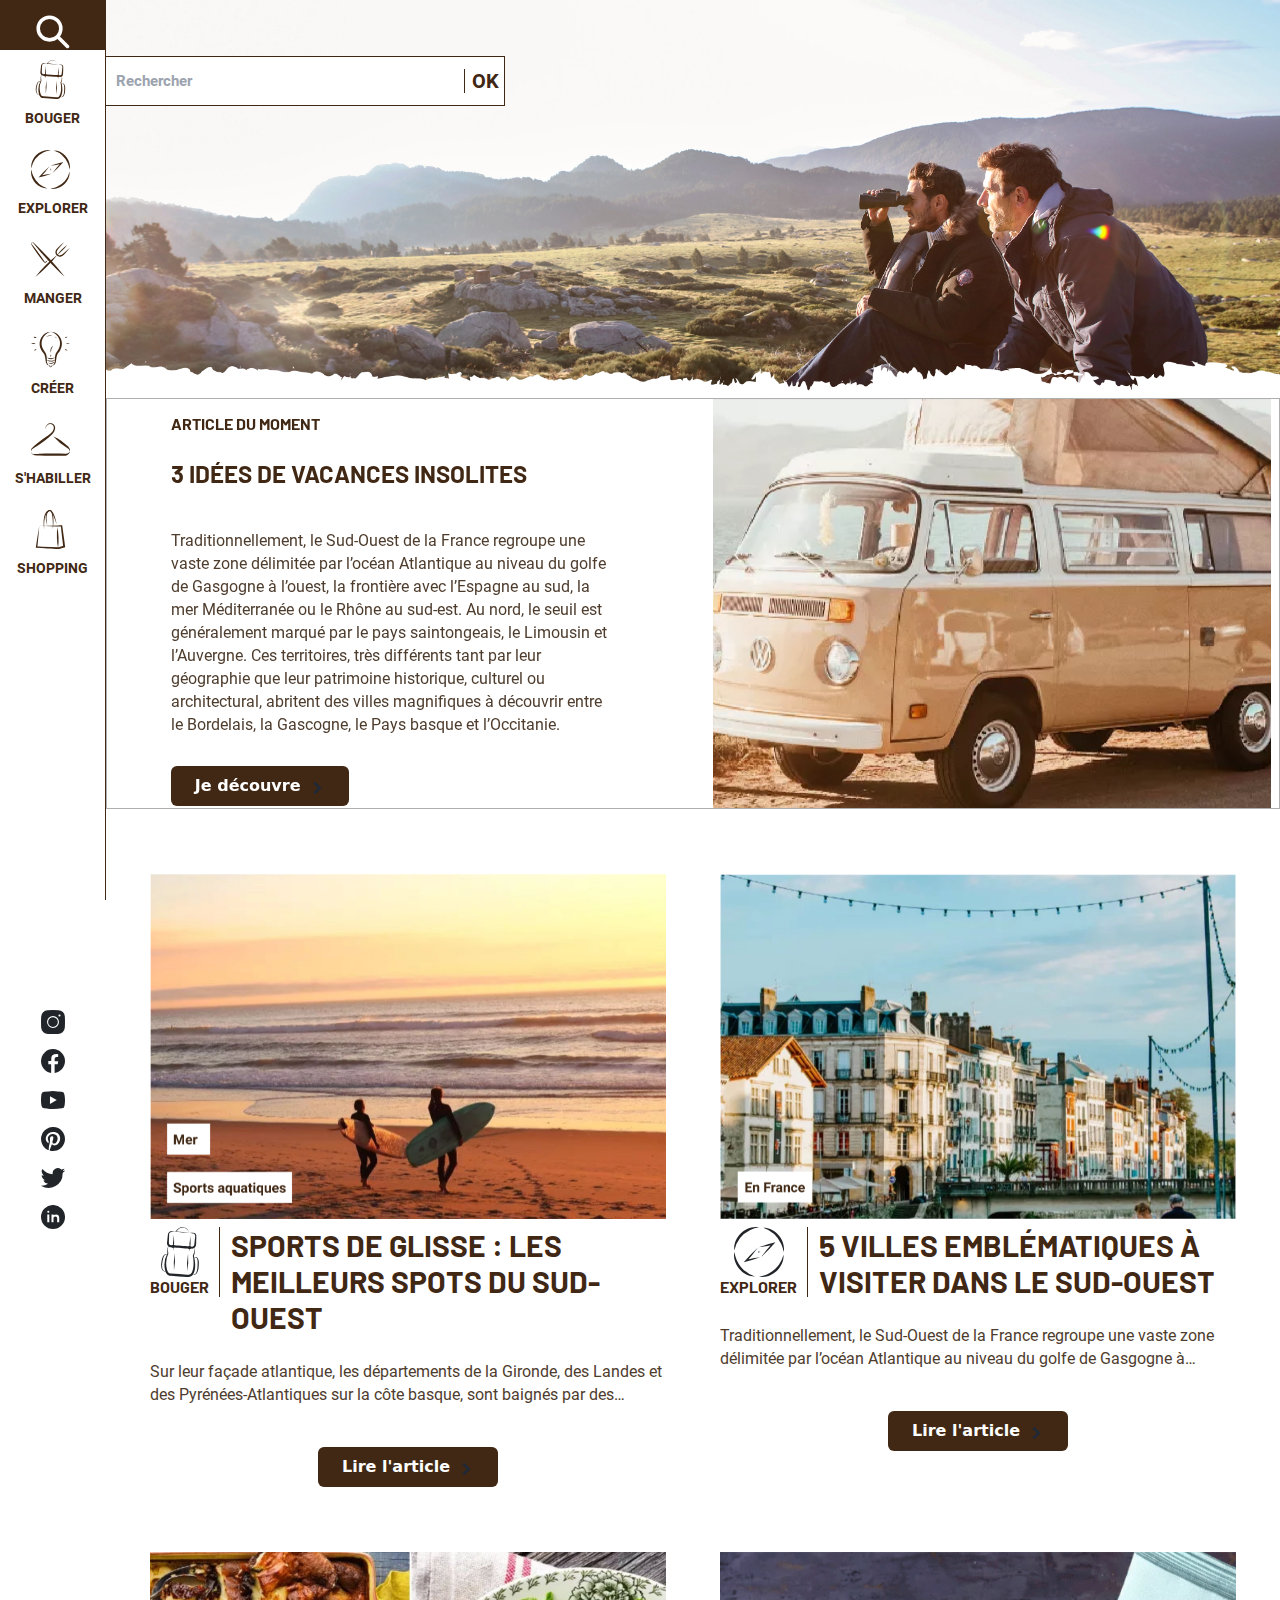
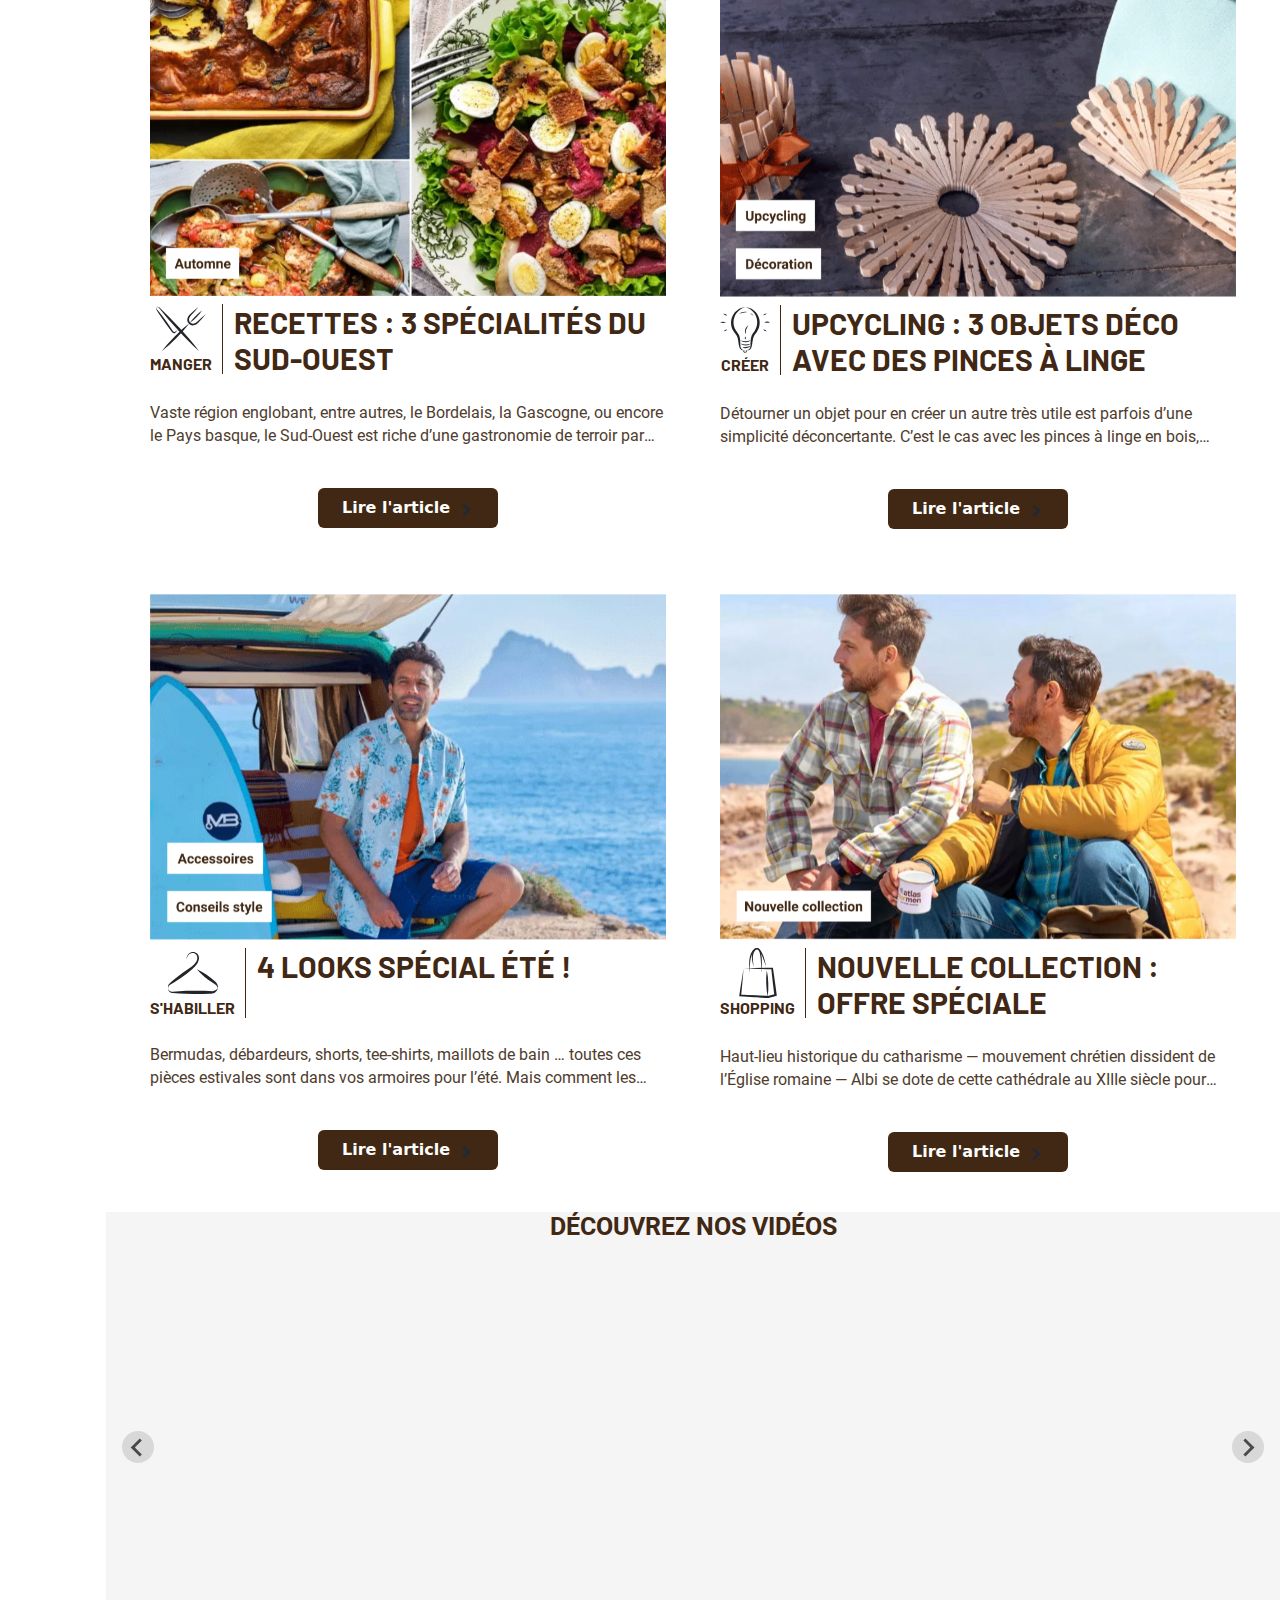
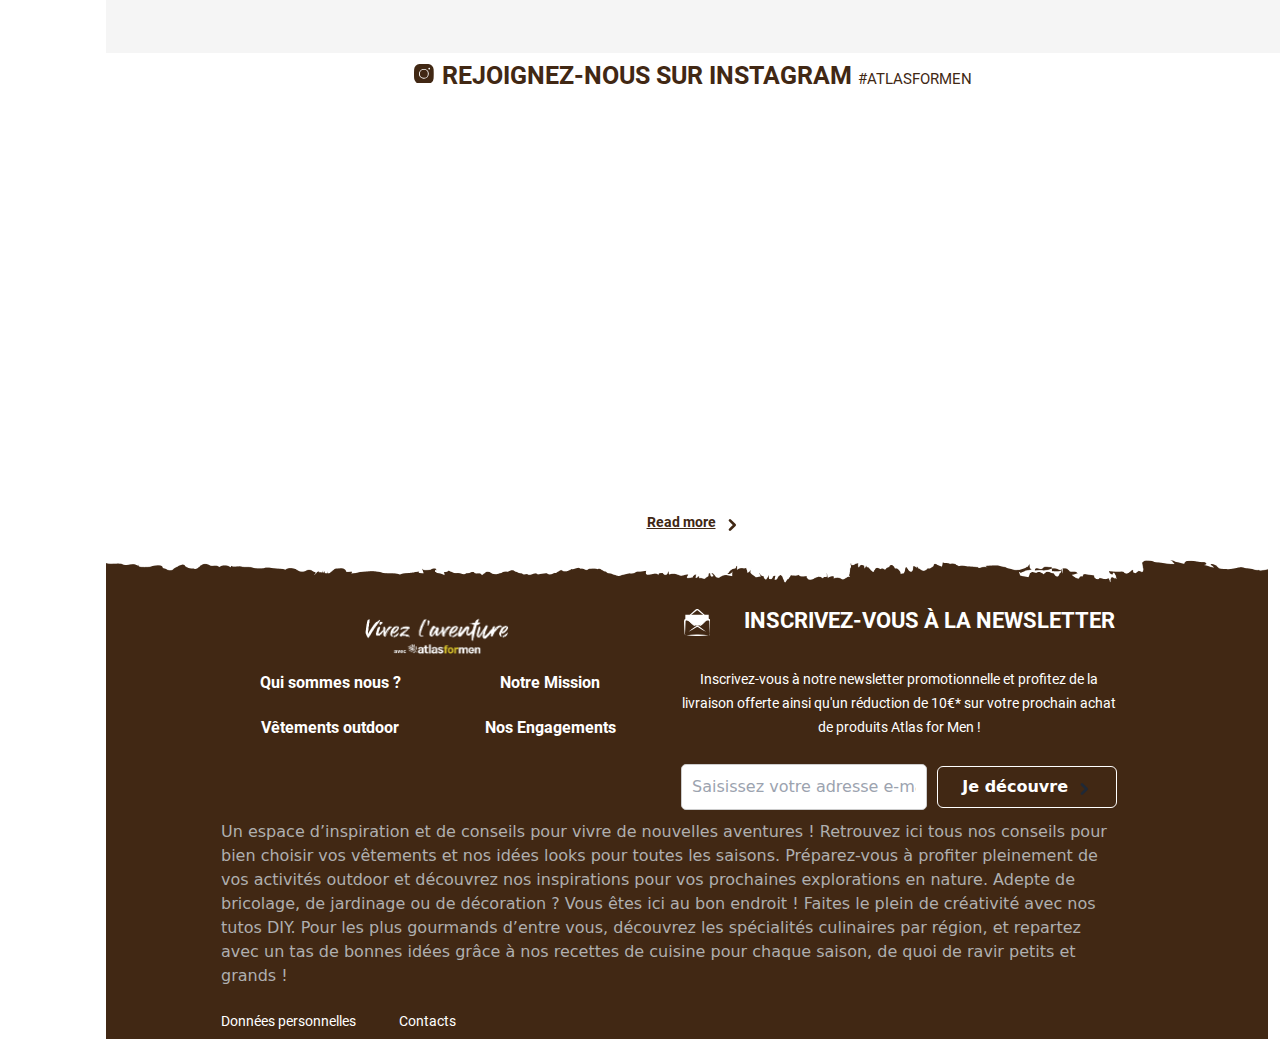
<file: index.csr.html>
<!doctype html>
<html lang="en" data-critters-container>
<head>
  <meta charset="utf-8">
  <base href="/">
  <meta name="viewport" content="width=device-width, initial-scale=1">
  <link rel="icon" type="image/x-icon" href="favicon.ico">
  <title>Front-End Development Test - CS Technologies -  Joshua Watanabe</title>
<style>@charset "UTF-8";*,:before,:after{--tw-border-spacing-x:0;--tw-border-spacing-y:0;--tw-translate-x:0;--tw-translate-y:0;--tw-rotate:0;--tw-skew-x:0;--tw-skew-y:0;--tw-scale-x:1;--tw-scale-y:1;--tw-pan-x: ;--tw-pan-y: ;--tw-pinch-zoom: ;--tw-scroll-snap-strictness:proximity;--tw-gradient-from-position: ;--tw-gradient-via-position: ;--tw-gradient-to-position: ;--tw-ordinal: ;--tw-slashed-zero: ;--tw-numeric-figure: ;--tw-numeric-spacing: ;--tw-numeric-fraction: ;--tw-ring-inset: ;--tw-ring-offset-width:0px;--tw-ring-offset-color:#fff;--tw-ring-color:rgb(59 130 246 / .5);--tw-ring-offset-shadow:0 0 #0000;--tw-ring-shadow:0 0 #0000;--tw-shadow:0 0 #0000;--tw-shadow-colored:0 0 #0000;--tw-blur: ;--tw-brightness: ;--tw-contrast: ;--tw-grayscale: ;--tw-hue-rotate: ;--tw-invert: ;--tw-saturate: ;--tw-sepia: ;--tw-drop-shadow: ;--tw-backdrop-blur: ;--tw-backdrop-brightness: ;--tw-backdrop-contrast: ;--tw-backdrop-grayscale: ;--tw-backdrop-hue-rotate: ;--tw-backdrop-invert: ;--tw-backdrop-opacity: ;--tw-backdrop-saturate: ;--tw-backdrop-sepia: ;--tw-contain-size: ;--tw-contain-layout: ;--tw-contain-paint: ;--tw-contain-style: }*,:before,:after{box-sizing:border-box;border-width:0;border-style:solid;border-color:#e5e7eb}:before,:after{--tw-content:""}html{line-height:1.5;-webkit-text-size-adjust:100%;-moz-tab-size:4;tab-size:4;font-family:ui-sans-serif,system-ui,sans-serif,"Apple Color Emoji","Segoe UI Emoji",Segoe UI Symbol,"Noto Color Emoji";font-feature-settings:normal;font-variation-settings:normal;-webkit-tap-highlight-color:transparent}body{margin:0;line-height:inherit}:root{--bs-blue:#0d6efd;--bs-indigo:#6610f2;--bs-purple:#6f42c1;--bs-pink:#d63384;--bs-red:#dc3545;--bs-orange:#fd7e14;--bs-yellow:#ffc107;--bs-green:#198754;--bs-teal:#20c997;--bs-cyan:#0dcaf0;--bs-black:#000;--bs-white:#fff;--bs-gray:#6c757d;--bs-gray-dark:#343a40;--bs-gray-100:#f8f9fa;--bs-gray-200:#e9ecef;--bs-gray-300:#dee2e6;--bs-gray-400:#ced4da;--bs-gray-500:#adb5bd;--bs-gray-600:#6c757d;--bs-gray-700:#495057;--bs-gray-800:#343a40;--bs-gray-900:#212529;--bs-primary:#0d6efd;--bs-secondary:#6c757d;--bs-success:#198754;--bs-info:#0dcaf0;--bs-warning:#ffc107;--bs-danger:#dc3545;--bs-light:#f8f9fa;--bs-dark:#212529;--bs-primary-rgb:13, 110, 253;--bs-secondary-rgb:108, 117, 125;--bs-success-rgb:25, 135, 84;--bs-info-rgb:13, 202, 240;--bs-warning-rgb:255, 193, 7;--bs-danger-rgb:220, 53, 69;--bs-light-rgb:248, 249, 250;--bs-dark-rgb:33, 37, 41;--bs-primary-text-emphasis:#052c65;--bs-secondary-text-emphasis:#2b2f32;--bs-success-text-emphasis:#0a3622;--bs-info-text-emphasis:#055160;--bs-warning-text-emphasis:#664d03;--bs-danger-text-emphasis:#58151c;--bs-light-text-emphasis:#495057;--bs-dark-text-emphasis:#495057;--bs-primary-bg-subtle:#cfe2ff;--bs-secondary-bg-subtle:#e2e3e5;--bs-success-bg-subtle:#d1e7dd;--bs-info-bg-subtle:#cff4fc;--bs-warning-bg-subtle:#fff3cd;--bs-danger-bg-subtle:#f8d7da;--bs-light-bg-subtle:#fcfcfd;--bs-dark-bg-subtle:#ced4da;--bs-primary-border-subtle:#9ec5fe;--bs-secondary-border-subtle:#c4c8cb;--bs-success-border-subtle:#a3cfbb;--bs-info-border-subtle:#9eeaf9;--bs-warning-border-subtle:#ffe69c;--bs-danger-border-subtle:#f1aeb5;--bs-light-border-subtle:#e9ecef;--bs-dark-border-subtle:#adb5bd;--bs-white-rgb:255, 255, 255;--bs-black-rgb:0, 0, 0;--bs-font-sans-serif:system-ui, -apple-system, "Segoe UI", Roboto, "Helvetica Neue", "Noto Sans", "Liberation Sans", Arial, sans-serif, "Apple Color Emoji", "Segoe UI Emoji", "Segoe UI Symbol", "Noto Color Emoji";--bs-font-monospace:SFMono-Regular, Menlo, Monaco, Consolas, "Liberation Mono", "Courier New", monospace;--bs-gradient:linear-gradient(180deg, rgba(255, 255, 255, .15), rgba(255, 255, 255, 0));--bs-body-font-family:var(--bs-font-sans-serif);--bs-body-font-size:1rem;--bs-body-font-weight:400;--bs-body-line-height:1.5;--bs-body-color:#212529;--bs-body-color-rgb:33, 37, 41;--bs-body-bg:#fff;--bs-body-bg-rgb:255, 255, 255;--bs-emphasis-color:#000;--bs-emphasis-color-rgb:0, 0, 0;--bs-secondary-color:rgba(33, 37, 41, .75);--bs-secondary-color-rgb:33, 37, 41;--bs-secondary-bg:#e9ecef;--bs-secondary-bg-rgb:233, 236, 239;--bs-tertiary-color:rgba(33, 37, 41, .5);--bs-tertiary-color-rgb:33, 37, 41;--bs-tertiary-bg:#f8f9fa;--bs-tertiary-bg-rgb:248, 249, 250;--bs-heading-color:inherit;--bs-link-color:#0d6efd;--bs-link-color-rgb:13, 110, 253;--bs-link-decoration:underline;--bs-link-hover-color:#0a58ca;--bs-link-hover-color-rgb:10, 88, 202;--bs-code-color:#d63384;--bs-highlight-color:#212529;--bs-highlight-bg:#fff3cd;--bs-border-width:1px;--bs-border-style:solid;--bs-border-color:#dee2e6;--bs-border-color-translucent:rgba(0, 0, 0, .175);--bs-border-radius:.375rem;--bs-border-radius-sm:.25rem;--bs-border-radius-lg:.5rem;--bs-border-radius-xl:1rem;--bs-border-radius-xxl:2rem;--bs-border-radius-2xl:var(--bs-border-radius-xxl);--bs-border-radius-pill:50rem;--bs-box-shadow:0 .5rem 1rem rgba(0, 0, 0, .15);--bs-box-shadow-sm:0 .125rem .25rem rgba(0, 0, 0, .075);--bs-box-shadow-lg:0 1rem 3rem rgba(0, 0, 0, .175);--bs-box-shadow-inset:inset 0 1px 2px rgba(0, 0, 0, .075);--bs-focus-ring-width:.25rem;--bs-focus-ring-opacity:.25;--bs-focus-ring-color:rgba(13, 110, 253, .25);--bs-form-valid-color:#198754;--bs-form-valid-border-color:#198754;--bs-form-invalid-color:#dc3545;--bs-form-invalid-border-color:#dc3545}*,*:before,*:after{box-sizing:border-box}@media (prefers-reduced-motion: no-preference){:root{scroll-behavior:smooth}}body{margin:0;font-family:var(--bs-body-font-family);font-size:var(--bs-body-font-size);font-weight:var(--bs-body-font-weight);line-height:var(--bs-body-line-height);color:var(--bs-body-color);text-align:var(--bs-body-text-align);background-color:var(--bs-body-bg);-webkit-text-size-adjust:100%;-webkit-tap-highlight-color:rgba(0,0,0,0)}:root{--bs-breakpoint-xs:0;--bs-breakpoint-sm:576px;--bs-breakpoint-md:768px;--bs-breakpoint-lg:992px;--bs-breakpoint-xl:1200px;--bs-breakpoint-xxl:1400px}</style><link rel="stylesheet" href="styles-6HFASCOI.css" media="print" onload="this.media='all'"><noscript><link rel="stylesheet" href="styles-6HFASCOI.css"></noscript></head>
<body>
  <app-root></app-root>

<script src="polyfills-FFHMD2TL.js" type="module"></script><script src="scripts-EI54N2ZT.js" defer></script><script src="main-MBWCELQU.js" type="module"></script></body>
</html>
</file>
<file: styles-6HFASCOI.css>
@charset "UTF-8";*,:before,:after{--tw-border-spacing-x: 0;--tw-border-spacing-y: 0;--tw-translate-x: 0;--tw-translate-y: 0;--tw-rotate: 0;--tw-skew-x: 0;--tw-skew-y: 0;--tw-scale-x: 1;--tw-scale-y: 1;--tw-pan-x: ;--tw-pan-y: ;--tw-pinch-zoom: ;--tw-scroll-snap-strictness: proximity;--tw-gradient-from-position: ;--tw-gradient-via-position: ;--tw-gradient-to-position: ;--tw-ordinal: ;--tw-slashed-zero: ;--tw-numeric-figure: ;--tw-numeric-spacing: ;--tw-numeric-fraction: ;--tw-ring-inset: ;--tw-ring-offset-width: 0px;--tw-ring-offset-color: #fff;--tw-ring-color: rgb(59 130 246 / .5);--tw-ring-offset-shadow: 0 0 #0000;--tw-ring-shadow: 0 0 #0000;--tw-shadow: 0 0 #0000;--tw-shadow-colored: 0 0 #0000;--tw-blur: ;--tw-brightness: ;--tw-contrast: ;--tw-grayscale: ;--tw-hue-rotate: ;--tw-invert: ;--tw-saturate: ;--tw-sepia: ;--tw-drop-shadow: ;--tw-backdrop-blur: ;--tw-backdrop-brightness: ;--tw-backdrop-contrast: ;--tw-backdrop-grayscale: ;--tw-backdrop-hue-rotate: ;--tw-backdrop-invert: ;--tw-backdrop-opacity: ;--tw-backdrop-saturate: ;--tw-backdrop-sepia: ;--tw-contain-size: ;--tw-contain-layout: ;--tw-contain-paint: ;--tw-contain-style: }::backdrop{--tw-border-spacing-x: 0;--tw-border-spacing-y: 0;--tw-translate-x: 0;--tw-translate-y: 0;--tw-rotate: 0;--tw-skew-x: 0;--tw-skew-y: 0;--tw-scale-x: 1;--tw-scale-y: 1;--tw-pan-x: ;--tw-pan-y: ;--tw-pinch-zoom: ;--tw-scroll-snap-strictness: proximity;--tw-gradient-from-position: ;--tw-gradient-via-position: ;--tw-gradient-to-position: ;--tw-ordinal: ;--tw-slashed-zero: ;--tw-numeric-figure: ;--tw-numeric-spacing: ;--tw-numeric-fraction: ;--tw-ring-inset: ;--tw-ring-offset-width: 0px;--tw-ring-offset-color: #fff;--tw-ring-color: rgb(59 130 246 / .5);--tw-ring-offset-shadow: 0 0 #0000;--tw-ring-shadow: 0 0 #0000;--tw-shadow: 0 0 #0000;--tw-shadow-colored: 0 0 #0000;--tw-blur: ;--tw-brightness: ;--tw-contrast: ;--tw-grayscale: ;--tw-hue-rotate: ;--tw-invert: ;--tw-saturate: ;--tw-sepia: ;--tw-drop-shadow: ;--tw-backdrop-blur: ;--tw-backdrop-brightness: ;--tw-backdrop-contrast: ;--tw-backdrop-grayscale: ;--tw-backdrop-hue-rotate: ;--tw-backdrop-invert: ;--tw-backdrop-opacity: ;--tw-backdrop-saturate: ;--tw-backdrop-sepia: ;--tw-contain-size: ;--tw-contain-layout: ;--tw-contain-paint: ;--tw-contain-style: }*,:before,:after{box-sizing:border-box;border-width:0;border-style:solid;border-color:#e5e7eb}:before,:after{--tw-content: ""}html,:host{line-height:1.5;-webkit-text-size-adjust:100%;-moz-tab-size:4;tab-size:4;font-family:ui-sans-serif,system-ui,sans-serif,"Apple Color Emoji","Segoe UI Emoji",Segoe UI Symbol,"Noto Color Emoji";font-feature-settings:normal;font-variation-settings:normal;-webkit-tap-highlight-color:transparent}body{margin:0;line-height:inherit}hr{height:0;color:inherit;border-top-width:1px}abbr:where([title]){text-decoration:underline dotted}h1,h2,h3,h4,h5,h6{font-size:inherit;font-weight:inherit}a{color:inherit;text-decoration:inherit}code,kbd,samp,pre{font-family:ui-monospace,SFMono-Regular,Menlo,Monaco,Consolas,Liberation Mono,Courier New,monospace;font-feature-settings:normal;font-variation-settings:normal;font-size:1em}small{font-size:80%}sub,sup{font-size:75%;line-height:0;position:relative;vertical-align:baseline}table{text-indent:0;border-color:inherit;border-collapse:collapse}button,input,optgroup,select,textarea{font-family:inherit;font-feature-settings:inherit;font-variation-settings:inherit;font-size:100%;font-weight:inherit;line-height:inherit;letter-spacing:inherit;color:inherit;margin:0;padding:0}button,input:where([type=button]),input:where([type=reset]),input:where([type=submit]){-webkit-appearance:button;background-color:transparent;background-image:none}:-moz-focusring{outline:auto}:-moz-ui-invalid{box-shadow:none}::-webkit-inner-spin-button,::-webkit-outer-spin-button{height:auto}::-webkit-file-upload-button{-webkit-appearance:button;font:inherit}summary{display:list-item}blockquote,dl,dd,h1,h2,h3,h4,h5,h6,hr,figure,p,pre{margin:0}fieldset{margin:0;padding:0}legend{padding:0}ol,ul,menu{list-style:none;margin:0;padding:0}dialog{padding:0}input::placeholder,textarea::placeholder{opacity:1;color:#9ca3af}button,[role=button]{cursor:pointer}:disabled{cursor:default}img,svg,video,canvas,audio,iframe,embed,object{display:block;vertical-align:middle}img,video{max-width:100%;height:auto}[hidden]:where(:not([hidden=until-found])){display:none}.container{width:100%}@media (min-width: 640px){.container{max-width:640px}}@media (min-width: 768px){.container{max-width:768px}}@media (min-width: 1024px){.container{max-width:1024px}}@media (min-width: 1280px){.container{max-width:1280px}}@media (min-width: 1536px){.container{max-width:1536px}}.fixed{position:fixed}.mx-auto{margin-left:auto;margin-right:auto}.mb-2{margin-bottom:.5rem}.ml-2{margin-left:.5rem}.mt-1{margin-top:.25rem}.flex{display:flex}.inline-flex{display:inline-flex}.h-4{height:1rem}.w-1\/2{width:50%}.w-4{width:1rem}.transform{transform:translate(var(--tw-translate-x),var(--tw-translate-y)) rotate(var(--tw-rotate)) skew(var(--tw-skew-x)) skewY(var(--tw-skew-y)) scaleX(var(--tw-scale-x)) scaleY(var(--tw-scale-y))}.items-center{align-items:center}.rounded{border-radius:.25rem}.rounded-lg{border-radius:.5rem}.border{border-width:1px}.border-white{--tw-border-opacity: 1;border-color:rgb(255 255 255 / var(--tw-border-opacity))}.bg-customBrown{--tw-bg-opacity: 1;background-color:rgb(65 40 20 / var(--tw-bg-opacity))}.px-4{padding-left:1rem;padding-right:1rem}.py-2{padding-top:.5rem;padding-bottom:.5rem}.text-center{text-align:center}.font-bold{font-weight:700}.text-customBrown{--tw-text-opacity: 1;color:rgb(65 40 20 / var(--tw-text-opacity))}.text-gray-800{--tw-text-opacity: 1;color:rgb(31 41 55 / var(--tw-text-opacity))}.text-white{--tw-text-opacity: 1;color:rgb(255 255 255 / var(--tw-text-opacity))}.underline{text-decoration-line:underline}.transition{transition-property:color,background-color,border-color,text-decoration-color,fill,stroke,opacity,box-shadow,transform,filter,backdrop-filter;transition-timing-function:cubic-bezier(.4,0,.2,1);transition-duration:.15s}.duration-300{transition-duration:.3s}.ease-in-out{transition-timing-function:cubic-bezier(.4,0,.2,1)}.group:hover .group-hover\:translate-x-2{--tw-translate-x: .5rem;transform:translate(var(--tw-translate-x),var(--tw-translate-y)) rotate(var(--tw-rotate)) skew(var(--tw-skew-x)) skewY(var(--tw-skew-y)) scaleX(var(--tw-scale-x)) scaleY(var(--tw-scale-y))}@media (prefers-color-scheme: dark){.dark\:text-customBrown{--tw-text-opacity: 1;color:rgb(65 40 20 / var(--tw-text-opacity))}.dark\:text-white{--tw-text-opacity: 1;color:rgb(255 255 255 / var(--tw-text-opacity))}}:root,[data-bs-theme=light]{--bs-blue: #0d6efd;--bs-indigo: #6610f2;--bs-purple: #6f42c1;--bs-pink: #d63384;--bs-red: #dc3545;--bs-orange: #fd7e14;--bs-yellow: #ffc107;--bs-green: #198754;--bs-teal: #20c997;--bs-cyan: #0dcaf0;--bs-black: #000;--bs-white: #fff;--bs-gray: #6c757d;--bs-gray-dark: #343a40;--bs-gray-100: #f8f9fa;--bs-gray-200: #e9ecef;--bs-gray-300: #dee2e6;--bs-gray-400: #ced4da;--bs-gray-500: #adb5bd;--bs-gray-600: #6c757d;--bs-gray-700: #495057;--bs-gray-800: #343a40;--bs-gray-900: #212529;--bs-primary: #0d6efd;--bs-secondary: #6c757d;--bs-success: #198754;--bs-info: #0dcaf0;--bs-warning: #ffc107;--bs-danger: #dc3545;--bs-light: #f8f9fa;--bs-dark: #212529;--bs-primary-rgb: 13, 110, 253;--bs-secondary-rgb: 108, 117, 125;--bs-success-rgb: 25, 135, 84;--bs-info-rgb: 13, 202, 240;--bs-warning-rgb: 255, 193, 7;--bs-danger-rgb: 220, 53, 69;--bs-light-rgb: 248, 249, 250;--bs-dark-rgb: 33, 37, 41;--bs-primary-text-emphasis: #052c65;--bs-secondary-text-emphasis: #2b2f32;--bs-success-text-emphasis: #0a3622;--bs-info-text-emphasis: #055160;--bs-warning-text-emphasis: #664d03;--bs-danger-text-emphasis: #58151c;--bs-light-text-emphasis: #495057;--bs-dark-text-emphasis: #495057;--bs-primary-bg-subtle: #cfe2ff;--bs-secondary-bg-subtle: #e2e3e5;--bs-success-bg-subtle: #d1e7dd;--bs-info-bg-subtle: #cff4fc;--bs-warning-bg-subtle: #fff3cd;--bs-danger-bg-subtle: #f8d7da;--bs-light-bg-subtle: #fcfcfd;--bs-dark-bg-subtle: #ced4da;--bs-primary-border-subtle: #9ec5fe;--bs-secondary-border-subtle: #c4c8cb;--bs-success-border-subtle: #a3cfbb;--bs-info-border-subtle: #9eeaf9;--bs-warning-border-subtle: #ffe69c;--bs-danger-border-subtle: #f1aeb5;--bs-light-border-subtle: #e9ecef;--bs-dark-border-subtle: #adb5bd;--bs-white-rgb: 255, 255, 255;--bs-black-rgb: 0, 0, 0;--bs-font-sans-serif: system-ui, -apple-system, "Segoe UI", Roboto, "Helvetica Neue", "Noto Sans", "Liberation Sans", Arial, sans-serif, "Apple Color Emoji", "Segoe UI Emoji", "Segoe UI Symbol", "Noto Color Emoji";--bs-font-monospace: SFMono-Regular, Menlo, Monaco, Consolas, "Liberation Mono", "Courier New", monospace;--bs-gradient: linear-gradient(180deg, rgba(255, 255, 255, .15), rgba(255, 255, 255, 0));--bs-body-font-family: var(--bs-font-sans-serif);--bs-body-font-size: 1rem;--bs-body-font-weight: 400;--bs-body-line-height: 1.5;--bs-body-color: #212529;--bs-body-color-rgb: 33, 37, 41;--bs-body-bg: #fff;--bs-body-bg-rgb: 255, 255, 255;--bs-emphasis-color: #000;--bs-emphasis-color-rgb: 0, 0, 0;--bs-secondary-color: rgba(33, 37, 41, .75);--bs-secondary-color-rgb: 33, 37, 41;--bs-secondary-bg: #e9ecef;--bs-secondary-bg-rgb: 233, 236, 239;--bs-tertiary-color: rgba(33, 37, 41, .5);--bs-tertiary-color-rgb: 33, 37, 41;--bs-tertiary-bg: #f8f9fa;--bs-tertiary-bg-rgb: 248, 249, 250;--bs-heading-color: inherit;--bs-link-color: #0d6efd;--bs-link-color-rgb: 13, 110, 253;--bs-link-decoration: underline;--bs-link-hover-color: #0a58ca;--bs-link-hover-color-rgb: 10, 88, 202;--bs-code-color: #d63384;--bs-highlight-color: #212529;--bs-highlight-bg: #fff3cd;--bs-border-width: 1px;--bs-border-style: solid;--bs-border-color: #dee2e6;--bs-border-color-translucent: rgba(0, 0, 0, .175);--bs-border-radius: .375rem;--bs-border-radius-sm: .25rem;--bs-border-radius-lg: .5rem;--bs-border-radius-xl: 1rem;--bs-border-radius-xxl: 2rem;--bs-border-radius-2xl: var(--bs-border-radius-xxl);--bs-border-radius-pill: 50rem;--bs-box-shadow: 0 .5rem 1rem rgba(0, 0, 0, .15);--bs-box-shadow-sm: 0 .125rem .25rem rgba(0, 0, 0, .075);--bs-box-shadow-lg: 0 1rem 3rem rgba(0, 0, 0, .175);--bs-box-shadow-inset: inset 0 1px 2px rgba(0, 0, 0, .075);--bs-focus-ring-width: .25rem;--bs-focus-ring-opacity: .25;--bs-focus-ring-color: rgba(13, 110, 253, .25);--bs-form-valid-color: #198754;--bs-form-valid-border-color: #198754;--bs-form-invalid-color: #dc3545;--bs-form-invalid-border-color: #dc3545}[data-bs-theme=dark]{color-scheme:dark;--bs-body-color: #dee2e6;--bs-body-color-rgb: 222, 226, 230;--bs-body-bg: #212529;--bs-body-bg-rgb: 33, 37, 41;--bs-emphasis-color: #fff;--bs-emphasis-color-rgb: 255, 255, 255;--bs-secondary-color: rgba(222, 226, 230, .75);--bs-secondary-color-rgb: 222, 226, 230;--bs-secondary-bg: #343a40;--bs-secondary-bg-rgb: 52, 58, 64;--bs-tertiary-color: rgba(222, 226, 230, .5);--bs-tertiary-color-rgb: 222, 226, 230;--bs-tertiary-bg: #2b3035;--bs-tertiary-bg-rgb: 43, 48, 53;--bs-primary-text-emphasis: #6ea8fe;--bs-secondary-text-emphasis: #a7acb1;--bs-success-text-emphasis: #75b798;--bs-info-text-emphasis: #6edff6;--bs-warning-text-emphasis: #ffda6a;--bs-danger-text-emphasis: #ea868f;--bs-light-text-emphasis: #f8f9fa;--bs-dark-text-emphasis: #dee2e6;--bs-primary-bg-subtle: #031633;--bs-secondary-bg-subtle: #161719;--bs-success-bg-subtle: #051b11;--bs-info-bg-subtle: #032830;--bs-warning-bg-subtle: #332701;--bs-danger-bg-subtle: #2c0b0e;--bs-light-bg-subtle: #343a40;--bs-dark-bg-subtle: #1a1d20;--bs-primary-border-subtle: #084298;--bs-secondary-border-subtle: #41464b;--bs-success-border-subtle: #0f5132;--bs-info-border-subtle: #087990;--bs-warning-border-subtle: #997404;--bs-danger-border-subtle: #842029;--bs-light-border-subtle: #495057;--bs-dark-border-subtle: #343a40;--bs-heading-color: inherit;--bs-link-color: #6ea8fe;--bs-link-hover-color: #8bb9fe;--bs-link-color-rgb: 110, 168, 254;--bs-link-hover-color-rgb: 139, 185, 254;--bs-code-color: #e685b5;--bs-highlight-color: #dee2e6;--bs-highlight-bg: #664d03;--bs-border-color: #495057;--bs-border-color-translucent: rgba(255, 255, 255, .15);--bs-form-valid-color: #75b798;--bs-form-valid-border-color: #75b798;--bs-form-invalid-color: #ea868f;--bs-form-invalid-border-color: #ea868f}*,*:before,*:after{box-sizing:border-box}@media (prefers-reduced-motion: no-preference){:root{scroll-behavior:smooth}}body{margin:0;font-family:var(--bs-body-font-family);font-size:var(--bs-body-font-size);font-weight:var(--bs-body-font-weight);line-height:var(--bs-body-line-height);color:var(--bs-body-color);text-align:var(--bs-body-text-align);background-color:var(--bs-body-bg);-webkit-text-size-adjust:100%;-webkit-tap-highlight-color:rgba(0,0,0,0)}hr{margin:1rem 0;color:inherit;border:0;border-top:var(--bs-border-width) solid;opacity:.25}h6,.h6,h5,.h5,h4,.h4,h3,.h3,h2,.h2,h1,.h1{margin-top:0;margin-bottom:.5rem;font-weight:500;line-height:1.2;color:var(--bs-heading-color)}h1,.h1{font-size:calc(1.375rem + 1.5vw)}@media (min-width: 1200px){h1,.h1{font-size:2.5rem}}h2,.h2{font-size:calc(1.325rem + .9vw)}@media (min-width: 1200px){h2,.h2{font-size:2rem}}h3,.h3{font-size:calc(1.3rem + .6vw)}@media (min-width: 1200px){h3,.h3{font-size:1.75rem}}h4,.h4{font-size:calc(1.275rem + .3vw)}@media (min-width: 1200px){h4,.h4{font-size:1.5rem}}h5,.h5{font-size:1.25rem}h6,.h6{font-size:1rem}p{margin-top:0;margin-bottom:1rem}abbr[title]{-webkit-text-decoration:underline dotted;text-decoration:underline dotted;cursor:help;-webkit-text-decoration-skip-ink:none;text-decoration-skip-ink:none}address{margin-bottom:1rem;font-style:normal;line-height:inherit}ol,ul{padding-left:2rem}ol,ul,dl{margin-top:0;margin-bottom:1rem}ol ol,ul ul,ol ul,ul ol{margin-bottom:0}dt{font-weight:700}dd{margin-bottom:.5rem;margin-left:0}blockquote{margin:0 0 1rem}b,strong{font-weight:bolder}small,.small{font-size:.875em}mark,.mark{padding:.1875em;color:var(--bs-highlight-color);background-color:var(--bs-highlight-bg)}sub,sup{position:relative;font-size:.75em;line-height:0;vertical-align:baseline}sub{bottom:-.25em}sup{top:-.5em}a{color:rgba(var(--bs-link-color-rgb),var(--bs-link-opacity, 1));text-decoration:underline}a:hover{--bs-link-color-rgb: var(--bs-link-hover-color-rgb)}a:not([href]):not([class]),a:not([href]):not([class]):hover{color:inherit;text-decoration:none}pre,code,kbd,samp{font-family:var(--bs-font-monospace);font-size:1em}pre{display:block;margin-top:0;margin-bottom:1rem;overflow:auto;font-size:.875em}pre code{font-size:inherit;color:inherit;word-break:normal}code{font-size:.875em;color:var(--bs-code-color);word-wrap:break-word}a>code{color:inherit}kbd{padding:.1875rem .375rem;font-size:.875em;color:var(--bs-body-bg);background-color:var(--bs-body-color);border-radius:.25rem}kbd kbd{padding:0;font-size:1em}figure{margin:0 0 1rem}img,svg{vertical-align:middle}table{caption-side:bottom;border-collapse:collapse}caption{padding-top:.5rem;padding-bottom:.5rem;color:var(--bs-secondary-color);text-align:left}th{text-align:inherit;text-align:-webkit-match-parent}thead,tbody,tfoot,tr,td,th{border-color:inherit;border-style:solid;border-width:0}label{display:inline-block}button{border-radius:0}button:focus:not(:focus-visible){outline:0}input,button,select,optgroup,textarea{margin:0;font-family:inherit;font-size:inherit;line-height:inherit}button,select{text-transform:none}[role=button]{cursor:pointer}select{word-wrap:normal}select:disabled{opacity:1}[list]:not([type=date]):not([type=datetime-local]):not([type=month]):not([type=week]):not([type=time])::-webkit-calendar-picker-indicator{display:none!important}button,[type=button],[type=reset],[type=submit]{-webkit-appearance:button}button:not(:disabled),[type=button]:not(:disabled),[type=reset]:not(:disabled),[type=submit]:not(:disabled){cursor:pointer}::-moz-focus-inner{padding:0;border-style:none}textarea{resize:vertical}fieldset{min-width:0;padding:0;margin:0;border:0}legend{float:left;width:100%;padding:0;margin-bottom:.5rem;font-size:calc(1.275rem + .3vw);line-height:inherit}@media (min-width: 1200px){legend{font-size:1.5rem}}legend+*{clear:left}::-webkit-datetime-edit-fields-wrapper,::-webkit-datetime-edit-text,::-webkit-datetime-edit-minute,::-webkit-datetime-edit-hour-field,::-webkit-datetime-edit-day-field,::-webkit-datetime-edit-month-field,::-webkit-datetime-edit-year-field{padding:0}::-webkit-inner-spin-button{height:auto}[type=search]{-webkit-appearance:textfield;outline-offset:-2px}::-webkit-search-decoration{-webkit-appearance:none}::-webkit-color-swatch-wrapper{padding:0}::-webkit-file-upload-button{font:inherit;-webkit-appearance:button}::file-selector-button{font:inherit;-webkit-appearance:button}output{display:inline-block}iframe{border:0}summary{display:list-item;cursor:pointer}progress{vertical-align:baseline}[hidden]{display:none!important}.lead{font-size:1.25rem;font-weight:300}.display-1{font-size:calc(1.625rem + 4.5vw);font-weight:300;line-height:1.2}@media (min-width: 1200px){.display-1{font-size:5rem}}.display-2{font-size:calc(1.575rem + 3.9vw);font-weight:300;line-height:1.2}@media (min-width: 1200px){.display-2{font-size:4.5rem}}.display-3{font-size:calc(1.525rem + 3.3vw);font-weight:300;line-height:1.2}@media (min-width: 1200px){.display-3{font-size:4rem}}.display-4{font-size:calc(1.475rem + 2.7vw);font-weight:300;line-height:1.2}@media (min-width: 1200px){.display-4{font-size:3.5rem}}.display-5{font-size:calc(1.425rem + 2.1vw);font-weight:300;line-height:1.2}@media (min-width: 1200px){.display-5{font-size:3rem}}.display-6{font-size:calc(1.375rem + 1.5vw);font-weight:300;line-height:1.2}@media (min-width: 1200px){.display-6{font-size:2.5rem}}.list-unstyled,.list-inline{padding-left:0;list-style:none}.list-inline-item{display:inline-block}.list-inline-item:not(:last-child){margin-right:.5rem}.initialism{font-size:.875em;text-transform:uppercase}.blockquote{margin-bottom:1rem;font-size:1.25rem}.blockquote>:last-child{margin-bottom:0}.blockquote-footer{margin-top:-1rem;margin-bottom:1rem;font-size:.875em;color:#6c757d}.blockquote-footer:before{content:"\2014\a0"}.img-fluid{max-width:100%;height:auto}.img-thumbnail{padding:.25rem;background-color:var(--bs-body-bg);border:var(--bs-border-width) solid var(--bs-border-color);border-radius:var(--bs-border-radius);max-width:100%;height:auto}.figure{display:inline-block}.figure-img{margin-bottom:.5rem;line-height:1}.figure-caption{font-size:.875em;color:var(--bs-secondary-color)}.container,.container-fluid,.container-xxl,.container-xl,.container-lg,.container-md,.container-sm{--bs-gutter-x: 1.5rem;--bs-gutter-y: 0;width:100%;padding-right:calc(var(--bs-gutter-x) * .5);padding-left:calc(var(--bs-gutter-x) * .5);margin-right:auto;margin-left:auto}@media (min-width: 576px){.container-sm,.container{max-width:540px}}@media (min-width: 768px){.container-md,.container-sm,.container{max-width:720px}}@media (min-width: 992px){.container-lg,.container-md,.container-sm,.container{max-width:960px}}@media (min-width: 1200px){.container-xl,.container-lg,.container-md,.container-sm,.container{max-width:1140px}}@media (min-width: 1400px){.container-xxl,.container-xl,.container-lg,.container-md,.container-sm,.container{max-width:1320px}}:root{--bs-breakpoint-xs: 0;--bs-breakpoint-sm: 576px;--bs-breakpoint-md: 768px;--bs-breakpoint-lg: 992px;--bs-breakpoint-xl: 1200px;--bs-breakpoint-xxl: 1400px}.row{--bs-gutter-x: 1.5rem;--bs-gutter-y: 0;display:flex;flex-wrap:wrap;margin-top:calc(-1 * var(--bs-gutter-y));margin-right:calc(-.5 * var(--bs-gutter-x));margin-left:calc(-.5 * var(--bs-gutter-x))}.row>*{flex-shrink:0;width:100%;max-width:100%;padding-right:calc(var(--bs-gutter-x) * .5);padding-left:calc(var(--bs-gutter-x) * .5);margin-top:var(--bs-gutter-y)}.col{flex:1 0 0%}.row-cols-auto>*{flex:0 0 auto;width:auto}.row-cols-1>*{flex:0 0 auto;width:100%}.row-cols-2>*{flex:0 0 auto;width:50%}.row-cols-3>*{flex:0 0 auto;width:33.33333333%}.row-cols-4>*{flex:0 0 auto;width:25%}.row-cols-5>*{flex:0 0 auto;width:20%}.row-cols-6>*{flex:0 0 auto;width:16.66666667%}.col-auto{flex:0 0 auto;width:auto}.col-1{flex:0 0 auto;width:8.33333333%}.col-2{flex:0 0 auto;width:16.66666667%}.col-3{flex:0 0 auto;width:25%}.col-4{flex:0 0 auto;width:33.33333333%}.col-5{flex:0 0 auto;width:41.66666667%}.col-6{flex:0 0 auto;width:50%}.col-7{flex:0 0 auto;width:58.33333333%}.col-8{flex:0 0 auto;width:66.66666667%}.col-9{flex:0 0 auto;width:75%}.col-10{flex:0 0 auto;width:83.33333333%}.col-11{flex:0 0 auto;width:91.66666667%}.col-12{flex:0 0 auto;width:100%}.offset-1{margin-left:8.33333333%}.offset-2{margin-left:16.66666667%}.offset-3{margin-left:25%}.offset-4{margin-left:33.33333333%}.offset-5{margin-left:41.66666667%}.offset-6{margin-left:50%}.offset-7{margin-left:58.33333333%}.offset-8{margin-left:66.66666667%}.offset-9{margin-left:75%}.offset-10{margin-left:83.33333333%}.offset-11{margin-left:91.66666667%}.g-0,.gx-0{--bs-gutter-x: 0}.g-0,.gy-0{--bs-gutter-y: 0}.g-1,.gx-1{--bs-gutter-x: .25rem}.g-1,.gy-1{--bs-gutter-y: .25rem}.g-2,.gx-2{--bs-gutter-x: .5rem}.g-2,.gy-2{--bs-gutter-y: .5rem}.g-3,.gx-3{--bs-gutter-x: 1rem}.g-3,.gy-3{--bs-gutter-y: 1rem}.g-4,.gx-4{--bs-gutter-x: 1.5rem}.g-4,.gy-4{--bs-gutter-y: 1.5rem}.g-5,.gx-5{--bs-gutter-x: 3rem}.g-5,.gy-5{--bs-gutter-y: 3rem}@media (min-width: 576px){.col-sm{flex:1 0 0%}.row-cols-sm-auto>*{flex:0 0 auto;width:auto}.row-cols-sm-1>*{flex:0 0 auto;width:100%}.row-cols-sm-2>*{flex:0 0 auto;width:50%}.row-cols-sm-3>*{flex:0 0 auto;width:33.33333333%}.row-cols-sm-4>*{flex:0 0 auto;width:25%}.row-cols-sm-5>*{flex:0 0 auto;width:20%}.row-cols-sm-6>*{flex:0 0 auto;width:16.66666667%}.col-sm-auto{flex:0 0 auto;width:auto}.col-sm-1{flex:0 0 auto;width:8.33333333%}.col-sm-2{flex:0 0 auto;width:16.66666667%}.col-sm-3{flex:0 0 auto;width:25%}.col-sm-4{flex:0 0 auto;width:33.33333333%}.col-sm-5{flex:0 0 auto;width:41.66666667%}.col-sm-6{flex:0 0 auto;width:50%}.col-sm-7{flex:0 0 auto;width:58.33333333%}.col-sm-8{flex:0 0 auto;width:66.66666667%}.col-sm-9{flex:0 0 auto;width:75%}.col-sm-10{flex:0 0 auto;width:83.33333333%}.col-sm-11{flex:0 0 auto;width:91.66666667%}.col-sm-12{flex:0 0 auto;width:100%}.offset-sm-0{margin-left:0}.offset-sm-1{margin-left:8.33333333%}.offset-sm-2{margin-left:16.66666667%}.offset-sm-3{margin-left:25%}.offset-sm-4{margin-left:33.33333333%}.offset-sm-5{margin-left:41.66666667%}.offset-sm-6{margin-left:50%}.offset-sm-7{margin-left:58.33333333%}.offset-sm-8{margin-left:66.66666667%}.offset-sm-9{margin-left:75%}.offset-sm-10{margin-left:83.33333333%}.offset-sm-11{margin-left:91.66666667%}.g-sm-0,.gx-sm-0{--bs-gutter-x: 0}.g-sm-0,.gy-sm-0{--bs-gutter-y: 0}.g-sm-1,.gx-sm-1{--bs-gutter-x: .25rem}.g-sm-1,.gy-sm-1{--bs-gutter-y: .25rem}.g-sm-2,.gx-sm-2{--bs-gutter-x: .5rem}.g-sm-2,.gy-sm-2{--bs-gutter-y: .5rem}.g-sm-3,.gx-sm-3{--bs-gutter-x: 1rem}.g-sm-3,.gy-sm-3{--bs-gutter-y: 1rem}.g-sm-4,.gx-sm-4{--bs-gutter-x: 1.5rem}.g-sm-4,.gy-sm-4{--bs-gutter-y: 1.5rem}.g-sm-5,.gx-sm-5{--bs-gutter-x: 3rem}.g-sm-5,.gy-sm-5{--bs-gutter-y: 3rem}}@media (min-width: 768px){.col-md{flex:1 0 0%}.row-cols-md-auto>*{flex:0 0 auto;width:auto}.row-cols-md-1>*{flex:0 0 auto;width:100%}.row-cols-md-2>*{flex:0 0 auto;width:50%}.row-cols-md-3>*{flex:0 0 auto;width:33.33333333%}.row-cols-md-4>*{flex:0 0 auto;width:25%}.row-cols-md-5>*{flex:0 0 auto;width:20%}.row-cols-md-6>*{flex:0 0 auto;width:16.66666667%}.col-md-auto{flex:0 0 auto;width:auto}.col-md-1{flex:0 0 auto;width:8.33333333%}.col-md-2{flex:0 0 auto;width:16.66666667%}.col-md-3{flex:0 0 auto;width:25%}.col-md-4{flex:0 0 auto;width:33.33333333%}.col-md-5{flex:0 0 auto;width:41.66666667%}.col-md-6{flex:0 0 auto;width:50%}.col-md-7{flex:0 0 auto;width:58.33333333%}.col-md-8{flex:0 0 auto;width:66.66666667%}.col-md-9{flex:0 0 auto;width:75%}.col-md-10{flex:0 0 auto;width:83.33333333%}.col-md-11{flex:0 0 auto;width:91.66666667%}.col-md-12{flex:0 0 auto;width:100%}.offset-md-0{margin-left:0}.offset-md-1{margin-left:8.33333333%}.offset-md-2{margin-left:16.66666667%}.offset-md-3{margin-left:25%}.offset-md-4{margin-left:33.33333333%}.offset-md-5{margin-left:41.66666667%}.offset-md-6{margin-left:50%}.offset-md-7{margin-left:58.33333333%}.offset-md-8{margin-left:66.66666667%}.offset-md-9{margin-left:75%}.offset-md-10{margin-left:83.33333333%}.offset-md-11{margin-left:91.66666667%}.g-md-0,.gx-md-0{--bs-gutter-x: 0}.g-md-0,.gy-md-0{--bs-gutter-y: 0}.g-md-1,.gx-md-1{--bs-gutter-x: .25rem}.g-md-1,.gy-md-1{--bs-gutter-y: .25rem}.g-md-2,.gx-md-2{--bs-gutter-x: .5rem}.g-md-2,.gy-md-2{--bs-gutter-y: .5rem}.g-md-3,.gx-md-3{--bs-gutter-x: 1rem}.g-md-3,.gy-md-3{--bs-gutter-y: 1rem}.g-md-4,.gx-md-4{--bs-gutter-x: 1.5rem}.g-md-4,.gy-md-4{--bs-gutter-y: 1.5rem}.g-md-5,.gx-md-5{--bs-gutter-x: 3rem}.g-md-5,.gy-md-5{--bs-gutter-y: 3rem}}@media (min-width: 992px){.col-lg{flex:1 0 0%}.row-cols-lg-auto>*{flex:0 0 auto;width:auto}.row-cols-lg-1>*{flex:0 0 auto;width:100%}.row-cols-lg-2>*{flex:0 0 auto;width:50%}.row-cols-lg-3>*{flex:0 0 auto;width:33.33333333%}.row-cols-lg-4>*{flex:0 0 auto;width:25%}.row-cols-lg-5>*{flex:0 0 auto;width:20%}.row-cols-lg-6>*{flex:0 0 auto;width:16.66666667%}.col-lg-auto{flex:0 0 auto;width:auto}.col-lg-1{flex:0 0 auto;width:8.33333333%}.col-lg-2{flex:0 0 auto;width:16.66666667%}.col-lg-3{flex:0 0 auto;width:25%}.col-lg-4{flex:0 0 auto;width:33.33333333%}.col-lg-5{flex:0 0 auto;width:41.66666667%}.col-lg-6{flex:0 0 auto;width:50%}.col-lg-7{flex:0 0 auto;width:58.33333333%}.col-lg-8{flex:0 0 auto;width:66.66666667%}.col-lg-9{flex:0 0 auto;width:75%}.col-lg-10{flex:0 0 auto;width:83.33333333%}.col-lg-11{flex:0 0 auto;width:91.66666667%}.col-lg-12{flex:0 0 auto;width:100%}.offset-lg-0{margin-left:0}.offset-lg-1{margin-left:8.33333333%}.offset-lg-2{margin-left:16.66666667%}.offset-lg-3{margin-left:25%}.offset-lg-4{margin-left:33.33333333%}.offset-lg-5{margin-left:41.66666667%}.offset-lg-6{margin-left:50%}.offset-lg-7{margin-left:58.33333333%}.offset-lg-8{margin-left:66.66666667%}.offset-lg-9{margin-left:75%}.offset-lg-10{margin-left:83.33333333%}.offset-lg-11{margin-left:91.66666667%}.g-lg-0,.gx-lg-0{--bs-gutter-x: 0}.g-lg-0,.gy-lg-0{--bs-gutter-y: 0}.g-lg-1,.gx-lg-1{--bs-gutter-x: .25rem}.g-lg-1,.gy-lg-1{--bs-gutter-y: .25rem}.g-lg-2,.gx-lg-2{--bs-gutter-x: .5rem}.g-lg-2,.gy-lg-2{--bs-gutter-y: .5rem}.g-lg-3,.gx-lg-3{--bs-gutter-x: 1rem}.g-lg-3,.gy-lg-3{--bs-gutter-y: 1rem}.g-lg-4,.gx-lg-4{--bs-gutter-x: 1.5rem}.g-lg-4,.gy-lg-4{--bs-gutter-y: 1.5rem}.g-lg-5,.gx-lg-5{--bs-gutter-x: 3rem}.g-lg-5,.gy-lg-5{--bs-gutter-y: 3rem}}@media (min-width: 1200px){.col-xl{flex:1 0 0%}.row-cols-xl-auto>*{flex:0 0 auto;width:auto}.row-cols-xl-1>*{flex:0 0 auto;width:100%}.row-cols-xl-2>*{flex:0 0 auto;width:50%}.row-cols-xl-3>*{flex:0 0 auto;width:33.33333333%}.row-cols-xl-4>*{flex:0 0 auto;width:25%}.row-cols-xl-5>*{flex:0 0 auto;width:20%}.row-cols-xl-6>*{flex:0 0 auto;width:16.66666667%}.col-xl-auto{flex:0 0 auto;width:auto}.col-xl-1{flex:0 0 auto;width:8.33333333%}.col-xl-2{flex:0 0 auto;width:16.66666667%}.col-xl-3{flex:0 0 auto;width:25%}.col-xl-4{flex:0 0 auto;width:33.33333333%}.col-xl-5{flex:0 0 auto;width:41.66666667%}.col-xl-6{flex:0 0 auto;width:50%}.col-xl-7{flex:0 0 auto;width:58.33333333%}.col-xl-8{flex:0 0 auto;width:66.66666667%}.col-xl-9{flex:0 0 auto;width:75%}.col-xl-10{flex:0 0 auto;width:83.33333333%}.col-xl-11{flex:0 0 auto;width:91.66666667%}.col-xl-12{flex:0 0 auto;width:100%}.offset-xl-0{margin-left:0}.offset-xl-1{margin-left:8.33333333%}.offset-xl-2{margin-left:16.66666667%}.offset-xl-3{margin-left:25%}.offset-xl-4{margin-left:33.33333333%}.offset-xl-5{margin-left:41.66666667%}.offset-xl-6{margin-left:50%}.offset-xl-7{margin-left:58.33333333%}.offset-xl-8{margin-left:66.66666667%}.offset-xl-9{margin-left:75%}.offset-xl-10{margin-left:83.33333333%}.offset-xl-11{margin-left:91.66666667%}.g-xl-0,.gx-xl-0{--bs-gutter-x: 0}.g-xl-0,.gy-xl-0{--bs-gutter-y: 0}.g-xl-1,.gx-xl-1{--bs-gutter-x: .25rem}.g-xl-1,.gy-xl-1{--bs-gutter-y: .25rem}.g-xl-2,.gx-xl-2{--bs-gutter-x: .5rem}.g-xl-2,.gy-xl-2{--bs-gutter-y: .5rem}.g-xl-3,.gx-xl-3{--bs-gutter-x: 1rem}.g-xl-3,.gy-xl-3{--bs-gutter-y: 1rem}.g-xl-4,.gx-xl-4{--bs-gutter-x: 1.5rem}.g-xl-4,.gy-xl-4{--bs-gutter-y: 1.5rem}.g-xl-5,.gx-xl-5{--bs-gutter-x: 3rem}.g-xl-5,.gy-xl-5{--bs-gutter-y: 3rem}}@media (min-width: 1400px){.col-xxl{flex:1 0 0%}.row-cols-xxl-auto>*{flex:0 0 auto;width:auto}.row-cols-xxl-1>*{flex:0 0 auto;width:100%}.row-cols-xxl-2>*{flex:0 0 auto;width:50%}.row-cols-xxl-3>*{flex:0 0 auto;width:33.33333333%}.row-cols-xxl-4>*{flex:0 0 auto;width:25%}.row-cols-xxl-5>*{flex:0 0 auto;width:20%}.row-cols-xxl-6>*{flex:0 0 auto;width:16.66666667%}.col-xxl-auto{flex:0 0 auto;width:auto}.col-xxl-1{flex:0 0 auto;width:8.33333333%}.col-xxl-2{flex:0 0 auto;width:16.66666667%}.col-xxl-3{flex:0 0 auto;width:25%}.col-xxl-4{flex:0 0 auto;width:33.33333333%}.col-xxl-5{flex:0 0 auto;width:41.66666667%}.col-xxl-6{flex:0 0 auto;width:50%}.col-xxl-7{flex:0 0 auto;width:58.33333333%}.col-xxl-8{flex:0 0 auto;width:66.66666667%}.col-xxl-9{flex:0 0 auto;width:75%}.col-xxl-10{flex:0 0 auto;width:83.33333333%}.col-xxl-11{flex:0 0 auto;width:91.66666667%}.col-xxl-12{flex:0 0 auto;width:100%}.offset-xxl-0{margin-left:0}.offset-xxl-1{margin-left:8.33333333%}.offset-xxl-2{margin-left:16.66666667%}.offset-xxl-3{margin-left:25%}.offset-xxl-4{margin-left:33.33333333%}.offset-xxl-5{margin-left:41.66666667%}.offset-xxl-6{margin-left:50%}.offset-xxl-7{margin-left:58.33333333%}.offset-xxl-8{margin-left:66.66666667%}.offset-xxl-9{margin-left:75%}.offset-xxl-10{margin-left:83.33333333%}.offset-xxl-11{margin-left:91.66666667%}.g-xxl-0,.gx-xxl-0{--bs-gutter-x: 0}.g-xxl-0,.gy-xxl-0{--bs-gutter-y: 0}.g-xxl-1,.gx-xxl-1{--bs-gutter-x: .25rem}.g-xxl-1,.gy-xxl-1{--bs-gutter-y: .25rem}.g-xxl-2,.gx-xxl-2{--bs-gutter-x: .5rem}.g-xxl-2,.gy-xxl-2{--bs-gutter-y: .5rem}.g-xxl-3,.gx-xxl-3{--bs-gutter-x: 1rem}.g-xxl-3,.gy-xxl-3{--bs-gutter-y: 1rem}.g-xxl-4,.gx-xxl-4{--bs-gutter-x: 1.5rem}.g-xxl-4,.gy-xxl-4{--bs-gutter-y: 1.5rem}.g-xxl-5,.gx-xxl-5{--bs-gutter-x: 3rem}.g-xxl-5,.gy-xxl-5{--bs-gutter-y: 3rem}}.table{--bs-table-color-type: initial;--bs-table-bg-type: initial;--bs-table-color-state: initial;--bs-table-bg-state: initial;--bs-table-color: var(--bs-emphasis-color);--bs-table-bg: var(--bs-body-bg);--bs-table-border-color: var(--bs-border-color);--bs-table-accent-bg: transparent;--bs-table-striped-color: var(--bs-emphasis-color);--bs-table-striped-bg: rgba(var(--bs-emphasis-color-rgb), .05);--bs-table-active-color: var(--bs-emphasis-color);--bs-table-active-bg: rgba(var(--bs-emphasis-color-rgb), .1);--bs-table-hover-color: var(--bs-emphasis-color);--bs-table-hover-bg: rgba(var(--bs-emphasis-color-rgb), .075);width:100%;margin-bottom:1rem;vertical-align:top;border-color:var(--bs-table-border-color)}.table>:not(caption)>*>*{padding:.5rem;color:var(--bs-table-color-state, var(--bs-table-color-type, var(--bs-table-color)));background-color:var(--bs-table-bg);border-bottom-width:var(--bs-border-width);box-shadow:inset 0 0 0 9999px var(--bs-table-bg-state, var(--bs-table-bg-type, var(--bs-table-accent-bg)))}.table>tbody{vertical-align:inherit}.table>thead{vertical-align:bottom}.table-group-divider{border-top:calc(var(--bs-border-width) * 2) solid currentcolor}.caption-top{caption-side:top}.table-sm>:not(caption)>*>*{padding:.25rem}.table-bordered>:not(caption)>*{border-width:var(--bs-border-width) 0}.table-bordered>:not(caption)>*>*{border-width:0 var(--bs-border-width)}.table-borderless>:not(caption)>*>*{border-bottom-width:0}.table-borderless>:not(:first-child){border-top-width:0}.table-striped>tbody>tr:nth-of-type(odd)>*{--bs-table-color-type: var(--bs-table-striped-color);--bs-table-bg-type: var(--bs-table-striped-bg)}.table-striped-columns>:not(caption)>tr>:nth-child(2n){--bs-table-color-type: var(--bs-table-striped-color);--bs-table-bg-type: var(--bs-table-striped-bg)}.table-active{--bs-table-color-state: var(--bs-table-active-color);--bs-table-bg-state: var(--bs-table-active-bg)}.table-hover>tbody>tr:hover>*{--bs-table-color-state: var(--bs-table-hover-color);--bs-table-bg-state: var(--bs-table-hover-bg)}.table-primary{--bs-table-color: #000;--bs-table-bg: #cfe2ff;--bs-table-border-color: #a6b5cc;--bs-table-striped-bg: #c5d7f2;--bs-table-striped-color: #000;--bs-table-active-bg: #bacbe6;--bs-table-active-color: #000;--bs-table-hover-bg: #bfd1ec;--bs-table-hover-color: #000;color:var(--bs-table-color);border-color:var(--bs-table-border-color)}.table-secondary{--bs-table-color: #000;--bs-table-bg: #e2e3e5;--bs-table-border-color: #b5b6b7;--bs-table-striped-bg: #d7d8da;--bs-table-striped-color: #000;--bs-table-active-bg: #cbccce;--bs-table-active-color: #000;--bs-table-hover-bg: #d1d2d4;--bs-table-hover-color: #000;color:var(--bs-table-color);border-color:var(--bs-table-border-color)}.table-success{--bs-table-color: #000;--bs-table-bg: #d1e7dd;--bs-table-border-color: #a7b9b1;--bs-table-striped-bg: #c7dbd2;--bs-table-striped-color: #000;--bs-table-active-bg: #bcd0c7;--bs-table-active-color: #000;--bs-table-hover-bg: #c1d6cc;--bs-table-hover-color: #000;color:var(--bs-table-color);border-color:var(--bs-table-border-color)}.table-info{--bs-table-color: #000;--bs-table-bg: #cff4fc;--bs-table-border-color: #a6c3ca;--bs-table-striped-bg: #c5e8ef;--bs-table-striped-color: #000;--bs-table-active-bg: #badce3;--bs-table-active-color: #000;--bs-table-hover-bg: #bfe2e9;--bs-table-hover-color: #000;color:var(--bs-table-color);border-color:var(--bs-table-border-color)}.table-warning{--bs-table-color: #000;--bs-table-bg: #fff3cd;--bs-table-border-color: #ccc2a4;--bs-table-striped-bg: #f2e7c3;--bs-table-striped-color: #000;--bs-table-active-bg: #e6dbb9;--bs-table-active-color: #000;--bs-table-hover-bg: #ece1be;--bs-table-hover-color: #000;color:var(--bs-table-color);border-color:var(--bs-table-border-color)}.table-danger{--bs-table-color: #000;--bs-table-bg: #f8d7da;--bs-table-border-color: #c6acae;--bs-table-striped-bg: #eccccf;--bs-table-striped-color: #000;--bs-table-active-bg: #dfc2c4;--bs-table-active-color: #000;--bs-table-hover-bg: #e5c7ca;--bs-table-hover-color: #000;color:var(--bs-table-color);border-color:var(--bs-table-border-color)}.table-light{--bs-table-color: #000;--bs-table-bg: #f8f9fa;--bs-table-border-color: #c6c7c8;--bs-table-striped-bg: #ecedee;--bs-table-striped-color: #000;--bs-table-active-bg: #dfe0e1;--bs-table-active-color: #000;--bs-table-hover-bg: #e5e6e7;--bs-table-hover-color: #000;color:var(--bs-table-color);border-color:var(--bs-table-border-color)}.table-dark{--bs-table-color: #fff;--bs-table-bg: #212529;--bs-table-border-color: #4d5154;--bs-table-striped-bg: #2c3034;--bs-table-striped-color: #fff;--bs-table-active-bg: #373b3e;--bs-table-active-color: #fff;--bs-table-hover-bg: #323539;--bs-table-hover-color: #fff;color:var(--bs-table-color);border-color:var(--bs-table-border-color)}.table-responsive{overflow-x:auto;-webkit-overflow-scrolling:touch}@media (max-width: 575.98px){.table-responsive-sm{overflow-x:auto;-webkit-overflow-scrolling:touch}}@media (max-width: 767.98px){.table-responsive-md{overflow-x:auto;-webkit-overflow-scrolling:touch}}@media (max-width: 991.98px){.table-responsive-lg{overflow-x:auto;-webkit-overflow-scrolling:touch}}@media (max-width: 1199.98px){.table-responsive-xl{overflow-x:auto;-webkit-overflow-scrolling:touch}}@media (max-width: 1399.98px){.table-responsive-xxl{overflow-x:auto;-webkit-overflow-scrolling:touch}}.form-label{margin-bottom:.5rem}.col-form-label{padding-top:calc(.375rem + var(--bs-border-width));padding-bottom:calc(.375rem + var(--bs-border-width));margin-bottom:0;font-size:inherit;line-height:1.5}.col-form-label-lg{padding-top:calc(.5rem + var(--bs-border-width));padding-bottom:calc(.5rem + var(--bs-border-width));font-size:1.25rem}.col-form-label-sm{padding-top:calc(.25rem + var(--bs-border-width));padding-bottom:calc(.25rem + var(--bs-border-width));font-size:.875rem}.form-text{margin-top:.25rem;font-size:.875em;color:var(--bs-secondary-color)}.form-control{display:block;width:100%;padding:.375rem .75rem;font-size:1rem;font-weight:400;line-height:1.5;color:var(--bs-body-color);-webkit-appearance:none;-moz-appearance:none;appearance:none;background-color:var(--bs-body-bg);background-clip:padding-box;border:var(--bs-border-width) solid var(--bs-border-color);border-radius:var(--bs-border-radius);transition:border-color .15s ease-in-out,box-shadow .15s ease-in-out}@media (prefers-reduced-motion: reduce){.form-control{transition:none}}.form-control[type=file]{overflow:hidden}.form-control[type=file]:not(:disabled):not([readonly]){cursor:pointer}.form-control:focus{color:var(--bs-body-color);background-color:var(--bs-body-bg);border-color:#86b7fe;outline:0;box-shadow:0 0 0 .25rem #0d6efd40}.form-control::-webkit-date-and-time-value{min-width:85px;height:1.5em;margin:0}.form-control::-webkit-datetime-edit{display:block;padding:0}.form-control::-moz-placeholder{color:var(--bs-secondary-color);opacity:1}.form-control::placeholder{color:var(--bs-secondary-color);opacity:1}.form-control:disabled{background-color:var(--bs-secondary-bg);opacity:1}.form-control::-webkit-file-upload-button{padding:.375rem .75rem;margin:-.375rem -.75rem;-webkit-margin-end:.75rem;margin-inline-end:.75rem;color:var(--bs-body-color);background-color:var(--bs-tertiary-bg);pointer-events:none;border-color:inherit;border-style:solid;border-width:0;border-inline-end-width:var(--bs-border-width);border-radius:0;-webkit-transition:color .15s ease-in-out,background-color .15s ease-in-out,border-color .15s ease-in-out,box-shadow .15s ease-in-out;transition:color .15s ease-in-out,background-color .15s ease-in-out,border-color .15s ease-in-out,box-shadow .15s ease-in-out}.form-control::file-selector-button{padding:.375rem .75rem;margin:-.375rem -.75rem;-webkit-margin-end:.75rem;margin-inline-end:.75rem;color:var(--bs-body-color);background-color:var(--bs-tertiary-bg);pointer-events:none;border-color:inherit;border-style:solid;border-width:0;border-inline-end-width:var(--bs-border-width);border-radius:0;transition:color .15s ease-in-out,background-color .15s ease-in-out,border-color .15s ease-in-out,box-shadow .15s ease-in-out}@media (prefers-reduced-motion: reduce){.form-control::-webkit-file-upload-button{-webkit-transition:none;transition:none}.form-control::file-selector-button{transition:none}}.form-control:hover:not(:disabled):not([readonly])::-webkit-file-upload-button{background-color:var(--bs-secondary-bg)}.form-control:hover:not(:disabled):not([readonly])::file-selector-button{background-color:var(--bs-secondary-bg)}.form-control-plaintext{display:block;width:100%;padding:.375rem 0;margin-bottom:0;line-height:1.5;color:var(--bs-body-color);background-color:transparent;border:solid transparent;border-width:var(--bs-border-width) 0}.form-control-plaintext:focus{outline:0}.form-control-plaintext.form-control-sm,.form-control-plaintext.form-control-lg{padding-right:0;padding-left:0}.form-control-sm{min-height:calc(1.5em + .5rem + calc(var(--bs-border-width) * 2));padding:.25rem .5rem;font-size:.875rem;border-radius:var(--bs-border-radius-sm)}.form-control-sm::-webkit-file-upload-button{padding:.25rem .5rem;margin:-.25rem -.5rem;-webkit-margin-end:.5rem;margin-inline-end:.5rem}.form-control-sm::file-selector-button{padding:.25rem .5rem;margin:-.25rem -.5rem;-webkit-margin-end:.5rem;margin-inline-end:.5rem}.form-control-lg{min-height:calc(1.5em + 1rem + calc(var(--bs-border-width) * 2));padding:.5rem 1rem;font-size:1.25rem;border-radius:var(--bs-border-radius-lg)}.form-control-lg::-webkit-file-upload-button{padding:.5rem 1rem;margin:-.5rem -1rem;-webkit-margin-end:1rem;margin-inline-end:1rem}.form-control-lg::file-selector-button{padding:.5rem 1rem;margin:-.5rem -1rem;-webkit-margin-end:1rem;margin-inline-end:1rem}textarea.form-control{min-height:calc(1.5em + .75rem + calc(var(--bs-border-width) * 2))}textarea.form-control-sm{min-height:calc(1.5em + .5rem + calc(var(--bs-border-width) * 2))}textarea.form-control-lg{min-height:calc(1.5em + 1rem + calc(var(--bs-border-width) * 2))}.form-control-color{width:3rem;height:calc(1.5em + .75rem + calc(var(--bs-border-width) * 2));padding:.375rem}.form-control-color:not(:disabled):not([readonly]){cursor:pointer}.form-control-color::-moz-color-swatch{border:0!important;border-radius:var(--bs-border-radius)}.form-control-color::-webkit-color-swatch{border:0!important;border-radius:var(--bs-border-radius)}.form-control-color.form-control-sm{height:calc(1.5em + .5rem + calc(var(--bs-border-width) * 2))}.form-control-color.form-control-lg{height:calc(1.5em + 1rem + calc(var(--bs-border-width) * 2))}.form-select{--bs-form-select-bg-img: url("data:image/svg+xml,%3csvg xmlns='http://www.w3.org/2000/svg' viewBox='0 0 16 16'%3e%3cpath fill='none' stroke='%23343a40' stroke-linecap='round' stroke-linejoin='round' stroke-width='2' d='m2 5 6 6 6-6'/%3e%3c/svg%3e");display:block;width:100%;padding:.375rem 2.25rem .375rem .75rem;font-size:1rem;font-weight:400;line-height:1.5;color:var(--bs-body-color);-webkit-appearance:none;-moz-appearance:none;appearance:none;background-color:var(--bs-body-bg);background-image:var(--bs-form-select-bg-img),var(--bs-form-select-bg-icon, none);background-repeat:no-repeat;background-position:right .75rem center;background-size:16px 12px;border:var(--bs-border-width) solid var(--bs-border-color);border-radius:var(--bs-border-radius);transition:border-color .15s ease-in-out,box-shadow .15s ease-in-out}@media (prefers-reduced-motion: reduce){.form-select{transition:none}}.form-select:focus{border-color:#86b7fe;outline:0;box-shadow:0 0 0 .25rem #0d6efd40}.form-select[multiple],.form-select[size]:not([size="1"]){padding-right:.75rem;background-image:none}.form-select:disabled{background-color:var(--bs-secondary-bg)}.form-select:-moz-focusring{color:transparent;text-shadow:0 0 0 var(--bs-body-color)}.form-select-sm{padding-top:.25rem;padding-bottom:.25rem;padding-left:.5rem;font-size:.875rem;border-radius:var(--bs-border-radius-sm)}.form-select-lg{padding-top:.5rem;padding-bottom:.5rem;padding-left:1rem;font-size:1.25rem;border-radius:var(--bs-border-radius-lg)}[data-bs-theme=dark] .form-select{--bs-form-select-bg-img: url("data:image/svg+xml,%3csvg xmlns='http://www.w3.org/2000/svg' viewBox='0 0 16 16'%3e%3cpath fill='none' stroke='%23dee2e6' stroke-linecap='round' stroke-linejoin='round' stroke-width='2' d='m2 5 6 6 6-6'/%3e%3c/svg%3e")}.form-check{display:block;min-height:1.5rem;padding-left:1.5em;margin-bottom:.125rem}.form-check .form-check-input{float:left;margin-left:-1.5em}.form-check-reverse{padding-right:1.5em;padding-left:0;text-align:right}.form-check-reverse .form-check-input{float:right;margin-right:-1.5em;margin-left:0}.form-check-input{--bs-form-check-bg: var(--bs-body-bg);flex-shrink:0;width:1em;height:1em;margin-top:.25em;vertical-align:top;-webkit-appearance:none;-moz-appearance:none;appearance:none;background-color:var(--bs-form-check-bg);background-image:var(--bs-form-check-bg-image);background-repeat:no-repeat;background-position:center;background-size:contain;border:var(--bs-border-width) solid var(--bs-border-color);-webkit-print-color-adjust:exact;color-adjust:exact;print-color-adjust:exact}.form-check-input[type=checkbox]{border-radius:.25em}.form-check-input[type=radio]{border-radius:50%}.form-check-input:active{filter:brightness(90%)}.form-check-input:focus{border-color:#86b7fe;outline:0;box-shadow:0 0 0 .25rem #0d6efd40}.form-check-input:checked{background-color:#0d6efd;border-color:#0d6efd}.form-check-input:checked[type=checkbox]{--bs-form-check-bg-image: url("data:image/svg+xml,%3csvg xmlns='http://www.w3.org/2000/svg' viewBox='0 0 20 20'%3e%3cpath fill='none' stroke='%23fff' stroke-linecap='round' stroke-linejoin='round' stroke-width='3' d='m6 10 3 3 6-6'/%3e%3c/svg%3e")}.form-check-input:checked[type=radio]{--bs-form-check-bg-image: url("data:image/svg+xml,%3csvg xmlns='http://www.w3.org/2000/svg' viewBox='-4 -4 8 8'%3e%3ccircle r='2' fill='%23fff'/%3e%3c/svg%3e")}.form-check-input[type=checkbox]:indeterminate{background-color:#0d6efd;border-color:#0d6efd;--bs-form-check-bg-image: url("data:image/svg+xml,%3csvg xmlns='http://www.w3.org/2000/svg' viewBox='0 0 20 20'%3e%3cpath fill='none' stroke='%23fff' stroke-linecap='round' stroke-linejoin='round' stroke-width='3' d='M6 10h8'/%3e%3c/svg%3e")}.form-check-input:disabled{pointer-events:none;filter:none;opacity:.5}.form-check-input[disabled]~.form-check-label,.form-check-input:disabled~.form-check-label{cursor:default;opacity:.5}.form-switch{padding-left:2.5em}.form-switch .form-check-input{--bs-form-switch-bg: url("data:image/svg+xml,%3csvg xmlns='http://www.w3.org/2000/svg' viewBox='-4 -4 8 8'%3e%3ccircle r='3' fill='rgba%280, 0, 0, 0.25%29'/%3e%3c/svg%3e");width:2em;margin-left:-2.5em;background-image:var(--bs-form-switch-bg);background-position:left center;border-radius:2em;transition:background-position .15s ease-in-out}@media (prefers-reduced-motion: reduce){.form-switch .form-check-input{transition:none}}.form-switch .form-check-input:focus{--bs-form-switch-bg: url("data:image/svg+xml,%3csvg xmlns='http://www.w3.org/2000/svg' viewBox='-4 -4 8 8'%3e%3ccircle r='3' fill='%2386b7fe'/%3e%3c/svg%3e")}.form-switch .form-check-input:checked{background-position:right center;--bs-form-switch-bg: url("data:image/svg+xml,%3csvg xmlns='http://www.w3.org/2000/svg' viewBox='-4 -4 8 8'%3e%3ccircle r='3' fill='%23fff'/%3e%3c/svg%3e")}.form-switch.form-check-reverse{padding-right:2.5em;padding-left:0}.form-switch.form-check-reverse .form-check-input{margin-right:-2.5em;margin-left:0}.form-check-inline{display:inline-block;margin-right:1rem}.btn-check{position:absolute;clip:rect(0,0,0,0);pointer-events:none}.btn-check[disabled]+.btn,.btn-check:disabled+.btn{pointer-events:none;filter:none;opacity:.65}[data-bs-theme=dark] .form-switch .form-check-input:not(:checked):not(:focus){--bs-form-switch-bg: url("data:image/svg+xml,%3csvg xmlns='http://www.w3.org/2000/svg' viewBox='-4 -4 8 8'%3e%3ccircle r='3' fill='rgba%28255, 255, 255, 0.25%29'/%3e%3c/svg%3e")}.form-range{width:100%;height:1.5rem;padding:0;-webkit-appearance:none;-moz-appearance:none;appearance:none;background-color:transparent}.form-range:focus{outline:0}.form-range:focus::-webkit-slider-thumb{box-shadow:0 0 0 1px #fff,0 0 0 .25rem #0d6efd40}.form-range:focus::-moz-range-thumb{box-shadow:0 0 0 1px #fff,0 0 0 .25rem #0d6efd40}.form-range::-moz-focus-outer{border:0}.form-range::-webkit-slider-thumb{width:1rem;height:1rem;margin-top:-.25rem;-webkit-appearance:none;appearance:none;background-color:#0d6efd;border:0;border-radius:1rem;-webkit-transition:background-color .15s ease-in-out,border-color .15s ease-in-out,box-shadow .15s ease-in-out;transition:background-color .15s ease-in-out,border-color .15s ease-in-out,box-shadow .15s ease-in-out}@media (prefers-reduced-motion: reduce){.form-range::-webkit-slider-thumb{-webkit-transition:none;transition:none}}.form-range::-webkit-slider-thumb:active{background-color:#b6d4fe}.form-range::-webkit-slider-runnable-track{width:100%;height:.5rem;color:transparent;cursor:pointer;background-color:var(--bs-secondary-bg);border-color:transparent;border-radius:1rem}.form-range::-moz-range-thumb{width:1rem;height:1rem;-moz-appearance:none;appearance:none;background-color:#0d6efd;border:0;border-radius:1rem;-moz-transition:background-color .15s ease-in-out,border-color .15s ease-in-out,box-shadow .15s ease-in-out;transition:background-color .15s ease-in-out,border-color .15s ease-in-out,box-shadow .15s ease-in-out}@media (prefers-reduced-motion: reduce){.form-range::-moz-range-thumb{-moz-transition:none;transition:none}}.form-range::-moz-range-thumb:active{background-color:#b6d4fe}.form-range::-moz-range-track{width:100%;height:.5rem;color:transparent;cursor:pointer;background-color:var(--bs-secondary-bg);border-color:transparent;border-radius:1rem}.form-range:disabled{pointer-events:none}.form-range:disabled::-webkit-slider-thumb{background-color:var(--bs-secondary-color)}.form-range:disabled::-moz-range-thumb{background-color:var(--bs-secondary-color)}.form-floating{position:relative}.form-floating>.form-control,.form-floating>.form-control-plaintext,.form-floating>.form-select{height:calc(3.5rem + calc(var(--bs-border-width) * 2));min-height:calc(3.5rem + calc(var(--bs-border-width) * 2));line-height:1.25}.form-floating>label{position:absolute;top:0;left:0;z-index:2;height:100%;padding:1rem .75rem;overflow:hidden;text-align:start;text-overflow:ellipsis;white-space:nowrap;pointer-events:none;border:var(--bs-border-width) solid transparent;transform-origin:0 0;transition:opacity .1s ease-in-out,transform .1s ease-in-out}@media (prefers-reduced-motion: reduce){.form-floating>label{transition:none}}.form-floating>.form-control,.form-floating>.form-control-plaintext{padding:1rem .75rem}.form-floating>.form-control::-moz-placeholder,.form-floating>.form-control-plaintext::-moz-placeholder{color:transparent}.form-floating>.form-control::placeholder,.form-floating>.form-control-plaintext::placeholder{color:transparent}.form-floating>.form-control:not(:-moz-placeholder-shown),.form-floating>.form-control-plaintext:not(:-moz-placeholder-shown){padding-top:1.625rem;padding-bottom:.625rem}.form-floating>.form-control:focus,.form-floating>.form-control:not(:placeholder-shown),.form-floating>.form-control-plaintext:focus,.form-floating>.form-control-plaintext:not(:placeholder-shown){padding-top:1.625rem;padding-bottom:.625rem}.form-floating>.form-control:-webkit-autofill,.form-floating>.form-control-plaintext:-webkit-autofill{padding-top:1.625rem;padding-bottom:.625rem}.form-floating>.form-select{padding-top:1.625rem;padding-bottom:.625rem}.form-floating>.form-control:not(:-moz-placeholder-shown)~label{color:rgba(var(--bs-body-color-rgb),.65);transform:scale(.85) translateY(-.5rem) translate(.15rem)}.form-floating>.form-control:focus~label,.form-floating>.form-control:not(:placeholder-shown)~label,.form-floating>.form-control-plaintext~label,.form-floating>.form-select~label{color:rgba(var(--bs-body-color-rgb),.65);transform:scale(.85) translateY(-.5rem) translate(.15rem)}.form-floating>.form-control:not(:-moz-placeholder-shown)~label:after{position:absolute;inset:1rem .375rem;z-index:-1;height:1.5em;content:"";background-color:var(--bs-body-bg);border-radius:var(--bs-border-radius)}.form-floating>.form-control:focus~label:after,.form-floating>.form-control:not(:placeholder-shown)~label:after,.form-floating>.form-control-plaintext~label:after,.form-floating>.form-select~label:after{position:absolute;inset:1rem .375rem;z-index:-1;height:1.5em;content:"";background-color:var(--bs-body-bg);border-radius:var(--bs-border-radius)}.form-floating>.form-control:-webkit-autofill~label{color:rgba(var(--bs-body-color-rgb),.65);transform:scale(.85) translateY(-.5rem) translate(.15rem)}.form-floating>.form-control-plaintext~label{border-width:var(--bs-border-width) 0}.form-floating>:disabled~label,.form-floating>.form-control:disabled~label{color:#6c757d}.form-floating>:disabled~label:after,.form-floating>.form-control:disabled~label:after{background-color:var(--bs-secondary-bg)}.input-group{position:relative;display:flex;flex-wrap:wrap;align-items:stretch;width:100%}.input-group>.form-control,.input-group>.form-select,.input-group>.form-floating{position:relative;flex:1 1 auto;width:1%;min-width:0}.input-group>.form-control:focus,.input-group>.form-select:focus,.input-group>.form-floating:focus-within{z-index:5}.input-group .btn{position:relative;z-index:2}.input-group .btn:focus{z-index:5}.input-group-text{display:flex;align-items:center;padding:.375rem .75rem;font-size:1rem;font-weight:400;line-height:1.5;color:var(--bs-body-color);text-align:center;white-space:nowrap;background-color:var(--bs-tertiary-bg);border:var(--bs-border-width) solid var(--bs-border-color);border-radius:var(--bs-border-radius)}.input-group-lg>.form-control,.input-group-lg>.form-select,.input-group-lg>.input-group-text,.input-group-lg>.btn{padding:.5rem 1rem;font-size:1.25rem;border-radius:var(--bs-border-radius-lg)}.input-group-sm>.form-control,.input-group-sm>.form-select,.input-group-sm>.input-group-text,.input-group-sm>.btn{padding:.25rem .5rem;font-size:.875rem;border-radius:var(--bs-border-radius-sm)}.input-group-lg>.form-select,.input-group-sm>.form-select{padding-right:3rem}.input-group:not(.has-validation)>:not(:last-child):not(.dropdown-toggle):not(.dropdown-menu):not(.form-floating),.input-group:not(.has-validation)>.dropdown-toggle:nth-last-child(n+3),.input-group:not(.has-validation)>.form-floating:not(:last-child)>.form-control,.input-group:not(.has-validation)>.form-floating:not(:last-child)>.form-select{border-top-right-radius:0;border-bottom-right-radius:0}.input-group.has-validation>:nth-last-child(n+3):not(.dropdown-toggle):not(.dropdown-menu):not(.form-floating),.input-group.has-validation>.dropdown-toggle:nth-last-child(n+4),.input-group.has-validation>.form-floating:nth-last-child(n+3)>.form-control,.input-group.has-validation>.form-floating:nth-last-child(n+3)>.form-select{border-top-right-radius:0;border-bottom-right-radius:0}.input-group>:not(:first-child):not(.dropdown-menu):not(.valid-tooltip):not(.valid-feedback):not(.invalid-tooltip):not(.invalid-feedback){margin-left:calc(var(--bs-border-width) * -1);border-top-left-radius:0;border-bottom-left-radius:0}.input-group>.form-floating:not(:first-child)>.form-control,.input-group>.form-floating:not(:first-child)>.form-select{border-top-left-radius:0;border-bottom-left-radius:0}.valid-feedback{display:none;width:100%;margin-top:.25rem;font-size:.875em;color:var(--bs-form-valid-color)}.valid-tooltip{position:absolute;top:100%;z-index:5;display:none;max-width:100%;padding:.25rem .5rem;margin-top:.1rem;font-size:.875rem;color:#fff;background-color:var(--bs-success);border-radius:var(--bs-border-radius)}.was-validated :valid~.valid-feedback,.was-validated :valid~.valid-tooltip,.is-valid~.valid-feedback,.is-valid~.valid-tooltip{display:block}.was-validated .form-control:valid,.form-control.is-valid{border-color:var(--bs-form-valid-border-color);padding-right:calc(1.5em + .75rem);background-image:url("data:image/svg+xml,%3csvg xmlns='http://www.w3.org/2000/svg' viewBox='0 0 8 8'%3e%3cpath fill='%23198754' d='M2.3 6.73.6 4.53c-.4-1.04.46-1.4 1.1-.8l1.1 1.4 3.4-3.8c.6-.63 1.6-.27 1.2.7l-4 4.6c-.43.5-.8.4-1.1.1z'/%3e%3c/svg%3e");background-repeat:no-repeat;background-position:right calc(.375em + .1875rem) center;background-size:calc(.75em + .375rem) calc(.75em + .375rem)}.was-validated .form-control:valid:focus,.form-control.is-valid:focus{border-color:var(--bs-form-valid-border-color);box-shadow:0 0 0 .25rem rgba(var(--bs-success-rgb),.25)}.was-validated textarea.form-control:valid,textarea.form-control.is-valid{padding-right:calc(1.5em + .75rem);background-position:top calc(.375em + .1875rem) right calc(.375em + .1875rem)}.was-validated .form-select:valid,.form-select.is-valid{border-color:var(--bs-form-valid-border-color)}.was-validated .form-select:valid:not([multiple]):not([size]),.was-validated .form-select:valid:not([multiple])[size="1"],.form-select.is-valid:not([multiple]):not([size]),.form-select.is-valid:not([multiple])[size="1"]{--bs-form-select-bg-icon: url("data:image/svg+xml,%3csvg xmlns='http://www.w3.org/2000/svg' viewBox='0 0 8 8'%3e%3cpath fill='%23198754' d='M2.3 6.73.6 4.53c-.4-1.04.46-1.4 1.1-.8l1.1 1.4 3.4-3.8c.6-.63 1.6-.27 1.2.7l-4 4.6c-.43.5-.8.4-1.1.1z'/%3e%3c/svg%3e");padding-right:4.125rem;background-position:right .75rem center,center right 2.25rem;background-size:16px 12px,calc(.75em + .375rem) calc(.75em + .375rem)}.was-validated .form-select:valid:focus,.form-select.is-valid:focus{border-color:var(--bs-form-valid-border-color);box-shadow:0 0 0 .25rem rgba(var(--bs-success-rgb),.25)}.was-validated .form-control-color:valid,.form-control-color.is-valid{width:calc(3.75rem + 1.5em)}.was-validated .form-check-input:valid,.form-check-input.is-valid{border-color:var(--bs-form-valid-border-color)}.was-validated .form-check-input:valid:checked,.form-check-input.is-valid:checked{background-color:var(--bs-form-valid-color)}.was-validated .form-check-input:valid:focus,.form-check-input.is-valid:focus{box-shadow:0 0 0 .25rem rgba(var(--bs-success-rgb),.25)}.was-validated .form-check-input:valid~.form-check-label,.form-check-input.is-valid~.form-check-label{color:var(--bs-form-valid-color)}.form-check-inline .form-check-input~.valid-feedback{margin-left:.5em}.was-validated .input-group>.form-control:not(:focus):valid,.input-group>.form-control:not(:focus).is-valid,.was-validated .input-group>.form-select:not(:focus):valid,.input-group>.form-select:not(:focus).is-valid,.was-validated .input-group>.form-floating:not(:focus-within):valid,.input-group>.form-floating:not(:focus-within).is-valid{z-index:3}.invalid-feedback{display:none;width:100%;margin-top:.25rem;font-size:.875em;color:var(--bs-form-invalid-color)}.invalid-tooltip{position:absolute;top:100%;z-index:5;display:none;max-width:100%;padding:.25rem .5rem;margin-top:.1rem;font-size:.875rem;color:#fff;background-color:var(--bs-danger);border-radius:var(--bs-border-radius)}.was-validated :invalid~.invalid-feedback,.was-validated :invalid~.invalid-tooltip,.is-invalid~.invalid-feedback,.is-invalid~.invalid-tooltip{display:block}.was-validated .form-control:invalid,.form-control.is-invalid{border-color:var(--bs-form-invalid-border-color);padding-right:calc(1.5em + .75rem);background-image:url("data:image/svg+xml,%3csvg xmlns='http://www.w3.org/2000/svg' viewBox='0 0 12 12' width='12' height='12' fill='none' stroke='%23dc3545'%3e%3ccircle cx='6' cy='6' r='4.5'/%3e%3cpath stroke-linejoin='round' d='M5.8 3.6h.4L6 6.5z'/%3e%3ccircle cx='6' cy='8.2' r='.6' fill='%23dc3545' stroke='none'/%3e%3c/svg%3e");background-repeat:no-repeat;background-position:right calc(.375em + .1875rem) center;background-size:calc(.75em + .375rem) calc(.75em + .375rem)}.was-validated .form-control:invalid:focus,.form-control.is-invalid:focus{border-color:var(--bs-form-invalid-border-color);box-shadow:0 0 0 .25rem rgba(var(--bs-danger-rgb),.25)}.was-validated textarea.form-control:invalid,textarea.form-control.is-invalid{padding-right:calc(1.5em + .75rem);background-position:top calc(.375em + .1875rem) right calc(.375em + .1875rem)}.was-validated .form-select:invalid,.form-select.is-invalid{border-color:var(--bs-form-invalid-border-color)}.was-validated .form-select:invalid:not([multiple]):not([size]),.was-validated .form-select:invalid:not([multiple])[size="1"],.form-select.is-invalid:not([multiple]):not([size]),.form-select.is-invalid:not([multiple])[size="1"]{--bs-form-select-bg-icon: url("data:image/svg+xml,%3csvg xmlns='http://www.w3.org/2000/svg' viewBox='0 0 12 12' width='12' height='12' fill='none' stroke='%23dc3545'%3e%3ccircle cx='6' cy='6' r='4.5'/%3e%3cpath stroke-linejoin='round' d='M5.8 3.6h.4L6 6.5z'/%3e%3ccircle cx='6' cy='8.2' r='.6' fill='%23dc3545' stroke='none'/%3e%3c/svg%3e");padding-right:4.125rem;background-position:right .75rem center,center right 2.25rem;background-size:16px 12px,calc(.75em + .375rem) calc(.75em + .375rem)}.was-validated .form-select:invalid:focus,.form-select.is-invalid:focus{border-color:var(--bs-form-invalid-border-color);box-shadow:0 0 0 .25rem rgba(var(--bs-danger-rgb),.25)}.was-validated .form-control-color:invalid,.form-control-color.is-invalid{width:calc(3.75rem + 1.5em)}.was-validated .form-check-input:invalid,.form-check-input.is-invalid{border-color:var(--bs-form-invalid-border-color)}.was-validated .form-check-input:invalid:checked,.form-check-input.is-invalid:checked{background-color:var(--bs-form-invalid-color)}.was-validated .form-check-input:invalid:focus,.form-check-input.is-invalid:focus{box-shadow:0 0 0 .25rem rgba(var(--bs-danger-rgb),.25)}.was-validated .form-check-input:invalid~.form-check-label,.form-check-input.is-invalid~.form-check-label{color:var(--bs-form-invalid-color)}.form-check-inline .form-check-input~.invalid-feedback{margin-left:.5em}.was-validated .input-group>.form-control:not(:focus):invalid,.input-group>.form-control:not(:focus).is-invalid,.was-validated .input-group>.form-select:not(:focus):invalid,.input-group>.form-select:not(:focus).is-invalid,.was-validated .input-group>.form-floating:not(:focus-within):invalid,.input-group>.form-floating:not(:focus-within).is-invalid{z-index:4}.btn{--bs-btn-padding-x: .75rem;--bs-btn-padding-y: .375rem;--bs-btn-font-family: ;--bs-btn-font-size: 1rem;--bs-btn-font-weight: 400;--bs-btn-line-height: 1.5;--bs-btn-color: var(--bs-body-color);--bs-btn-bg: transparent;--bs-btn-border-width: var(--bs-border-width);--bs-btn-border-color: transparent;--bs-btn-border-radius: var(--bs-border-radius);--bs-btn-hover-border-color: transparent;--bs-btn-box-shadow: inset 0 1px 0 rgba(255, 255, 255, .15), 0 1px 1px rgba(0, 0, 0, .075);--bs-btn-disabled-opacity: .65;--bs-btn-focus-box-shadow: 0 0 0 .25rem rgba(var(--bs-btn-focus-shadow-rgb), .5);display:inline-block;padding:var(--bs-btn-padding-y) var(--bs-btn-padding-x);font-family:var(--bs-btn-font-family);font-size:var(--bs-btn-font-size);font-weight:var(--bs-btn-font-weight);line-height:var(--bs-btn-line-height);color:var(--bs-btn-color);text-align:center;text-decoration:none;vertical-align:middle;cursor:pointer;-webkit-user-select:none;-moz-user-select:none;user-select:none;border:var(--bs-btn-border-width) solid var(--bs-btn-border-color);border-radius:var(--bs-btn-border-radius);background-color:var(--bs-btn-bg);transition:color .15s ease-in-out,background-color .15s ease-in-out,border-color .15s ease-in-out,box-shadow .15s ease-in-out}@media (prefers-reduced-motion: reduce){.btn{transition:none}}.btn:hover{color:var(--bs-btn-hover-color);background-color:var(--bs-btn-hover-bg);border-color:var(--bs-btn-hover-border-color)}.btn-check+.btn:hover{color:var(--bs-btn-color);background-color:var(--bs-btn-bg);border-color:var(--bs-btn-border-color)}.btn:focus-visible{color:var(--bs-btn-hover-color);background-color:var(--bs-btn-hover-bg);border-color:var(--bs-btn-hover-border-color);outline:0;box-shadow:var(--bs-btn-focus-box-shadow)}.btn-check:focus-visible+.btn{border-color:var(--bs-btn-hover-border-color);outline:0;box-shadow:var(--bs-btn-focus-box-shadow)}.btn-check:checked+.btn,:not(.btn-check)+.btn:active,.btn:first-child:active,.btn.active,.btn.show{color:var(--bs-btn-active-color);background-color:var(--bs-btn-active-bg);border-color:var(--bs-btn-active-border-color)}.btn-check:checked+.btn:focus-visible,:not(.btn-check)+.btn:active:focus-visible,.btn:first-child:active:focus-visible,.btn.active:focus-visible,.btn.show:focus-visible{box-shadow:var(--bs-btn-focus-box-shadow)}.btn-check:checked:focus-visible+.btn{box-shadow:var(--bs-btn-focus-box-shadow)}.btn:disabled,.btn.disabled,fieldset:disabled .btn{color:var(--bs-btn-disabled-color);pointer-events:none;background-color:var(--bs-btn-disabled-bg);border-color:var(--bs-btn-disabled-border-color);opacity:var(--bs-btn-disabled-opacity)}.btn-primary{--bs-btn-color: #fff;--bs-btn-bg: #0d6efd;--bs-btn-border-color: #0d6efd;--bs-btn-hover-color: #fff;--bs-btn-hover-bg: #0b5ed7;--bs-btn-hover-border-color: #0a58ca;--bs-btn-focus-shadow-rgb: 49, 132, 253;--bs-btn-active-color: #fff;--bs-btn-active-bg: #0a58ca;--bs-btn-active-border-color: #0a53be;--bs-btn-active-shadow: inset 0 3px 5px rgba(0, 0, 0, .125);--bs-btn-disabled-color: #fff;--bs-btn-disabled-bg: #0d6efd;--bs-btn-disabled-border-color: #0d6efd}.btn-secondary{--bs-btn-color: #fff;--bs-btn-bg: #6c757d;--bs-btn-border-color: #6c757d;--bs-btn-hover-color: #fff;--bs-btn-hover-bg: #5c636a;--bs-btn-hover-border-color: #565e64;--bs-btn-focus-shadow-rgb: 130, 138, 145;--bs-btn-active-color: #fff;--bs-btn-active-bg: #565e64;--bs-btn-active-border-color: #51585e;--bs-btn-active-shadow: inset 0 3px 5px rgba(0, 0, 0, .125);--bs-btn-disabled-color: #fff;--bs-btn-disabled-bg: #6c757d;--bs-btn-disabled-border-color: #6c757d}.btn-success{--bs-btn-color: #fff;--bs-btn-bg: #198754;--bs-btn-border-color: #198754;--bs-btn-hover-color: #fff;--bs-btn-hover-bg: #157347;--bs-btn-hover-border-color: #146c43;--bs-btn-focus-shadow-rgb: 60, 153, 110;--bs-btn-active-color: #fff;--bs-btn-active-bg: #146c43;--bs-btn-active-border-color: #13653f;--bs-btn-active-shadow: inset 0 3px 5px rgba(0, 0, 0, .125);--bs-btn-disabled-color: #fff;--bs-btn-disabled-bg: #198754;--bs-btn-disabled-border-color: #198754}.btn-info{--bs-btn-color: #000;--bs-btn-bg: #0dcaf0;--bs-btn-border-color: #0dcaf0;--bs-btn-hover-color: #000;--bs-btn-hover-bg: #31d2f2;--bs-btn-hover-border-color: #25cff2;--bs-btn-focus-shadow-rgb: 11, 172, 204;--bs-btn-active-color: #000;--bs-btn-active-bg: #3dd5f3;--bs-btn-active-border-color: #25cff2;--bs-btn-active-shadow: inset 0 3px 5px rgba(0, 0, 0, .125);--bs-btn-disabled-color: #000;--bs-btn-disabled-bg: #0dcaf0;--bs-btn-disabled-border-color: #0dcaf0}.btn-warning{--bs-btn-color: #000;--bs-btn-bg: #ffc107;--bs-btn-border-color: #ffc107;--bs-btn-hover-color: #000;--bs-btn-hover-bg: #ffca2c;--bs-btn-hover-border-color: #ffc720;--bs-btn-focus-shadow-rgb: 217, 164, 6;--bs-btn-active-color: #000;--bs-btn-active-bg: #ffcd39;--bs-btn-active-border-color: #ffc720;--bs-btn-active-shadow: inset 0 3px 5px rgba(0, 0, 0, .125);--bs-btn-disabled-color: #000;--bs-btn-disabled-bg: #ffc107;--bs-btn-disabled-border-color: #ffc107}.btn-danger{--bs-btn-color: #fff;--bs-btn-bg: #dc3545;--bs-btn-border-color: #dc3545;--bs-btn-hover-color: #fff;--bs-btn-hover-bg: #bb2d3b;--bs-btn-hover-border-color: #b02a37;--bs-btn-focus-shadow-rgb: 225, 83, 97;--bs-btn-active-color: #fff;--bs-btn-active-bg: #b02a37;--bs-btn-active-border-color: #a52834;--bs-btn-active-shadow: inset 0 3px 5px rgba(0, 0, 0, .125);--bs-btn-disabled-color: #fff;--bs-btn-disabled-bg: #dc3545;--bs-btn-disabled-border-color: #dc3545}.btn-light{--bs-btn-color: #000;--bs-btn-bg: #f8f9fa;--bs-btn-border-color: #f8f9fa;--bs-btn-hover-color: #000;--bs-btn-hover-bg: #d3d4d5;--bs-btn-hover-border-color: #c6c7c8;--bs-btn-focus-shadow-rgb: 211, 212, 213;--bs-btn-active-color: #000;--bs-btn-active-bg: #c6c7c8;--bs-btn-active-border-color: #babbbc;--bs-btn-active-shadow: inset 0 3px 5px rgba(0, 0, 0, .125);--bs-btn-disabled-color: #000;--bs-btn-disabled-bg: #f8f9fa;--bs-btn-disabled-border-color: #f8f9fa}.btn-dark{--bs-btn-color: #fff;--bs-btn-bg: #212529;--bs-btn-border-color: #212529;--bs-btn-hover-color: #fff;--bs-btn-hover-bg: #424649;--bs-btn-hover-border-color: #373b3e;--bs-btn-focus-shadow-rgb: 66, 70, 73;--bs-btn-active-color: #fff;--bs-btn-active-bg: #4d5154;--bs-btn-active-border-color: #373b3e;--bs-btn-active-shadow: inset 0 3px 5px rgba(0, 0, 0, .125);--bs-btn-disabled-color: #fff;--bs-btn-disabled-bg: #212529;--bs-btn-disabled-border-color: #212529}.btn-outline-primary{--bs-btn-color: #0d6efd;--bs-btn-border-color: #0d6efd;--bs-btn-hover-color: #fff;--bs-btn-hover-bg: #0d6efd;--bs-btn-hover-border-color: #0d6efd;--bs-btn-focus-shadow-rgb: 13, 110, 253;--bs-btn-active-color: #fff;--bs-btn-active-bg: #0d6efd;--bs-btn-active-border-color: #0d6efd;--bs-btn-active-shadow: inset 0 3px 5px rgba(0, 0, 0, .125);--bs-btn-disabled-color: #0d6efd;--bs-btn-disabled-bg: transparent;--bs-btn-disabled-border-color: #0d6efd;--bs-gradient: none}.btn-outline-secondary{--bs-btn-color: #6c757d;--bs-btn-border-color: #6c757d;--bs-btn-hover-color: #fff;--bs-btn-hover-bg: #6c757d;--bs-btn-hover-border-color: #6c757d;--bs-btn-focus-shadow-rgb: 108, 117, 125;--bs-btn-active-color: #fff;--bs-btn-active-bg: #6c757d;--bs-btn-active-border-color: #6c757d;--bs-btn-active-shadow: inset 0 3px 5px rgba(0, 0, 0, .125);--bs-btn-disabled-color: #6c757d;--bs-btn-disabled-bg: transparent;--bs-btn-disabled-border-color: #6c757d;--bs-gradient: none}.btn-outline-success{--bs-btn-color: #198754;--bs-btn-border-color: #198754;--bs-btn-hover-color: #fff;--bs-btn-hover-bg: #198754;--bs-btn-hover-border-color: #198754;--bs-btn-focus-shadow-rgb: 25, 135, 84;--bs-btn-active-color: #fff;--bs-btn-active-bg: #198754;--bs-btn-active-border-color: #198754;--bs-btn-active-shadow: inset 0 3px 5px rgba(0, 0, 0, .125);--bs-btn-disabled-color: #198754;--bs-btn-disabled-bg: transparent;--bs-btn-disabled-border-color: #198754;--bs-gradient: none}.btn-outline-info{--bs-btn-color: #0dcaf0;--bs-btn-border-color: #0dcaf0;--bs-btn-hover-color: #000;--bs-btn-hover-bg: #0dcaf0;--bs-btn-hover-border-color: #0dcaf0;--bs-btn-focus-shadow-rgb: 13, 202, 240;--bs-btn-active-color: #000;--bs-btn-active-bg: #0dcaf0;--bs-btn-active-border-color: #0dcaf0;--bs-btn-active-shadow: inset 0 3px 5px rgba(0, 0, 0, .125);--bs-btn-disabled-color: #0dcaf0;--bs-btn-disabled-bg: transparent;--bs-btn-disabled-border-color: #0dcaf0;--bs-gradient: none}.btn-outline-warning{--bs-btn-color: #ffc107;--bs-btn-border-color: #ffc107;--bs-btn-hover-color: #000;--bs-btn-hover-bg: #ffc107;--bs-btn-hover-border-color: #ffc107;--bs-btn-focus-shadow-rgb: 255, 193, 7;--bs-btn-active-color: #000;--bs-btn-active-bg: #ffc107;--bs-btn-active-border-color: #ffc107;--bs-btn-active-shadow: inset 0 3px 5px rgba(0, 0, 0, .125);--bs-btn-disabled-color: #ffc107;--bs-btn-disabled-bg: transparent;--bs-btn-disabled-border-color: #ffc107;--bs-gradient: none}.btn-outline-danger{--bs-btn-color: #dc3545;--bs-btn-border-color: #dc3545;--bs-btn-hover-color: #fff;--bs-btn-hover-bg: #dc3545;--bs-btn-hover-border-color: #dc3545;--bs-btn-focus-shadow-rgb: 220, 53, 69;--bs-btn-active-color: #fff;--bs-btn-active-bg: #dc3545;--bs-btn-active-border-color: #dc3545;--bs-btn-active-shadow: inset 0 3px 5px rgba(0, 0, 0, .125);--bs-btn-disabled-color: #dc3545;--bs-btn-disabled-bg: transparent;--bs-btn-disabled-border-color: #dc3545;--bs-gradient: none}.btn-outline-light{--bs-btn-color: #f8f9fa;--bs-btn-border-color: #f8f9fa;--bs-btn-hover-color: #000;--bs-btn-hover-bg: #f8f9fa;--bs-btn-hover-border-color: #f8f9fa;--bs-btn-focus-shadow-rgb: 248, 249, 250;--bs-btn-active-color: #000;--bs-btn-active-bg: #f8f9fa;--bs-btn-active-border-color: #f8f9fa;--bs-btn-active-shadow: inset 0 3px 5px rgba(0, 0, 0, .125);--bs-btn-disabled-color: #f8f9fa;--bs-btn-disabled-bg: transparent;--bs-btn-disabled-border-color: #f8f9fa;--bs-gradient: none}.btn-outline-dark{--bs-btn-color: #212529;--bs-btn-border-color: #212529;--bs-btn-hover-color: #fff;--bs-btn-hover-bg: #212529;--bs-btn-hover-border-color: #212529;--bs-btn-focus-shadow-rgb: 33, 37, 41;--bs-btn-active-color: #fff;--bs-btn-active-bg: #212529;--bs-btn-active-border-color: #212529;--bs-btn-active-shadow: inset 0 3px 5px rgba(0, 0, 0, .125);--bs-btn-disabled-color: #212529;--bs-btn-disabled-bg: transparent;--bs-btn-disabled-border-color: #212529;--bs-gradient: none}.btn-link{--bs-btn-font-weight: 400;--bs-btn-color: var(--bs-link-color);--bs-btn-bg: transparent;--bs-btn-border-color: transparent;--bs-btn-hover-color: var(--bs-link-hover-color);--bs-btn-hover-border-color: transparent;--bs-btn-active-color: var(--bs-link-hover-color);--bs-btn-active-border-color: transparent;--bs-btn-disabled-color: #6c757d;--bs-btn-disabled-border-color: transparent;--bs-btn-box-shadow: 0 0 0 #000;--bs-btn-focus-shadow-rgb: 49, 132, 253;text-decoration:underline}.btn-link:focus-visible{color:var(--bs-btn-color)}.btn-link:hover{color:var(--bs-btn-hover-color)}.btn-lg,.btn-group-lg>.btn{--bs-btn-padding-y: .5rem;--bs-btn-padding-x: 1rem;--bs-btn-font-size: 1.25rem;--bs-btn-border-radius: var(--bs-border-radius-lg)}.btn-sm,.btn-group-sm>.btn{--bs-btn-padding-y: .25rem;--bs-btn-padding-x: .5rem;--bs-btn-font-size: .875rem;--bs-btn-border-radius: var(--bs-border-radius-sm)}.fade{transition:opacity .15s linear}@media (prefers-reduced-motion: reduce){.fade{transition:none}}.fade:not(.show){opacity:0}.collapse:not(.show){display:none}.collapsing{height:0;overflow:hidden;transition:height .35s ease}@media (prefers-reduced-motion: reduce){.collapsing{transition:none}}.collapsing.collapse-horizontal{width:0;height:auto;transition:width .35s ease}@media (prefers-reduced-motion: reduce){.collapsing.collapse-horizontal{transition:none}}.dropup,.dropend,.dropdown,.dropstart,.dropup-center,.dropdown-center{position:relative}.dropdown-toggle{white-space:nowrap}.dropdown-toggle:after{display:inline-block;margin-left:.255em;vertical-align:.255em;content:"";border-top:.3em solid;border-right:.3em solid transparent;border-bottom:0;border-left:.3em solid transparent}.dropdown-toggle:empty:after{margin-left:0}.dropdown-menu{--bs-dropdown-zindex: 1000;--bs-dropdown-min-width: 10rem;--bs-dropdown-padding-x: 0;--bs-dropdown-padding-y: .5rem;--bs-dropdown-spacer: .125rem;--bs-dropdown-font-size: 1rem;--bs-dropdown-color: var(--bs-body-color);--bs-dropdown-bg: var(--bs-body-bg);--bs-dropdown-border-color: var(--bs-border-color-translucent);--bs-dropdown-border-radius: var(--bs-border-radius);--bs-dropdown-border-width: var(--bs-border-width);--bs-dropdown-inner-border-radius: calc(var(--bs-border-radius) - var(--bs-border-width));--bs-dropdown-divider-bg: var(--bs-border-color-translucent);--bs-dropdown-divider-margin-y: .5rem;--bs-dropdown-box-shadow: var(--bs-box-shadow);--bs-dropdown-link-color: var(--bs-body-color);--bs-dropdown-link-hover-color: var(--bs-body-color);--bs-dropdown-link-hover-bg: var(--bs-tertiary-bg);--bs-dropdown-link-active-color: #fff;--bs-dropdown-link-active-bg: #0d6efd;--bs-dropdown-link-disabled-color: var(--bs-tertiary-color);--bs-dropdown-item-padding-x: 1rem;--bs-dropdown-item-padding-y: .25rem;--bs-dropdown-header-color: #6c757d;--bs-dropdown-header-padding-x: 1rem;--bs-dropdown-header-padding-y: .5rem;position:absolute;z-index:var(--bs-dropdown-zindex);display:none;min-width:var(--bs-dropdown-min-width);padding:var(--bs-dropdown-padding-y) var(--bs-dropdown-padding-x);margin:0;font-size:var(--bs-dropdown-font-size);color:var(--bs-dropdown-color);text-align:left;list-style:none;background-color:var(--bs-dropdown-bg);background-clip:padding-box;border:var(--bs-dropdown-border-width) solid var(--bs-dropdown-border-color);border-radius:var(--bs-dropdown-border-radius)}.dropdown-menu[data-bs-popper]{top:100%;left:0;margin-top:var(--bs-dropdown-spacer)}.dropdown-menu-start{--bs-position: start}.dropdown-menu-start[data-bs-popper]{right:auto;left:0}.dropdown-menu-end{--bs-position: end}.dropdown-menu-end[data-bs-popper]{right:0;left:auto}@media (min-width: 576px){.dropdown-menu-sm-start{--bs-position: start}.dropdown-menu-sm-start[data-bs-popper]{right:auto;left:0}.dropdown-menu-sm-end{--bs-position: end}.dropdown-menu-sm-end[data-bs-popper]{right:0;left:auto}}@media (min-width: 768px){.dropdown-menu-md-start{--bs-position: start}.dropdown-menu-md-start[data-bs-popper]{right:auto;left:0}.dropdown-menu-md-end{--bs-position: end}.dropdown-menu-md-end[data-bs-popper]{right:0;left:auto}}@media (min-width: 992px){.dropdown-menu-lg-start{--bs-position: start}.dropdown-menu-lg-start[data-bs-popper]{right:auto;left:0}.dropdown-menu-lg-end{--bs-position: end}.dropdown-menu-lg-end[data-bs-popper]{right:0;left:auto}}@media (min-width: 1200px){.dropdown-menu-xl-start{--bs-position: start}.dropdown-menu-xl-start[data-bs-popper]{right:auto;left:0}.dropdown-menu-xl-end{--bs-position: end}.dropdown-menu-xl-end[data-bs-popper]{right:0;left:auto}}@media (min-width: 1400px){.dropdown-menu-xxl-start{--bs-position: start}.dropdown-menu-xxl-start[data-bs-popper]{right:auto;left:0}.dropdown-menu-xxl-end{--bs-position: end}.dropdown-menu-xxl-end[data-bs-popper]{right:0;left:auto}}.dropup .dropdown-menu[data-bs-popper]{top:auto;bottom:100%;margin-top:0;margin-bottom:var(--bs-dropdown-spacer)}.dropup .dropdown-toggle:after{display:inline-block;margin-left:.255em;vertical-align:.255em;content:"";border-top:0;border-right:.3em solid transparent;border-bottom:.3em solid;border-left:.3em solid transparent}.dropup .dropdown-toggle:empty:after{margin-left:0}.dropend .dropdown-menu[data-bs-popper]{top:0;right:auto;left:100%;margin-top:0;margin-left:var(--bs-dropdown-spacer)}.dropend .dropdown-toggle:after{display:inline-block;margin-left:.255em;vertical-align:.255em;content:"";border-top:.3em solid transparent;border-right:0;border-bottom:.3em solid transparent;border-left:.3em solid}.dropend .dropdown-toggle:empty:after{margin-left:0}.dropend .dropdown-toggle:after{vertical-align:0}.dropstart .dropdown-menu[data-bs-popper]{top:0;right:100%;left:auto;margin-top:0;margin-right:var(--bs-dropdown-spacer)}.dropstart .dropdown-toggle:after{display:inline-block;margin-left:.255em;vertical-align:.255em;content:""}.dropstart .dropdown-toggle:after{display:none}.dropstart .dropdown-toggle:before{display:inline-block;margin-right:.255em;vertical-align:.255em;content:"";border-top:.3em solid transparent;border-right:.3em solid;border-bottom:.3em solid transparent}.dropstart .dropdown-toggle:empty:after{margin-left:0}.dropstart .dropdown-toggle:before{vertical-align:0}.dropdown-divider{height:0;margin:var(--bs-dropdown-divider-margin-y) 0;overflow:hidden;border-top:1px solid var(--bs-dropdown-divider-bg);opacity:1}.dropdown-item{display:block;width:100%;padding:var(--bs-dropdown-item-padding-y) var(--bs-dropdown-item-padding-x);clear:both;font-weight:400;color:var(--bs-dropdown-link-color);text-align:inherit;text-decoration:none;white-space:nowrap;background-color:transparent;border:0;border-radius:var(--bs-dropdown-item-border-radius, 0)}.dropdown-item:hover,.dropdown-item:focus{color:var(--bs-dropdown-link-hover-color);background-color:var(--bs-dropdown-link-hover-bg)}.dropdown-item.active,.dropdown-item:active{color:var(--bs-dropdown-link-active-color);text-decoration:none;background-color:var(--bs-dropdown-link-active-bg)}.dropdown-item.disabled,.dropdown-item:disabled{color:var(--bs-dropdown-link-disabled-color);pointer-events:none;background-color:transparent}.dropdown-menu.show{display:block}.dropdown-header{display:block;padding:var(--bs-dropdown-header-padding-y) var(--bs-dropdown-header-padding-x);margin-bottom:0;font-size:.875rem;color:var(--bs-dropdown-header-color);white-space:nowrap}.dropdown-item-text{display:block;padding:var(--bs-dropdown-item-padding-y) var(--bs-dropdown-item-padding-x);color:var(--bs-dropdown-link-color)}.dropdown-menu-dark{--bs-dropdown-color: #dee2e6;--bs-dropdown-bg: #343a40;--bs-dropdown-border-color: var(--bs-border-color-translucent);--bs-dropdown-box-shadow: ;--bs-dropdown-link-color: #dee2e6;--bs-dropdown-link-hover-color: #fff;--bs-dropdown-divider-bg: var(--bs-border-color-translucent);--bs-dropdown-link-hover-bg: rgba(255, 255, 255, .15);--bs-dropdown-link-active-color: #fff;--bs-dropdown-link-active-bg: #0d6efd;--bs-dropdown-link-disabled-color: #adb5bd;--bs-dropdown-header-color: #adb5bd}.btn-group,.btn-group-vertical{position:relative;display:inline-flex;vertical-align:middle}.btn-group>.btn,.btn-group-vertical>.btn{position:relative;flex:1 1 auto}.btn-group>.btn-check:checked+.btn,.btn-group>.btn-check:focus+.btn,.btn-group>.btn:hover,.btn-group>.btn:focus,.btn-group>.btn:active,.btn-group>.btn.active,.btn-group-vertical>.btn-check:checked+.btn,.btn-group-vertical>.btn-check:focus+.btn,.btn-group-vertical>.btn:hover,.btn-group-vertical>.btn:focus,.btn-group-vertical>.btn:active,.btn-group-vertical>.btn.active{z-index:1}.btn-toolbar{display:flex;flex-wrap:wrap;justify-content:flex-start}.btn-toolbar .input-group{width:auto}.btn-group{border-radius:var(--bs-border-radius)}.btn-group>:not(.btn-check:first-child)+.btn,.btn-group>.btn-group:not(:first-child){margin-left:calc(var(--bs-border-width) * -1)}.btn-group>.btn:not(:last-child):not(.dropdown-toggle),.btn-group>.btn.dropdown-toggle-split:first-child,.btn-group>.btn-group:not(:last-child)>.btn{border-top-right-radius:0;border-bottom-right-radius:0}.btn-group>.btn:nth-child(n+3),.btn-group>:not(.btn-check)+.btn,.btn-group>.btn-group:not(:first-child)>.btn{border-top-left-radius:0;border-bottom-left-radius:0}.dropdown-toggle-split{padding-right:.5625rem;padding-left:.5625rem}.dropdown-toggle-split:after,.dropup .dropdown-toggle-split:after,.dropend .dropdown-toggle-split:after{margin-left:0}.dropstart .dropdown-toggle-split:before{margin-right:0}.btn-sm+.dropdown-toggle-split,.btn-group-sm>.btn+.dropdown-toggle-split{padding-right:.375rem;padding-left:.375rem}.btn-lg+.dropdown-toggle-split,.btn-group-lg>.btn+.dropdown-toggle-split{padding-right:.75rem;padding-left:.75rem}.btn-group-vertical{flex-direction:column;align-items:flex-start;justify-content:center}.btn-group-vertical>.btn,.btn-group-vertical>.btn-group{width:100%}.btn-group-vertical>.btn:not(:first-child),.btn-group-vertical>.btn-group:not(:first-child){margin-top:calc(var(--bs-border-width) * -1)}.btn-group-vertical>.btn:not(:last-child):not(.dropdown-toggle),.btn-group-vertical>.btn-group:not(:last-child)>.btn{border-bottom-right-radius:0;border-bottom-left-radius:0}.btn-group-vertical>.btn~.btn,.btn-group-vertical>.btn-group:not(:first-child)>.btn{border-top-left-radius:0;border-top-right-radius:0}.nav{--bs-nav-link-padding-x: 1rem;--bs-nav-link-padding-y: .5rem;--bs-nav-link-font-weight: ;--bs-nav-link-color: var(--bs-link-color);--bs-nav-link-hover-color: var(--bs-link-hover-color);--bs-nav-link-disabled-color: var(--bs-secondary-color);display:flex;flex-wrap:wrap;padding-left:0;margin-bottom:0;list-style:none}.nav-link{display:block;padding:var(--bs-nav-link-padding-y) var(--bs-nav-link-padding-x);font-size:var(--bs-nav-link-font-size);font-weight:var(--bs-nav-link-font-weight);color:var(--bs-nav-link-color);text-decoration:none;background:none;border:0;transition:color .15s ease-in-out,background-color .15s ease-in-out,border-color .15s ease-in-out}@media (prefers-reduced-motion: reduce){.nav-link{transition:none}}.nav-link:hover,.nav-link:focus{color:var(--bs-nav-link-hover-color)}.nav-link:focus-visible{outline:0;box-shadow:0 0 0 .25rem #0d6efd40}.nav-link.disabled,.nav-link:disabled{color:var(--bs-nav-link-disabled-color);pointer-events:none;cursor:default}.nav-tabs{--bs-nav-tabs-border-width: var(--bs-border-width);--bs-nav-tabs-border-color: var(--bs-border-color);--bs-nav-tabs-border-radius: var(--bs-border-radius);--bs-nav-tabs-link-hover-border-color: var(--bs-secondary-bg) var(--bs-secondary-bg) var(--bs-border-color);--bs-nav-tabs-link-active-color: var(--bs-emphasis-color);--bs-nav-tabs-link-active-bg: var(--bs-body-bg);--bs-nav-tabs-link-active-border-color: var(--bs-border-color) var(--bs-border-color) var(--bs-body-bg);border-bottom:var(--bs-nav-tabs-border-width) solid var(--bs-nav-tabs-border-color)}.nav-tabs .nav-link{margin-bottom:calc(-1 * var(--bs-nav-tabs-border-width));border:var(--bs-nav-tabs-border-width) solid transparent;border-top-left-radius:var(--bs-nav-tabs-border-radius);border-top-right-radius:var(--bs-nav-tabs-border-radius)}.nav-tabs .nav-link:hover,.nav-tabs .nav-link:focus{isolation:isolate;border-color:var(--bs-nav-tabs-link-hover-border-color)}.nav-tabs .nav-link.active,.nav-tabs .nav-item.show .nav-link{color:var(--bs-nav-tabs-link-active-color);background-color:var(--bs-nav-tabs-link-active-bg);border-color:var(--bs-nav-tabs-link-active-border-color)}.nav-tabs .dropdown-menu{margin-top:calc(-1 * var(--bs-nav-tabs-border-width));border-top-left-radius:0;border-top-right-radius:0}.nav-pills{--bs-nav-pills-border-radius: var(--bs-border-radius);--bs-nav-pills-link-active-color: #fff;--bs-nav-pills-link-active-bg: #0d6efd}.nav-pills .nav-link{border-radius:var(--bs-nav-pills-border-radius)}.nav-pills .nav-link.active,.nav-pills .show>.nav-link{color:var(--bs-nav-pills-link-active-color);background-color:var(--bs-nav-pills-link-active-bg)}.nav-underline{--bs-nav-underline-gap: 1rem;--bs-nav-underline-border-width: .125rem;--bs-nav-underline-link-active-color: var(--bs-emphasis-color);gap:var(--bs-nav-underline-gap)}.nav-underline .nav-link{padding-right:0;padding-left:0;border-bottom:var(--bs-nav-underline-border-width) solid transparent}.nav-underline .nav-link:hover,.nav-underline .nav-link:focus{border-bottom-color:currentcolor}.nav-underline .nav-link.active,.nav-underline .show>.nav-link{font-weight:700;color:var(--bs-nav-underline-link-active-color);border-bottom-color:currentcolor}.nav-fill>.nav-link,.nav-fill .nav-item{flex:1 1 auto;text-align:center}.nav-justified>.nav-link,.nav-justified .nav-item{flex-basis:0;flex-grow:1;text-align:center}.nav-fill .nav-item .nav-link,.nav-justified .nav-item .nav-link{width:100%}.tab-content>.tab-pane{display:none}.tab-content>.active{display:block}.navbar{--bs-navbar-padding-x: 0;--bs-navbar-padding-y: .5rem;--bs-navbar-color: rgba(var(--bs-emphasis-color-rgb), .65);--bs-navbar-hover-color: rgba(var(--bs-emphasis-color-rgb), .8);--bs-navbar-disabled-color: rgba(var(--bs-emphasis-color-rgb), .3);--bs-navbar-active-color: rgba(var(--bs-emphasis-color-rgb), 1);--bs-navbar-brand-padding-y: .3125rem;--bs-navbar-brand-margin-end: 1rem;--bs-navbar-brand-font-size: 1.25rem;--bs-navbar-brand-color: rgba(var(--bs-emphasis-color-rgb), 1);--bs-navbar-brand-hover-color: rgba(var(--bs-emphasis-color-rgb), 1);--bs-navbar-nav-link-padding-x: .5rem;--bs-navbar-toggler-padding-y: .25rem;--bs-navbar-toggler-padding-x: .75rem;--bs-navbar-toggler-font-size: 1.25rem;--bs-navbar-toggler-icon-bg: url("data:image/svg+xml,%3csvg xmlns='http://www.w3.org/2000/svg' viewBox='0 0 30 30'%3e%3cpath stroke='rgba%2833, 37, 41, 0.75%29' stroke-linecap='round' stroke-miterlimit='10' stroke-width='2' d='M4 7h22M4 15h22M4 23h22'/%3e%3c/svg%3e");--bs-navbar-toggler-border-color: rgba(var(--bs-emphasis-color-rgb), .15);--bs-navbar-toggler-border-radius: var(--bs-border-radius);--bs-navbar-toggler-focus-width: .25rem;--bs-navbar-toggler-transition: box-shadow .15s ease-in-out;position:relative;display:flex;flex-wrap:wrap;align-items:center;justify-content:space-between;padding:var(--bs-navbar-padding-y) var(--bs-navbar-padding-x)}.navbar>.container,.navbar>.container-fluid,.navbar>.container-sm,.navbar>.container-md,.navbar>.container-lg,.navbar>.container-xl,.navbar>.container-xxl{display:flex;flex-wrap:inherit;align-items:center;justify-content:space-between}.navbar-brand{padding-top:var(--bs-navbar-brand-padding-y);padding-bottom:var(--bs-navbar-brand-padding-y);margin-right:var(--bs-navbar-brand-margin-end);font-size:var(--bs-navbar-brand-font-size);color:var(--bs-navbar-brand-color);text-decoration:none;white-space:nowrap}.navbar-brand:hover,.navbar-brand:focus{color:var(--bs-navbar-brand-hover-color)}.navbar-nav{--bs-nav-link-padding-x: 0;--bs-nav-link-padding-y: .5rem;--bs-nav-link-font-weight: ;--bs-nav-link-color: var(--bs-navbar-color);--bs-nav-link-hover-color: var(--bs-navbar-hover-color);--bs-nav-link-disabled-color: var(--bs-navbar-disabled-color);display:flex;flex-direction:column;padding-left:0;margin-bottom:0;list-style:none}.navbar-nav .nav-link.active,.navbar-nav .nav-link.show{color:var(--bs-navbar-active-color)}.navbar-nav .dropdown-menu{position:static}.navbar-text{padding-top:.5rem;padding-bottom:.5rem;color:var(--bs-navbar-color)}.navbar-text a,.navbar-text a:hover,.navbar-text a:focus{color:var(--bs-navbar-active-color)}.navbar-collapse{flex-basis:100%;flex-grow:1;align-items:center}.navbar-toggler{padding:var(--bs-navbar-toggler-padding-y) var(--bs-navbar-toggler-padding-x);font-size:var(--bs-navbar-toggler-font-size);line-height:1;color:var(--bs-navbar-color);background-color:transparent;border:var(--bs-border-width) solid var(--bs-navbar-toggler-border-color);border-radius:var(--bs-navbar-toggler-border-radius);transition:var(--bs-navbar-toggler-transition)}@media (prefers-reduced-motion: reduce){.navbar-toggler{transition:none}}.navbar-toggler:hover{text-decoration:none}.navbar-toggler:focus{text-decoration:none;outline:0;box-shadow:0 0 0 var(--bs-navbar-toggler-focus-width)}.navbar-toggler-icon{display:inline-block;width:1.5em;height:1.5em;vertical-align:middle;background-image:var(--bs-navbar-toggler-icon-bg);background-repeat:no-repeat;background-position:center;background-size:100%}.navbar-nav-scroll{max-height:var(--bs-scroll-height, 75vh);overflow-y:auto}@media (min-width: 576px){.navbar-expand-sm{flex-wrap:nowrap;justify-content:flex-start}.navbar-expand-sm .navbar-nav{flex-direction:row}.navbar-expand-sm .navbar-nav .dropdown-menu{position:absolute}.navbar-expand-sm .navbar-nav .nav-link{padding-right:var(--bs-navbar-nav-link-padding-x);padding-left:var(--bs-navbar-nav-link-padding-x)}.navbar-expand-sm .navbar-nav-scroll{overflow:visible}.navbar-expand-sm .navbar-collapse{display:flex!important;flex-basis:auto}.navbar-expand-sm .navbar-toggler{display:none}.navbar-expand-sm .offcanvas{position:static;z-index:auto;flex-grow:1;width:auto!important;height:auto!important;visibility:visible!important;background-color:transparent!important;border:0!important;transform:none!important;transition:none}.navbar-expand-sm .offcanvas .offcanvas-header{display:none}.navbar-expand-sm .offcanvas .offcanvas-body{display:flex;flex-grow:0;padding:0;overflow-y:visible}}@media (min-width: 768px){.navbar-expand-md{flex-wrap:nowrap;justify-content:flex-start}.navbar-expand-md .navbar-nav{flex-direction:row}.navbar-expand-md .navbar-nav .dropdown-menu{position:absolute}.navbar-expand-md .navbar-nav .nav-link{padding-right:var(--bs-navbar-nav-link-padding-x);padding-left:var(--bs-navbar-nav-link-padding-x)}.navbar-expand-md .navbar-nav-scroll{overflow:visible}.navbar-expand-md .navbar-collapse{display:flex!important;flex-basis:auto}.navbar-expand-md .navbar-toggler{display:none}.navbar-expand-md .offcanvas{position:static;z-index:auto;flex-grow:1;width:auto!important;height:auto!important;visibility:visible!important;background-color:transparent!important;border:0!important;transform:none!important;transition:none}.navbar-expand-md .offcanvas .offcanvas-header{display:none}.navbar-expand-md .offcanvas .offcanvas-body{display:flex;flex-grow:0;padding:0;overflow-y:visible}}@media (min-width: 992px){.navbar-expand-lg{flex-wrap:nowrap;justify-content:flex-start}.navbar-expand-lg .navbar-nav{flex-direction:row}.navbar-expand-lg .navbar-nav .dropdown-menu{position:absolute}.navbar-expand-lg .navbar-nav .nav-link{padding-right:var(--bs-navbar-nav-link-padding-x);padding-left:var(--bs-navbar-nav-link-padding-x)}.navbar-expand-lg .navbar-nav-scroll{overflow:visible}.navbar-expand-lg .navbar-collapse{display:flex!important;flex-basis:auto}.navbar-expand-lg .navbar-toggler{display:none}.navbar-expand-lg .offcanvas{position:static;z-index:auto;flex-grow:1;width:auto!important;height:auto!important;visibility:visible!important;background-color:transparent!important;border:0!important;transform:none!important;transition:none}.navbar-expand-lg .offcanvas .offcanvas-header{display:none}.navbar-expand-lg .offcanvas .offcanvas-body{display:flex;flex-grow:0;padding:0;overflow-y:visible}}@media (min-width: 1200px){.navbar-expand-xl{flex-wrap:nowrap;justify-content:flex-start}.navbar-expand-xl .navbar-nav{flex-direction:row}.navbar-expand-xl .navbar-nav .dropdown-menu{position:absolute}.navbar-expand-xl .navbar-nav .nav-link{padding-right:var(--bs-navbar-nav-link-padding-x);padding-left:var(--bs-navbar-nav-link-padding-x)}.navbar-expand-xl .navbar-nav-scroll{overflow:visible}.navbar-expand-xl .navbar-collapse{display:flex!important;flex-basis:auto}.navbar-expand-xl .navbar-toggler{display:none}.navbar-expand-xl .offcanvas{position:static;z-index:auto;flex-grow:1;width:auto!important;height:auto!important;visibility:visible!important;background-color:transparent!important;border:0!important;transform:none!important;transition:none}.navbar-expand-xl .offcanvas .offcanvas-header{display:none}.navbar-expand-xl .offcanvas .offcanvas-body{display:flex;flex-grow:0;padding:0;overflow-y:visible}}@media (min-width: 1400px){.navbar-expand-xxl{flex-wrap:nowrap;justify-content:flex-start}.navbar-expand-xxl .navbar-nav{flex-direction:row}.navbar-expand-xxl .navbar-nav .dropdown-menu{position:absolute}.navbar-expand-xxl .navbar-nav .nav-link{padding-right:var(--bs-navbar-nav-link-padding-x);padding-left:var(--bs-navbar-nav-link-padding-x)}.navbar-expand-xxl .navbar-nav-scroll{overflow:visible}.navbar-expand-xxl .navbar-collapse{display:flex!important;flex-basis:auto}.navbar-expand-xxl .navbar-toggler{display:none}.navbar-expand-xxl .offcanvas{position:static;z-index:auto;flex-grow:1;width:auto!important;height:auto!important;visibility:visible!important;background-color:transparent!important;border:0!important;transform:none!important;transition:none}.navbar-expand-xxl .offcanvas .offcanvas-header{display:none}.navbar-expand-xxl .offcanvas .offcanvas-body{display:flex;flex-grow:0;padding:0;overflow-y:visible}}.navbar-expand{flex-wrap:nowrap;justify-content:flex-start}.navbar-expand .navbar-nav{flex-direction:row}.navbar-expand .navbar-nav .dropdown-menu{position:absolute}.navbar-expand .navbar-nav .nav-link{padding-right:var(--bs-navbar-nav-link-padding-x);padding-left:var(--bs-navbar-nav-link-padding-x)}.navbar-expand .navbar-nav-scroll{overflow:visible}.navbar-expand .navbar-collapse{display:flex!important;flex-basis:auto}.navbar-expand .navbar-toggler{display:none}.navbar-expand .offcanvas{position:static;z-index:auto;flex-grow:1;width:auto!important;height:auto!important;visibility:visible!important;background-color:transparent!important;border:0!important;transform:none!important;transition:none}.navbar-expand .offcanvas .offcanvas-header{display:none}.navbar-expand .offcanvas .offcanvas-body{display:flex;flex-grow:0;padding:0;overflow-y:visible}.navbar-dark,.navbar[data-bs-theme=dark]{--bs-navbar-color: rgba(255, 255, 255, .55);--bs-navbar-hover-color: rgba(255, 255, 255, .75);--bs-navbar-disabled-color: rgba(255, 255, 255, .25);--bs-navbar-active-color: #fff;--bs-navbar-brand-color: #fff;--bs-navbar-brand-hover-color: #fff;--bs-navbar-toggler-border-color: rgba(255, 255, 255, .1);--bs-navbar-toggler-icon-bg: url("data:image/svg+xml,%3csvg xmlns='http://www.w3.org/2000/svg' viewBox='0 0 30 30'%3e%3cpath stroke='rgba%28255, 255, 255, 0.55%29' stroke-linecap='round' stroke-miterlimit='10' stroke-width='2' d='M4 7h22M4 15h22M4 23h22'/%3e%3c/svg%3e")}[data-bs-theme=dark] .navbar-toggler-icon{--bs-navbar-toggler-icon-bg: url("data:image/svg+xml,%3csvg xmlns='http://www.w3.org/2000/svg' viewBox='0 0 30 30'%3e%3cpath stroke='rgba%28255, 255, 255, 0.55%29' stroke-linecap='round' stroke-miterlimit='10' stroke-width='2' d='M4 7h22M4 15h22M4 23h22'/%3e%3c/svg%3e")}.card{--bs-card-spacer-y: 1rem;--bs-card-spacer-x: 1rem;--bs-card-title-spacer-y: .5rem;--bs-card-title-color: ;--bs-card-subtitle-color: ;--bs-card-border-width: var(--bs-border-width);--bs-card-border-color: var(--bs-border-color-translucent);--bs-card-border-radius: var(--bs-border-radius);--bs-card-box-shadow: ;--bs-card-inner-border-radius: calc(var(--bs-border-radius) - (var(--bs-border-width)));--bs-card-cap-padding-y: .5rem;--bs-card-cap-padding-x: 1rem;--bs-card-cap-bg: rgba(var(--bs-body-color-rgb), .03);--bs-card-cap-color: ;--bs-card-height: ;--bs-card-color: ;--bs-card-bg: var(--bs-body-bg);--bs-card-img-overlay-padding: 1rem;--bs-card-group-margin: .75rem;position:relative;display:flex;flex-direction:column;min-width:0;height:var(--bs-card-height);color:var(--bs-body-color);word-wrap:break-word;background-color:var(--bs-card-bg);background-clip:border-box;border:var(--bs-card-border-width) solid var(--bs-card-border-color);border-radius:var(--bs-card-border-radius)}.card>hr{margin-right:0;margin-left:0}.card>.list-group{border-top:inherit;border-bottom:inherit}.card>.list-group:first-child{border-top-width:0;border-top-left-radius:var(--bs-card-inner-border-radius);border-top-right-radius:var(--bs-card-inner-border-radius)}.card>.list-group:last-child{border-bottom-width:0;border-bottom-right-radius:var(--bs-card-inner-border-radius);border-bottom-left-radius:var(--bs-card-inner-border-radius)}.card>.card-header+.list-group,.card>.list-group+.card-footer{border-top:0}.card-body{flex:1 1 auto;padding:var(--bs-card-spacer-y) var(--bs-card-spacer-x);color:var(--bs-card-color)}.card-title{margin-bottom:var(--bs-card-title-spacer-y);color:var(--bs-card-title-color)}.card-subtitle{margin-top:calc(-.5 * var(--bs-card-title-spacer-y));margin-bottom:0;color:var(--bs-card-subtitle-color)}.card-text:last-child{margin-bottom:0}.card-link+.card-link{margin-left:var(--bs-card-spacer-x)}.card-header{padding:var(--bs-card-cap-padding-y) var(--bs-card-cap-padding-x);margin-bottom:0;color:var(--bs-card-cap-color);background-color:var(--bs-card-cap-bg);border-bottom:var(--bs-card-border-width) solid var(--bs-card-border-color)}.card-header:first-child{border-radius:var(--bs-card-inner-border-radius) var(--bs-card-inner-border-radius) 0 0}.card-footer{padding:var(--bs-card-cap-padding-y) var(--bs-card-cap-padding-x);color:var(--bs-card-cap-color);background-color:var(--bs-card-cap-bg);border-top:var(--bs-card-border-width) solid var(--bs-card-border-color)}.card-footer:last-child{border-radius:0 0 var(--bs-card-inner-border-radius) var(--bs-card-inner-border-radius)}.card-header-tabs{margin-right:calc(-.5 * var(--bs-card-cap-padding-x));margin-bottom:calc(-1 * var(--bs-card-cap-padding-y));margin-left:calc(-.5 * var(--bs-card-cap-padding-x));border-bottom:0}.card-header-tabs .nav-link.active{background-color:var(--bs-card-bg);border-bottom-color:var(--bs-card-bg)}.card-header-pills{margin-right:calc(-.5 * var(--bs-card-cap-padding-x));margin-left:calc(-.5 * var(--bs-card-cap-padding-x))}.card-img-overlay{position:absolute;inset:0;padding:var(--bs-card-img-overlay-padding);border-radius:var(--bs-card-inner-border-radius)}.card-img,.card-img-top,.card-img-bottom{width:100%}.card-img,.card-img-top{border-top-left-radius:var(--bs-card-inner-border-radius);border-top-right-radius:var(--bs-card-inner-border-radius)}.card-img,.card-img-bottom{border-bottom-right-radius:var(--bs-card-inner-border-radius);border-bottom-left-radius:var(--bs-card-inner-border-radius)}.card-group>.card{margin-bottom:var(--bs-card-group-margin)}@media (min-width: 576px){.card-group{display:flex;flex-flow:row wrap}.card-group>.card{flex:1 0 0%;margin-bottom:0}.card-group>.card+.card{margin-left:0;border-left:0}.card-group>.card:not(:last-child){border-top-right-radius:0;border-bottom-right-radius:0}.card-group>.card:not(:last-child) .card-img-top,.card-group>.card:not(:last-child) .card-header{border-top-right-radius:0}.card-group>.card:not(:last-child) .card-img-bottom,.card-group>.card:not(:last-child) .card-footer{border-bottom-right-radius:0}.card-group>.card:not(:first-child){border-top-left-radius:0;border-bottom-left-radius:0}.card-group>.card:not(:first-child) .card-img-top,.card-group>.card:not(:first-child) .card-header{border-top-left-radius:0}.card-group>.card:not(:first-child) .card-img-bottom,.card-group>.card:not(:first-child) .card-footer{border-bottom-left-radius:0}}.accordion{--bs-accordion-color: var(--bs-body-color);--bs-accordion-bg: var(--bs-body-bg);--bs-accordion-transition: color .15s ease-in-out, background-color .15s ease-in-out, border-color .15s ease-in-out, box-shadow .15s ease-in-out, border-radius .15s ease;--bs-accordion-border-color: var(--bs-border-color);--bs-accordion-border-width: var(--bs-border-width);--bs-accordion-border-radius: var(--bs-border-radius);--bs-accordion-inner-border-radius: calc(var(--bs-border-radius) - (var(--bs-border-width)));--bs-accordion-btn-padding-x: 1.25rem;--bs-accordion-btn-padding-y: 1rem;--bs-accordion-btn-color: var(--bs-body-color);--bs-accordion-btn-bg: var(--bs-accordion-bg);--bs-accordion-btn-icon: url("data:image/svg+xml,%3csvg xmlns='http://www.w3.org/2000/svg' viewBox='0 0 16 16' fill='none' stroke='%23212529' stroke-linecap='round' stroke-linejoin='round'%3e%3cpath d='M2 5L8 11L14 5'/%3e%3c/svg%3e");--bs-accordion-btn-icon-width: 1.25rem;--bs-accordion-btn-icon-transform: rotate(-180deg);--bs-accordion-btn-icon-transition: transform .2s ease-in-out;--bs-accordion-btn-active-icon: url("data:image/svg+xml,%3csvg xmlns='http://www.w3.org/2000/svg' viewBox='0 0 16 16' fill='none' stroke='%23052c65' stroke-linecap='round' stroke-linejoin='round'%3e%3cpath d='M2 5L8 11L14 5'/%3e%3c/svg%3e");--bs-accordion-btn-focus-box-shadow: 0 0 0 .25rem rgba(13, 110, 253, .25);--bs-accordion-body-padding-x: 1.25rem;--bs-accordion-body-padding-y: 1rem;--bs-accordion-active-color: var(--bs-primary-text-emphasis);--bs-accordion-active-bg: var(--bs-primary-bg-subtle)}.accordion-button{position:relative;display:flex;align-items:center;width:100%;padding:var(--bs-accordion-btn-padding-y) var(--bs-accordion-btn-padding-x);font-size:1rem;color:var(--bs-accordion-btn-color);text-align:left;background-color:var(--bs-accordion-btn-bg);border:0;border-radius:0;overflow-anchor:none;transition:var(--bs-accordion-transition)}@media (prefers-reduced-motion: reduce){.accordion-button{transition:none}}.accordion-button:not(.collapsed){color:var(--bs-accordion-active-color);background-color:var(--bs-accordion-active-bg);box-shadow:inset 0 calc(-1 * var(--bs-accordion-border-width)) 0 var(--bs-accordion-border-color)}.accordion-button:not(.collapsed):after{background-image:var(--bs-accordion-btn-active-icon);transform:var(--bs-accordion-btn-icon-transform)}.accordion-button:after{flex-shrink:0;width:var(--bs-accordion-btn-icon-width);height:var(--bs-accordion-btn-icon-width);margin-left:auto;content:"";background-image:var(--bs-accordion-btn-icon);background-repeat:no-repeat;background-size:var(--bs-accordion-btn-icon-width);transition:var(--bs-accordion-btn-icon-transition)}@media (prefers-reduced-motion: reduce){.accordion-button:after{transition:none}}.accordion-button:hover{z-index:2}.accordion-button:focus{z-index:3;outline:0;box-shadow:var(--bs-accordion-btn-focus-box-shadow)}.accordion-header{margin-bottom:0}.accordion-item{color:var(--bs-accordion-color);background-color:var(--bs-accordion-bg);border:var(--bs-accordion-border-width) solid var(--bs-accordion-border-color)}.accordion-item:first-of-type{border-top-left-radius:var(--bs-accordion-border-radius);border-top-right-radius:var(--bs-accordion-border-radius)}.accordion-item:first-of-type>.accordion-header .accordion-button{border-top-left-radius:var(--bs-accordion-inner-border-radius);border-top-right-radius:var(--bs-accordion-inner-border-radius)}.accordion-item:not(:first-of-type){border-top:0}.accordion-item:last-of-type{border-bottom-right-radius:var(--bs-accordion-border-radius);border-bottom-left-radius:var(--bs-accordion-border-radius)}.accordion-item:last-of-type>.accordion-header .accordion-button.collapsed{border-bottom-right-radius:var(--bs-accordion-inner-border-radius);border-bottom-left-radius:var(--bs-accordion-inner-border-radius)}.accordion-item:last-of-type>.accordion-collapse{border-bottom-right-radius:var(--bs-accordion-border-radius);border-bottom-left-radius:var(--bs-accordion-border-radius)}.accordion-body{padding:var(--bs-accordion-body-padding-y) var(--bs-accordion-body-padding-x)}.accordion-flush>.accordion-item{border-right:0;border-left:0;border-radius:0}.accordion-flush>.accordion-item:first-child{border-top:0}.accordion-flush>.accordion-item:last-child{border-bottom:0}.accordion-flush>.accordion-item>.accordion-header .accordion-button,.accordion-flush>.accordion-item>.accordion-header .accordion-button.collapsed{border-radius:0}.accordion-flush>.accordion-item>.accordion-collapse{border-radius:0}[data-bs-theme=dark] .accordion-button:after{--bs-accordion-btn-icon: url("data:image/svg+xml,%3csvg xmlns='http://www.w3.org/2000/svg' viewBox='0 0 16 16' fill='%236ea8fe'%3e%3cpath fill-rule='evenodd' d='M1.646 4.646a.5.5 0 0 1 .708 0L8 10.293l5.646-5.647a.5.5 0 0 1 .708.708l-6 6a.5.5 0 0 1-.708 0l-6-6a.5.5 0 0 1 0-.708z'/%3e%3c/svg%3e");--bs-accordion-btn-active-icon: url("data:image/svg+xml,%3csvg xmlns='http://www.w3.org/2000/svg' viewBox='0 0 16 16' fill='%236ea8fe'%3e%3cpath fill-rule='evenodd' d='M1.646 4.646a.5.5 0 0 1 .708 0L8 10.293l5.646-5.647a.5.5 0 0 1 .708.708l-6 6a.5.5 0 0 1-.708 0l-6-6a.5.5 0 0 1 0-.708z'/%3e%3c/svg%3e")}.breadcrumb{--bs-breadcrumb-padding-x: 0;--bs-breadcrumb-padding-y: 0;--bs-breadcrumb-margin-bottom: 1rem;--bs-breadcrumb-bg: ;--bs-breadcrumb-border-radius: ;--bs-breadcrumb-divider-color: var(--bs-secondary-color);--bs-breadcrumb-item-padding-x: .5rem;--bs-breadcrumb-item-active-color: var(--bs-secondary-color);display:flex;flex-wrap:wrap;padding:var(--bs-breadcrumb-padding-y) var(--bs-breadcrumb-padding-x);margin-bottom:var(--bs-breadcrumb-margin-bottom);font-size:var(--bs-breadcrumb-font-size);list-style:none;background-color:var(--bs-breadcrumb-bg);border-radius:var(--bs-breadcrumb-border-radius)}.breadcrumb-item+.breadcrumb-item{padding-left:var(--bs-breadcrumb-item-padding-x)}.breadcrumb-item+.breadcrumb-item:before{float:left;padding-right:var(--bs-breadcrumb-item-padding-x);color:var(--bs-breadcrumb-divider-color);content:var(--bs-breadcrumb-divider, "/")}.breadcrumb-item.active{color:var(--bs-breadcrumb-item-active-color)}.pagination{--bs-pagination-padding-x: .75rem;--bs-pagination-padding-y: .375rem;--bs-pagination-font-size: 1rem;--bs-pagination-color: var(--bs-link-color);--bs-pagination-bg: var(--bs-body-bg);--bs-pagination-border-width: var(--bs-border-width);--bs-pagination-border-color: var(--bs-border-color);--bs-pagination-border-radius: var(--bs-border-radius);--bs-pagination-hover-color: var(--bs-link-hover-color);--bs-pagination-hover-bg: var(--bs-tertiary-bg);--bs-pagination-hover-border-color: var(--bs-border-color);--bs-pagination-focus-color: var(--bs-link-hover-color);--bs-pagination-focus-bg: var(--bs-secondary-bg);--bs-pagination-focus-box-shadow: 0 0 0 .25rem rgba(13, 110, 253, .25);--bs-pagination-active-color: #fff;--bs-pagination-active-bg: #0d6efd;--bs-pagination-active-border-color: #0d6efd;--bs-pagination-disabled-color: var(--bs-secondary-color);--bs-pagination-disabled-bg: var(--bs-secondary-bg);--bs-pagination-disabled-border-color: var(--bs-border-color);display:flex;padding-left:0;list-style:none}.page-link{position:relative;display:block;padding:var(--bs-pagination-padding-y) var(--bs-pagination-padding-x);font-size:var(--bs-pagination-font-size);color:var(--bs-pagination-color);text-decoration:none;background-color:var(--bs-pagination-bg);border:var(--bs-pagination-border-width) solid var(--bs-pagination-border-color);transition:color .15s ease-in-out,background-color .15s ease-in-out,border-color .15s ease-in-out,box-shadow .15s ease-in-out}@media (prefers-reduced-motion: reduce){.page-link{transition:none}}.page-link:hover{z-index:2;color:var(--bs-pagination-hover-color);background-color:var(--bs-pagination-hover-bg);border-color:var(--bs-pagination-hover-border-color)}.page-link:focus{z-index:3;color:var(--bs-pagination-focus-color);background-color:var(--bs-pagination-focus-bg);outline:0;box-shadow:var(--bs-pagination-focus-box-shadow)}.page-link.active,.active>.page-link{z-index:3;color:var(--bs-pagination-active-color);background-color:var(--bs-pagination-active-bg);border-color:var(--bs-pagination-active-border-color)}.page-link.disabled,.disabled>.page-link{color:var(--bs-pagination-disabled-color);pointer-events:none;background-color:var(--bs-pagination-disabled-bg);border-color:var(--bs-pagination-disabled-border-color)}.page-item:not(:first-child) .page-link{margin-left:calc(var(--bs-border-width) * -1)}.page-item:first-child .page-link{border-top-left-radius:var(--bs-pagination-border-radius);border-bottom-left-radius:var(--bs-pagination-border-radius)}.page-item:last-child .page-link{border-top-right-radius:var(--bs-pagination-border-radius);border-bottom-right-radius:var(--bs-pagination-border-radius)}.pagination-lg{--bs-pagination-padding-x: 1.5rem;--bs-pagination-padding-y: .75rem;--bs-pagination-font-size: 1.25rem;--bs-pagination-border-radius: var(--bs-border-radius-lg)}.pagination-sm{--bs-pagination-padding-x: .5rem;--bs-pagination-padding-y: .25rem;--bs-pagination-font-size: .875rem;--bs-pagination-border-radius: var(--bs-border-radius-sm)}.badge{--bs-badge-padding-x: .65em;--bs-badge-padding-y: .35em;--bs-badge-font-size: .75em;--bs-badge-font-weight: 700;--bs-badge-color: #fff;--bs-badge-border-radius: var(--bs-border-radius);display:inline-block;padding:var(--bs-badge-padding-y) var(--bs-badge-padding-x);font-size:var(--bs-badge-font-size);font-weight:var(--bs-badge-font-weight);line-height:1;color:var(--bs-badge-color);text-align:center;white-space:nowrap;vertical-align:baseline;border-radius:var(--bs-badge-border-radius)}.badge:empty{display:none}.btn .badge{position:relative;top:-1px}.alert{--bs-alert-bg: transparent;--bs-alert-padding-x: 1rem;--bs-alert-padding-y: 1rem;--bs-alert-margin-bottom: 1rem;--bs-alert-color: inherit;--bs-alert-border-color: transparent;--bs-alert-border: var(--bs-border-width) solid var(--bs-alert-border-color);--bs-alert-border-radius: var(--bs-border-radius);--bs-alert-link-color: inherit;position:relative;padding:var(--bs-alert-padding-y) var(--bs-alert-padding-x);margin-bottom:var(--bs-alert-margin-bottom);color:var(--bs-alert-color);background-color:var(--bs-alert-bg);border:var(--bs-alert-border);border-radius:var(--bs-alert-border-radius)}.alert-heading{color:inherit}.alert-link{font-weight:700;color:var(--bs-alert-link-color)}.alert-dismissible{padding-right:3rem}.alert-dismissible .btn-close{position:absolute;top:0;right:0;z-index:2;padding:1.25rem 1rem}.alert-primary{--bs-alert-color: var(--bs-primary-text-emphasis);--bs-alert-bg: var(--bs-primary-bg-subtle);--bs-alert-border-color: var(--bs-primary-border-subtle);--bs-alert-link-color: var(--bs-primary-text-emphasis)}.alert-secondary{--bs-alert-color: var(--bs-secondary-text-emphasis);--bs-alert-bg: var(--bs-secondary-bg-subtle);--bs-alert-border-color: var(--bs-secondary-border-subtle);--bs-alert-link-color: var(--bs-secondary-text-emphasis)}.alert-success{--bs-alert-color: var(--bs-success-text-emphasis);--bs-alert-bg: var(--bs-success-bg-subtle);--bs-alert-border-color: var(--bs-success-border-subtle);--bs-alert-link-color: var(--bs-success-text-emphasis)}.alert-info{--bs-alert-color: var(--bs-info-text-emphasis);--bs-alert-bg: var(--bs-info-bg-subtle);--bs-alert-border-color: var(--bs-info-border-subtle);--bs-alert-link-color: var(--bs-info-text-emphasis)}.alert-warning{--bs-alert-color: var(--bs-warning-text-emphasis);--bs-alert-bg: var(--bs-warning-bg-subtle);--bs-alert-border-color: var(--bs-warning-border-subtle);--bs-alert-link-color: var(--bs-warning-text-emphasis)}.alert-danger{--bs-alert-color: var(--bs-danger-text-emphasis);--bs-alert-bg: var(--bs-danger-bg-subtle);--bs-alert-border-color: var(--bs-danger-border-subtle);--bs-alert-link-color: var(--bs-danger-text-emphasis)}.alert-light{--bs-alert-color: var(--bs-light-text-emphasis);--bs-alert-bg: var(--bs-light-bg-subtle);--bs-alert-border-color: var(--bs-light-border-subtle);--bs-alert-link-color: var(--bs-light-text-emphasis)}.alert-dark{--bs-alert-color: var(--bs-dark-text-emphasis);--bs-alert-bg: var(--bs-dark-bg-subtle);--bs-alert-border-color: var(--bs-dark-border-subtle);--bs-alert-link-color: var(--bs-dark-text-emphasis)}@keyframes progress-bar-stripes{0%{background-position-x:1rem}}.progress,.progress-stacked{--bs-progress-height: 1rem;--bs-progress-font-size: .75rem;--bs-progress-bg: var(--bs-secondary-bg);--bs-progress-border-radius: var(--bs-border-radius);--bs-progress-box-shadow: var(--bs-box-shadow-inset);--bs-progress-bar-color: #fff;--bs-progress-bar-bg: #0d6efd;--bs-progress-bar-transition: width .6s ease;display:flex;height:var(--bs-progress-height);overflow:hidden;font-size:var(--bs-progress-font-size);background-color:var(--bs-progress-bg);border-radius:var(--bs-progress-border-radius)}.progress-bar{display:flex;flex-direction:column;justify-content:center;overflow:hidden;color:var(--bs-progress-bar-color);text-align:center;white-space:nowrap;background-color:var(--bs-progress-bar-bg);transition:var(--bs-progress-bar-transition)}@media (prefers-reduced-motion: reduce){.progress-bar{transition:none}}.progress-bar-striped{background-image:linear-gradient(45deg,rgba(255,255,255,.15) 25%,transparent 25%,transparent 50%,rgba(255,255,255,.15) 50%,rgba(255,255,255,.15) 75%,transparent 75%,transparent);background-size:var(--bs-progress-height) var(--bs-progress-height)}.progress-stacked>.progress{overflow:visible}.progress-stacked>.progress>.progress-bar{width:100%}.progress-bar-animated{animation:1s linear infinite progress-bar-stripes}@media (prefers-reduced-motion: reduce){.progress-bar-animated{animation:none}}.list-group{--bs-list-group-color: var(--bs-body-color);--bs-list-group-bg: var(--bs-body-bg);--bs-list-group-border-color: var(--bs-border-color);--bs-list-group-border-width: var(--bs-border-width);--bs-list-group-border-radius: var(--bs-border-radius);--bs-list-group-item-padding-x: 1rem;--bs-list-group-item-padding-y: .5rem;--bs-list-group-action-color: var(--bs-secondary-color);--bs-list-group-action-hover-color: var(--bs-emphasis-color);--bs-list-group-action-hover-bg: var(--bs-tertiary-bg);--bs-list-group-action-active-color: var(--bs-body-color);--bs-list-group-action-active-bg: var(--bs-secondary-bg);--bs-list-group-disabled-color: var(--bs-secondary-color);--bs-list-group-disabled-bg: var(--bs-body-bg);--bs-list-group-active-color: #fff;--bs-list-group-active-bg: #0d6efd;--bs-list-group-active-border-color: #0d6efd;display:flex;flex-direction:column;padding-left:0;margin-bottom:0;border-radius:var(--bs-list-group-border-radius)}.list-group-numbered{list-style-type:none;counter-reset:section}.list-group-numbered>.list-group-item:before{content:counters(section,".") ". ";counter-increment:section}.list-group-item-action{width:100%;color:var(--bs-list-group-action-color);text-align:inherit}.list-group-item-action:hover,.list-group-item-action:focus{z-index:1;color:var(--bs-list-group-action-hover-color);text-decoration:none;background-color:var(--bs-list-group-action-hover-bg)}.list-group-item-action:active{color:var(--bs-list-group-action-active-color);background-color:var(--bs-list-group-action-active-bg)}.list-group-item{position:relative;display:block;padding:var(--bs-list-group-item-padding-y) var(--bs-list-group-item-padding-x);color:var(--bs-list-group-color);text-decoration:none;background-color:var(--bs-list-group-bg);border:var(--bs-list-group-border-width) solid var(--bs-list-group-border-color)}.list-group-item:first-child{border-top-left-radius:inherit;border-top-right-radius:inherit}.list-group-item:last-child{border-bottom-right-radius:inherit;border-bottom-left-radius:inherit}.list-group-item.disabled,.list-group-item:disabled{color:var(--bs-list-group-disabled-color);pointer-events:none;background-color:var(--bs-list-group-disabled-bg)}.list-group-item.active{z-index:2;color:var(--bs-list-group-active-color);background-color:var(--bs-list-group-active-bg);border-color:var(--bs-list-group-active-border-color)}.list-group-item+.list-group-item{border-top-width:0}.list-group-item+.list-group-item.active{margin-top:calc(-1 * var(--bs-list-group-border-width));border-top-width:var(--bs-list-group-border-width)}.list-group-horizontal{flex-direction:row}.list-group-horizontal>.list-group-item:first-child:not(:last-child){border-bottom-left-radius:var(--bs-list-group-border-radius);border-top-right-radius:0}.list-group-horizontal>.list-group-item:last-child:not(:first-child){border-top-right-radius:var(--bs-list-group-border-radius);border-bottom-left-radius:0}.list-group-horizontal>.list-group-item.active{margin-top:0}.list-group-horizontal>.list-group-item+.list-group-item{border-top-width:var(--bs-list-group-border-width);border-left-width:0}.list-group-horizontal>.list-group-item+.list-group-item.active{margin-left:calc(-1 * var(--bs-list-group-border-width));border-left-width:var(--bs-list-group-border-width)}@media (min-width: 576px){.list-group-horizontal-sm{flex-direction:row}.list-group-horizontal-sm>.list-group-item:first-child:not(:last-child){border-bottom-left-radius:var(--bs-list-group-border-radius);border-top-right-radius:0}.list-group-horizontal-sm>.list-group-item:last-child:not(:first-child){border-top-right-radius:var(--bs-list-group-border-radius);border-bottom-left-radius:0}.list-group-horizontal-sm>.list-group-item.active{margin-top:0}.list-group-horizontal-sm>.list-group-item+.list-group-item{border-top-width:var(--bs-list-group-border-width);border-left-width:0}.list-group-horizontal-sm>.list-group-item+.list-group-item.active{margin-left:calc(-1 * var(--bs-list-group-border-width));border-left-width:var(--bs-list-group-border-width)}}@media (min-width: 768px){.list-group-horizontal-md{flex-direction:row}.list-group-horizontal-md>.list-group-item:first-child:not(:last-child){border-bottom-left-radius:var(--bs-list-group-border-radius);border-top-right-radius:0}.list-group-horizontal-md>.list-group-item:last-child:not(:first-child){border-top-right-radius:var(--bs-list-group-border-radius);border-bottom-left-radius:0}.list-group-horizontal-md>.list-group-item.active{margin-top:0}.list-group-horizontal-md>.list-group-item+.list-group-item{border-top-width:var(--bs-list-group-border-width);border-left-width:0}.list-group-horizontal-md>.list-group-item+.list-group-item.active{margin-left:calc(-1 * var(--bs-list-group-border-width));border-left-width:var(--bs-list-group-border-width)}}@media (min-width: 992px){.list-group-horizontal-lg{flex-direction:row}.list-group-horizontal-lg>.list-group-item:first-child:not(:last-child){border-bottom-left-radius:var(--bs-list-group-border-radius);border-top-right-radius:0}.list-group-horizontal-lg>.list-group-item:last-child:not(:first-child){border-top-right-radius:var(--bs-list-group-border-radius);border-bottom-left-radius:0}.list-group-horizontal-lg>.list-group-item.active{margin-top:0}.list-group-horizontal-lg>.list-group-item+.list-group-item{border-top-width:var(--bs-list-group-border-width);border-left-width:0}.list-group-horizontal-lg>.list-group-item+.list-group-item.active{margin-left:calc(-1 * var(--bs-list-group-border-width));border-left-width:var(--bs-list-group-border-width)}}@media (min-width: 1200px){.list-group-horizontal-xl{flex-direction:row}.list-group-horizontal-xl>.list-group-item:first-child:not(:last-child){border-bottom-left-radius:var(--bs-list-group-border-radius);border-top-right-radius:0}.list-group-horizontal-xl>.list-group-item:last-child:not(:first-child){border-top-right-radius:var(--bs-list-group-border-radius);border-bottom-left-radius:0}.list-group-horizontal-xl>.list-group-item.active{margin-top:0}.list-group-horizontal-xl>.list-group-item+.list-group-item{border-top-width:var(--bs-list-group-border-width);border-left-width:0}.list-group-horizontal-xl>.list-group-item+.list-group-item.active{margin-left:calc(-1 * var(--bs-list-group-border-width));border-left-width:var(--bs-list-group-border-width)}}@media (min-width: 1400px){.list-group-horizontal-xxl{flex-direction:row}.list-group-horizontal-xxl>.list-group-item:first-child:not(:last-child){border-bottom-left-radius:var(--bs-list-group-border-radius);border-top-right-radius:0}.list-group-horizontal-xxl>.list-group-item:last-child:not(:first-child){border-top-right-radius:var(--bs-list-group-border-radius);border-bottom-left-radius:0}.list-group-horizontal-xxl>.list-group-item.active{margin-top:0}.list-group-horizontal-xxl>.list-group-item+.list-group-item{border-top-width:var(--bs-list-group-border-width);border-left-width:0}.list-group-horizontal-xxl>.list-group-item+.list-group-item.active{margin-left:calc(-1 * var(--bs-list-group-border-width));border-left-width:var(--bs-list-group-border-width)}}.list-group-flush{border-radius:0}.list-group-flush>.list-group-item{border-width:0 0 var(--bs-list-group-border-width)}.list-group-flush>.list-group-item:last-child{border-bottom-width:0}.list-group-item-primary{--bs-list-group-color: var(--bs-primary-text-emphasis);--bs-list-group-bg: var(--bs-primary-bg-subtle);--bs-list-group-border-color: var(--bs-primary-border-subtle);--bs-list-group-action-hover-color: var(--bs-emphasis-color);--bs-list-group-action-hover-bg: var(--bs-primary-border-subtle);--bs-list-group-action-active-color: var(--bs-emphasis-color);--bs-list-group-action-active-bg: var(--bs-primary-border-subtle);--bs-list-group-active-color: var(--bs-primary-bg-subtle);--bs-list-group-active-bg: var(--bs-primary-text-emphasis);--bs-list-group-active-border-color: var(--bs-primary-text-emphasis)}.list-group-item-secondary{--bs-list-group-color: var(--bs-secondary-text-emphasis);--bs-list-group-bg: var(--bs-secondary-bg-subtle);--bs-list-group-border-color: var(--bs-secondary-border-subtle);--bs-list-group-action-hover-color: var(--bs-emphasis-color);--bs-list-group-action-hover-bg: var(--bs-secondary-border-subtle);--bs-list-group-action-active-color: var(--bs-emphasis-color);--bs-list-group-action-active-bg: var(--bs-secondary-border-subtle);--bs-list-group-active-color: var(--bs-secondary-bg-subtle);--bs-list-group-active-bg: var(--bs-secondary-text-emphasis);--bs-list-group-active-border-color: var(--bs-secondary-text-emphasis)}.list-group-item-success{--bs-list-group-color: var(--bs-success-text-emphasis);--bs-list-group-bg: var(--bs-success-bg-subtle);--bs-list-group-border-color: var(--bs-success-border-subtle);--bs-list-group-action-hover-color: var(--bs-emphasis-color);--bs-list-group-action-hover-bg: var(--bs-success-border-subtle);--bs-list-group-action-active-color: var(--bs-emphasis-color);--bs-list-group-action-active-bg: var(--bs-success-border-subtle);--bs-list-group-active-color: var(--bs-success-bg-subtle);--bs-list-group-active-bg: var(--bs-success-text-emphasis);--bs-list-group-active-border-color: var(--bs-success-text-emphasis)}.list-group-item-info{--bs-list-group-color: var(--bs-info-text-emphasis);--bs-list-group-bg: var(--bs-info-bg-subtle);--bs-list-group-border-color: var(--bs-info-border-subtle);--bs-list-group-action-hover-color: var(--bs-emphasis-color);--bs-list-group-action-hover-bg: var(--bs-info-border-subtle);--bs-list-group-action-active-color: var(--bs-emphasis-color);--bs-list-group-action-active-bg: var(--bs-info-border-subtle);--bs-list-group-active-color: var(--bs-info-bg-subtle);--bs-list-group-active-bg: var(--bs-info-text-emphasis);--bs-list-group-active-border-color: var(--bs-info-text-emphasis)}.list-group-item-warning{--bs-list-group-color: var(--bs-warning-text-emphasis);--bs-list-group-bg: var(--bs-warning-bg-subtle);--bs-list-group-border-color: var(--bs-warning-border-subtle);--bs-list-group-action-hover-color: var(--bs-emphasis-color);--bs-list-group-action-hover-bg: var(--bs-warning-border-subtle);--bs-list-group-action-active-color: var(--bs-emphasis-color);--bs-list-group-action-active-bg: var(--bs-warning-border-subtle);--bs-list-group-active-color: var(--bs-warning-bg-subtle);--bs-list-group-active-bg: var(--bs-warning-text-emphasis);--bs-list-group-active-border-color: var(--bs-warning-text-emphasis)}.list-group-item-danger{--bs-list-group-color: var(--bs-danger-text-emphasis);--bs-list-group-bg: var(--bs-danger-bg-subtle);--bs-list-group-border-color: var(--bs-danger-border-subtle);--bs-list-group-action-hover-color: var(--bs-emphasis-color);--bs-list-group-action-hover-bg: var(--bs-danger-border-subtle);--bs-list-group-action-active-color: var(--bs-emphasis-color);--bs-list-group-action-active-bg: var(--bs-danger-border-subtle);--bs-list-group-active-color: var(--bs-danger-bg-subtle);--bs-list-group-active-bg: var(--bs-danger-text-emphasis);--bs-list-group-active-border-color: var(--bs-danger-text-emphasis)}.list-group-item-light{--bs-list-group-color: var(--bs-light-text-emphasis);--bs-list-group-bg: var(--bs-light-bg-subtle);--bs-list-group-border-color: var(--bs-light-border-subtle);--bs-list-group-action-hover-color: var(--bs-emphasis-color);--bs-list-group-action-hover-bg: var(--bs-light-border-subtle);--bs-list-group-action-active-color: var(--bs-emphasis-color);--bs-list-group-action-active-bg: var(--bs-light-border-subtle);--bs-list-group-active-color: var(--bs-light-bg-subtle);--bs-list-group-active-bg: var(--bs-light-text-emphasis);--bs-list-group-active-border-color: var(--bs-light-text-emphasis)}.list-group-item-dark{--bs-list-group-color: var(--bs-dark-text-emphasis);--bs-list-group-bg: var(--bs-dark-bg-subtle);--bs-list-group-border-color: var(--bs-dark-border-subtle);--bs-list-group-action-hover-color: var(--bs-emphasis-color);--bs-list-group-action-hover-bg: var(--bs-dark-border-subtle);--bs-list-group-action-active-color: var(--bs-emphasis-color);--bs-list-group-action-active-bg: var(--bs-dark-border-subtle);--bs-list-group-active-color: var(--bs-dark-bg-subtle);--bs-list-group-active-bg: var(--bs-dark-text-emphasis);--bs-list-group-active-border-color: var(--bs-dark-text-emphasis)}.btn-close{--bs-btn-close-color: #000;--bs-btn-close-bg: url("data:image/svg+xml,%3csvg xmlns='http://www.w3.org/2000/svg' viewBox='0 0 16 16' fill='%23000'%3e%3cpath d='M.293.293a1 1 0 0 1 1.414 0L8 6.586 14.293.293a1 1 0 1 1 1.414 1.414L9.414 8l6.293 6.293a1 1 0 0 1-1.414 1.414L8 9.414l-6.293 6.293a1 1 0 0 1-1.414-1.414L6.586 8 .293 1.707a1 1 0 0 1 0-1.414z'/%3e%3c/svg%3e");--bs-btn-close-opacity: .5;--bs-btn-close-hover-opacity: .75;--bs-btn-close-focus-shadow: 0 0 0 .25rem rgba(13, 110, 253, .25);--bs-btn-close-focus-opacity: 1;--bs-btn-close-disabled-opacity: .25;--bs-btn-close-white-filter: invert(1) grayscale(100%) brightness(200%);box-sizing:content-box;width:1em;height:1em;padding:.25em;color:var(--bs-btn-close-color);background:transparent var(--bs-btn-close-bg) center/1em auto no-repeat;border:0;border-radius:.375rem;opacity:var(--bs-btn-close-opacity)}.btn-close:hover{color:var(--bs-btn-close-color);text-decoration:none;opacity:var(--bs-btn-close-hover-opacity)}.btn-close:focus{outline:0;box-shadow:var(--bs-btn-close-focus-shadow);opacity:var(--bs-btn-close-focus-opacity)}.btn-close:disabled,.btn-close.disabled{pointer-events:none;-webkit-user-select:none;-moz-user-select:none;user-select:none;opacity:var(--bs-btn-close-disabled-opacity)}.btn-close-white,[data-bs-theme=dark] .btn-close{filter:var(--bs-btn-close-white-filter)}.toast{--bs-toast-zindex: 1090;--bs-toast-padding-x: .75rem;--bs-toast-padding-y: .5rem;--bs-toast-spacing: 1.5rem;--bs-toast-max-width: 350px;--bs-toast-font-size: .875rem;--bs-toast-color: ;--bs-toast-bg: rgba(var(--bs-body-bg-rgb), .85);--bs-toast-border-width: var(--bs-border-width);--bs-toast-border-color: var(--bs-border-color-translucent);--bs-toast-border-radius: var(--bs-border-radius);--bs-toast-box-shadow: var(--bs-box-shadow);--bs-toast-header-color: var(--bs-secondary-color);--bs-toast-header-bg: rgba(var(--bs-body-bg-rgb), .85);--bs-toast-header-border-color: var(--bs-border-color-translucent);width:var(--bs-toast-max-width);max-width:100%;font-size:var(--bs-toast-font-size);color:var(--bs-toast-color);pointer-events:auto;background-color:var(--bs-toast-bg);background-clip:padding-box;border:var(--bs-toast-border-width) solid var(--bs-toast-border-color);box-shadow:var(--bs-toast-box-shadow);border-radius:var(--bs-toast-border-radius)}.toast.showing{opacity:0}.toast:not(.show){display:none}.toast-container{--bs-toast-zindex: 1090;position:absolute;z-index:var(--bs-toast-zindex);width:-webkit-max-content;width:-moz-max-content;width:max-content;max-width:100%;pointer-events:none}.toast-container>:not(:last-child){margin-bottom:var(--bs-toast-spacing)}.toast-header{display:flex;align-items:center;padding:var(--bs-toast-padding-y) var(--bs-toast-padding-x);color:var(--bs-toast-header-color);background-color:var(--bs-toast-header-bg);background-clip:padding-box;border-bottom:var(--bs-toast-border-width) solid var(--bs-toast-header-border-color);border-top-left-radius:calc(var(--bs-toast-border-radius) - var(--bs-toast-border-width));border-top-right-radius:calc(var(--bs-toast-border-radius) - var(--bs-toast-border-width))}.toast-header .btn-close{margin-right:calc(-.5 * var(--bs-toast-padding-x));margin-left:var(--bs-toast-padding-x)}.toast-body{padding:var(--bs-toast-padding-x);word-wrap:break-word}.modal{--bs-modal-zindex: 1055;--bs-modal-width: 500px;--bs-modal-padding: 1rem;--bs-modal-margin: .5rem;--bs-modal-color: ;--bs-modal-bg: var(--bs-body-bg);--bs-modal-border-color: var(--bs-border-color-translucent);--bs-modal-border-width: var(--bs-border-width);--bs-modal-border-radius: var(--bs-border-radius-lg);--bs-modal-box-shadow: var(--bs-box-shadow-sm);--bs-modal-inner-border-radius: calc(var(--bs-border-radius-lg) - (var(--bs-border-width)));--bs-modal-header-padding-x: 1rem;--bs-modal-header-padding-y: 1rem;--bs-modal-header-padding: 1rem 1rem;--bs-modal-header-border-color: var(--bs-border-color);--bs-modal-header-border-width: var(--bs-border-width);--bs-modal-title-line-height: 1.5;--bs-modal-footer-gap: .5rem;--bs-modal-footer-bg: ;--bs-modal-footer-border-color: var(--bs-border-color);--bs-modal-footer-border-width: var(--bs-border-width);position:fixed;top:0;left:0;z-index:var(--bs-modal-zindex);display:none;width:100%;height:100%;overflow-x:hidden;overflow-y:auto;outline:0}.modal-dialog{position:relative;width:auto;margin:var(--bs-modal-margin);pointer-events:none}.modal.fade .modal-dialog{transition:transform .3s ease-out;transform:translateY(-50px)}@media (prefers-reduced-motion: reduce){.modal.fade .modal-dialog{transition:none}}.modal.show .modal-dialog{transform:none}.modal.modal-static .modal-dialog{transform:scale(1.02)}.modal-dialog-scrollable{height:calc(100% - var(--bs-modal-margin) * 2)}.modal-dialog-scrollable .modal-content{max-height:100%;overflow:hidden}.modal-dialog-scrollable .modal-body{overflow-y:auto}.modal-dialog-centered{display:flex;align-items:center;min-height:calc(100% - var(--bs-modal-margin) * 2)}.modal-content{position:relative;display:flex;flex-direction:column;width:100%;color:var(--bs-modal-color);pointer-events:auto;background-color:var(--bs-modal-bg);background-clip:padding-box;border:var(--bs-modal-border-width) solid var(--bs-modal-border-color);border-radius:var(--bs-modal-border-radius);outline:0}.modal-backdrop{--bs-backdrop-zindex: 1050;--bs-backdrop-bg: #000;--bs-backdrop-opacity: .5;position:fixed;top:0;left:0;z-index:var(--bs-backdrop-zindex);width:100vw;height:100vh;background-color:var(--bs-backdrop-bg)}.modal-backdrop.fade{opacity:0}.modal-backdrop.show{opacity:var(--bs-backdrop-opacity)}.modal-header{display:flex;flex-shrink:0;align-items:center;padding:var(--bs-modal-header-padding);border-bottom:var(--bs-modal-header-border-width) solid var(--bs-modal-header-border-color);border-top-left-radius:var(--bs-modal-inner-border-radius);border-top-right-radius:var(--bs-modal-inner-border-radius)}.modal-header .btn-close{padding:calc(var(--bs-modal-header-padding-y) * .5) calc(var(--bs-modal-header-padding-x) * .5);margin:calc(-.5 * var(--bs-modal-header-padding-y)) calc(-.5 * var(--bs-modal-header-padding-x)) calc(-.5 * var(--bs-modal-header-padding-y)) auto}.modal-title{margin-bottom:0;line-height:var(--bs-modal-title-line-height)}.modal-body{position:relative;flex:1 1 auto;padding:var(--bs-modal-padding)}.modal-footer{display:flex;flex-shrink:0;flex-wrap:wrap;align-items:center;justify-content:flex-end;padding:calc(var(--bs-modal-padding) - var(--bs-modal-footer-gap) * .5);background-color:var(--bs-modal-footer-bg);border-top:var(--bs-modal-footer-border-width) solid var(--bs-modal-footer-border-color);border-bottom-right-radius:var(--bs-modal-inner-border-radius);border-bottom-left-radius:var(--bs-modal-inner-border-radius)}.modal-footer>*{margin:calc(var(--bs-modal-footer-gap) * .5)}@media (min-width: 576px){.modal{--bs-modal-margin: 1.75rem;--bs-modal-box-shadow: var(--bs-box-shadow)}.modal-dialog{max-width:var(--bs-modal-width);margin-right:auto;margin-left:auto}.modal-sm{--bs-modal-width: 300px}}@media (min-width: 992px){.modal-lg,.modal-xl{--bs-modal-width: 800px}}@media (min-width: 1200px){.modal-xl{--bs-modal-width: 1140px}}.modal-fullscreen{width:100vw;max-width:none;height:100%;margin:0}.modal-fullscreen .modal-content{height:100%;border:0;border-radius:0}.modal-fullscreen .modal-header,.modal-fullscreen .modal-footer{border-radius:0}.modal-fullscreen .modal-body{overflow-y:auto}@media (max-width: 575.98px){.modal-fullscreen-sm-down{width:100vw;max-width:none;height:100%;margin:0}.modal-fullscreen-sm-down .modal-content{height:100%;border:0;border-radius:0}.modal-fullscreen-sm-down .modal-header,.modal-fullscreen-sm-down .modal-footer{border-radius:0}.modal-fullscreen-sm-down .modal-body{overflow-y:auto}}@media (max-width: 767.98px){.modal-fullscreen-md-down{width:100vw;max-width:none;height:100%;margin:0}.modal-fullscreen-md-down .modal-content{height:100%;border:0;border-radius:0}.modal-fullscreen-md-down .modal-header,.modal-fullscreen-md-down .modal-footer{border-radius:0}.modal-fullscreen-md-down .modal-body{overflow-y:auto}}@media (max-width: 991.98px){.modal-fullscreen-lg-down{width:100vw;max-width:none;height:100%;margin:0}.modal-fullscreen-lg-down .modal-content{height:100%;border:0;border-radius:0}.modal-fullscreen-lg-down .modal-header,.modal-fullscreen-lg-down .modal-footer{border-radius:0}.modal-fullscreen-lg-down .modal-body{overflow-y:auto}}@media (max-width: 1199.98px){.modal-fullscreen-xl-down{width:100vw;max-width:none;height:100%;margin:0}.modal-fullscreen-xl-down .modal-content{height:100%;border:0;border-radius:0}.modal-fullscreen-xl-down .modal-header,.modal-fullscreen-xl-down .modal-footer{border-radius:0}.modal-fullscreen-xl-down .modal-body{overflow-y:auto}}@media (max-width: 1399.98px){.modal-fullscreen-xxl-down{width:100vw;max-width:none;height:100%;margin:0}.modal-fullscreen-xxl-down .modal-content{height:100%;border:0;border-radius:0}.modal-fullscreen-xxl-down .modal-header,.modal-fullscreen-xxl-down .modal-footer{border-radius:0}.modal-fullscreen-xxl-down .modal-body{overflow-y:auto}}.tooltip{--bs-tooltip-zindex: 1080;--bs-tooltip-max-width: 200px;--bs-tooltip-padding-x: .5rem;--bs-tooltip-padding-y: .25rem;--bs-tooltip-margin: ;--bs-tooltip-font-size: .875rem;--bs-tooltip-color: var(--bs-body-bg);--bs-tooltip-bg: var(--bs-emphasis-color);--bs-tooltip-border-radius: var(--bs-border-radius);--bs-tooltip-opacity: .9;--bs-tooltip-arrow-width: .8rem;--bs-tooltip-arrow-height: .4rem;z-index:var(--bs-tooltip-zindex);display:block;margin:var(--bs-tooltip-margin);font-family:var(--bs-font-sans-serif);font-style:normal;font-weight:400;line-height:1.5;text-align:left;text-align:start;text-decoration:none;text-shadow:none;text-transform:none;letter-spacing:normal;word-break:normal;white-space:normal;word-spacing:normal;line-break:auto;font-size:var(--bs-tooltip-font-size);word-wrap:break-word;opacity:0}.tooltip.show{opacity:var(--bs-tooltip-opacity)}.tooltip .tooltip-arrow{display:block;width:var(--bs-tooltip-arrow-width);height:var(--bs-tooltip-arrow-height)}.tooltip .tooltip-arrow:before{position:absolute;content:"";border-color:transparent;border-style:solid}.bs-tooltip-top .tooltip-arrow,.bs-tooltip-auto[data-popper-placement^=top] .tooltip-arrow{bottom:calc(-1 * var(--bs-tooltip-arrow-height))}.bs-tooltip-top .tooltip-arrow:before,.bs-tooltip-auto[data-popper-placement^=top] .tooltip-arrow:before{top:-1px;border-width:var(--bs-tooltip-arrow-height) calc(var(--bs-tooltip-arrow-width) * .5) 0;border-top-color:var(--bs-tooltip-bg)}.bs-tooltip-end .tooltip-arrow,.bs-tooltip-auto[data-popper-placement^=right] .tooltip-arrow{left:calc(-1 * var(--bs-tooltip-arrow-height));width:var(--bs-tooltip-arrow-height);height:var(--bs-tooltip-arrow-width)}.bs-tooltip-end .tooltip-arrow:before,.bs-tooltip-auto[data-popper-placement^=right] .tooltip-arrow:before{right:-1px;border-width:calc(var(--bs-tooltip-arrow-width) * .5) var(--bs-tooltip-arrow-height) calc(var(--bs-tooltip-arrow-width) * .5) 0;border-right-color:var(--bs-tooltip-bg)}.bs-tooltip-bottom .tooltip-arrow,.bs-tooltip-auto[data-popper-placement^=bottom] .tooltip-arrow{top:calc(-1 * var(--bs-tooltip-arrow-height))}.bs-tooltip-bottom .tooltip-arrow:before,.bs-tooltip-auto[data-popper-placement^=bottom] .tooltip-arrow:before{bottom:-1px;border-width:0 calc(var(--bs-tooltip-arrow-width) * .5) var(--bs-tooltip-arrow-height);border-bottom-color:var(--bs-tooltip-bg)}.bs-tooltip-start .tooltip-arrow,.bs-tooltip-auto[data-popper-placement^=left] .tooltip-arrow{right:calc(-1 * var(--bs-tooltip-arrow-height));width:var(--bs-tooltip-arrow-height);height:var(--bs-tooltip-arrow-width)}.bs-tooltip-start .tooltip-arrow:before,.bs-tooltip-auto[data-popper-placement^=left] .tooltip-arrow:before{left:-1px;border-width:calc(var(--bs-tooltip-arrow-width) * .5) 0 calc(var(--bs-tooltip-arrow-width) * .5) var(--bs-tooltip-arrow-height);border-left-color:var(--bs-tooltip-bg)}.tooltip-inner{max-width:var(--bs-tooltip-max-width);padding:var(--bs-tooltip-padding-y) var(--bs-tooltip-padding-x);color:var(--bs-tooltip-color);text-align:center;background-color:var(--bs-tooltip-bg);border-radius:var(--bs-tooltip-border-radius)}.popover{--bs-popover-zindex: 1070;--bs-popover-max-width: 276px;--bs-popover-font-size: .875rem;--bs-popover-bg: var(--bs-body-bg);--bs-popover-border-width: var(--bs-border-width);--bs-popover-border-color: var(--bs-border-color-translucent);--bs-popover-border-radius: var(--bs-border-radius-lg);--bs-popover-inner-border-radius: calc(var(--bs-border-radius-lg) - var(--bs-border-width));--bs-popover-box-shadow: var(--bs-box-shadow);--bs-popover-header-padding-x: 1rem;--bs-popover-header-padding-y: .5rem;--bs-popover-header-font-size: 1rem;--bs-popover-header-color: inherit;--bs-popover-header-bg: var(--bs-secondary-bg);--bs-popover-body-padding-x: 1rem;--bs-popover-body-padding-y: 1rem;--bs-popover-body-color: var(--bs-body-color);--bs-popover-arrow-width: 1rem;--bs-popover-arrow-height: .5rem;--bs-popover-arrow-border: var(--bs-popover-border-color);z-index:var(--bs-popover-zindex);display:block;max-width:var(--bs-popover-max-width);font-family:var(--bs-font-sans-serif);font-style:normal;font-weight:400;line-height:1.5;text-align:left;text-align:start;text-decoration:none;text-shadow:none;text-transform:none;letter-spacing:normal;word-break:normal;white-space:normal;word-spacing:normal;line-break:auto;font-size:var(--bs-popover-font-size);word-wrap:break-word;background-color:var(--bs-popover-bg);background-clip:padding-box;border:var(--bs-popover-border-width) solid var(--bs-popover-border-color);border-radius:var(--bs-popover-border-radius)}.popover .popover-arrow{display:block;width:var(--bs-popover-arrow-width);height:var(--bs-popover-arrow-height)}.popover .popover-arrow:before,.popover .popover-arrow:after{position:absolute;display:block;content:"";border-color:transparent;border-style:solid;border-width:0}.bs-popover-top>.popover-arrow,.bs-popover-auto[data-popper-placement^=top]>.popover-arrow{bottom:calc(-1 * (var(--bs-popover-arrow-height)) - var(--bs-popover-border-width))}.bs-popover-top>.popover-arrow:before,.bs-popover-auto[data-popper-placement^=top]>.popover-arrow:before,.bs-popover-top>.popover-arrow:after,.bs-popover-auto[data-popper-placement^=top]>.popover-arrow:after{border-width:var(--bs-popover-arrow-height) calc(var(--bs-popover-arrow-width) * .5) 0}.bs-popover-top>.popover-arrow:before,.bs-popover-auto[data-popper-placement^=top]>.popover-arrow:before{bottom:0;border-top-color:var(--bs-popover-arrow-border)}.bs-popover-top>.popover-arrow:after,.bs-popover-auto[data-popper-placement^=top]>.popover-arrow:after{bottom:var(--bs-popover-border-width);border-top-color:var(--bs-popover-bg)}.bs-popover-end>.popover-arrow,.bs-popover-auto[data-popper-placement^=right]>.popover-arrow{left:calc(-1 * (var(--bs-popover-arrow-height)) - var(--bs-popover-border-width));width:var(--bs-popover-arrow-height);height:var(--bs-popover-arrow-width)}.bs-popover-end>.popover-arrow:before,.bs-popover-auto[data-popper-placement^=right]>.popover-arrow:before,.bs-popover-end>.popover-arrow:after,.bs-popover-auto[data-popper-placement^=right]>.popover-arrow:after{border-width:calc(var(--bs-popover-arrow-width) * .5) var(--bs-popover-arrow-height) calc(var(--bs-popover-arrow-width) * .5) 0}.bs-popover-end>.popover-arrow:before,.bs-popover-auto[data-popper-placement^=right]>.popover-arrow:before{left:0;border-right-color:var(--bs-popover-arrow-border)}.bs-popover-end>.popover-arrow:after,.bs-popover-auto[data-popper-placement^=right]>.popover-arrow:after{left:var(--bs-popover-border-width);border-right-color:var(--bs-popover-bg)}.bs-popover-bottom>.popover-arrow,.bs-popover-auto[data-popper-placement^=bottom]>.popover-arrow{top:calc(-1 * (var(--bs-popover-arrow-height)) - var(--bs-popover-border-width))}.bs-popover-bottom>.popover-arrow:before,.bs-popover-auto[data-popper-placement^=bottom]>.popover-arrow:before,.bs-popover-bottom>.popover-arrow:after,.bs-popover-auto[data-popper-placement^=bottom]>.popover-arrow:after{border-width:0 calc(var(--bs-popover-arrow-width) * .5) var(--bs-popover-arrow-height)}.bs-popover-bottom>.popover-arrow:before,.bs-popover-auto[data-popper-placement^=bottom]>.popover-arrow:before{top:0;border-bottom-color:var(--bs-popover-arrow-border)}.bs-popover-bottom>.popover-arrow:after,.bs-popover-auto[data-popper-placement^=bottom]>.popover-arrow:after{top:var(--bs-popover-border-width);border-bottom-color:var(--bs-popover-bg)}.bs-popover-bottom .popover-header:before,.bs-popover-auto[data-popper-placement^=bottom] .popover-header:before{position:absolute;top:0;left:50%;display:block;width:var(--bs-popover-arrow-width);margin-left:calc(-.5 * var(--bs-popover-arrow-width));content:"";border-bottom:var(--bs-popover-border-width) solid var(--bs-popover-header-bg)}.bs-popover-start>.popover-arrow,.bs-popover-auto[data-popper-placement^=left]>.popover-arrow{right:calc(-1 * (var(--bs-popover-arrow-height)) - var(--bs-popover-border-width));width:var(--bs-popover-arrow-height);height:var(--bs-popover-arrow-width)}.bs-popover-start>.popover-arrow:before,.bs-popover-auto[data-popper-placement^=left]>.popover-arrow:before,.bs-popover-start>.popover-arrow:after,.bs-popover-auto[data-popper-placement^=left]>.popover-arrow:after{border-width:calc(var(--bs-popover-arrow-width) * .5) 0 calc(var(--bs-popover-arrow-width) * .5) var(--bs-popover-arrow-height)}.bs-popover-start>.popover-arrow:before,.bs-popover-auto[data-popper-placement^=left]>.popover-arrow:before{right:0;border-left-color:var(--bs-popover-arrow-border)}.bs-popover-start>.popover-arrow:after,.bs-popover-auto[data-popper-placement^=left]>.popover-arrow:after{right:var(--bs-popover-border-width);border-left-color:var(--bs-popover-bg)}.popover-header{padding:var(--bs-popover-header-padding-y) var(--bs-popover-header-padding-x);margin-bottom:0;font-size:var(--bs-popover-header-font-size);color:var(--bs-popover-header-color);background-color:var(--bs-popover-header-bg);border-bottom:var(--bs-popover-border-width) solid var(--bs-popover-border-color);border-top-left-radius:var(--bs-popover-inner-border-radius);border-top-right-radius:var(--bs-popover-inner-border-radius)}.popover-header:empty{display:none}.popover-body{padding:var(--bs-popover-body-padding-y) var(--bs-popover-body-padding-x);color:var(--bs-popover-body-color)}.carousel{position:relative}.carousel.pointer-event{touch-action:pan-y}.carousel-inner{position:relative;width:100%;overflow:hidden}.carousel-inner:after{display:block;clear:both;content:""}.carousel-item{position:relative;display:none;float:left;width:100%;margin-right:-100%;-webkit-backface-visibility:hidden;backface-visibility:hidden;transition:transform .6s ease-in-out}@media (prefers-reduced-motion: reduce){.carousel-item{transition:none}}.carousel-item.active,.carousel-item-next,.carousel-item-prev{display:block}.carousel-item-next:not(.carousel-item-start),.active.carousel-item-end{transform:translate(100%)}.carousel-item-prev:not(.carousel-item-end),.active.carousel-item-start{transform:translate(-100%)}.carousel-fade .carousel-item{opacity:0;transition-property:opacity;transform:none}.carousel-fade .carousel-item.active,.carousel-fade .carousel-item-next.carousel-item-start,.carousel-fade .carousel-item-prev.carousel-item-end{z-index:1;opacity:1}.carousel-fade .active.carousel-item-start,.carousel-fade .active.carousel-item-end{z-index:0;opacity:0;transition:opacity 0s .6s}@media (prefers-reduced-motion: reduce){.carousel-fade .active.carousel-item-start,.carousel-fade .active.carousel-item-end{transition:none}}.carousel-control-prev,.carousel-control-next{position:absolute;top:0;bottom:0;z-index:1;display:flex;align-items:center;justify-content:center;width:15%;padding:0;color:#fff;text-align:center;background:none;border:0;opacity:.5;transition:opacity .15s ease}@media (prefers-reduced-motion: reduce){.carousel-control-prev,.carousel-control-next{transition:none}}.carousel-control-prev:hover,.carousel-control-prev:focus,.carousel-control-next:hover,.carousel-control-next:focus{color:#fff;text-decoration:none;outline:0;opacity:.9}.carousel-control-prev{left:0}.carousel-control-next{right:0}.carousel-control-prev-icon,.carousel-control-next-icon{display:inline-block;width:2rem;height:2rem;background-repeat:no-repeat;background-position:50%;background-size:100% 100%}.carousel-control-prev-icon{background-image:url("data:image/svg+xml,%3csvg xmlns='http://www.w3.org/2000/svg' viewBox='0 0 16 16' fill='%23fff'%3e%3cpath d='M11.354 1.646a.5.5 0 0 1 0 .708L5.707 8l5.647 5.646a.5.5 0 0 1-.708.708l-6-6a.5.5 0 0 1 0-.708l6-6a.5.5 0 0 1 .708 0z'/%3e%3c/svg%3e")}.carousel-control-next-icon{background-image:url("data:image/svg+xml,%3csvg xmlns='http://www.w3.org/2000/svg' viewBox='0 0 16 16' fill='%23fff'%3e%3cpath d='M4.646 1.646a.5.5 0 0 1 .708 0l6 6a.5.5 0 0 1 0 .708l-6 6a.5.5 0 0 1-.708-.708L10.293 8 4.646 2.354a.5.5 0 0 1 0-.708z'/%3e%3c/svg%3e")}.carousel-indicators{position:absolute;right:0;bottom:0;left:0;z-index:2;display:flex;justify-content:center;padding:0;margin-right:15%;margin-bottom:1rem;margin-left:15%}.carousel-indicators [data-bs-target]{box-sizing:content-box;flex:0 1 auto;width:30px;height:3px;padding:0;margin-right:3px;margin-left:3px;text-indent:-999px;cursor:pointer;background-color:#fff;background-clip:padding-box;border:0;border-top:10px solid transparent;border-bottom:10px solid transparent;opacity:.5;transition:opacity .6s ease}@media (prefers-reduced-motion: reduce){.carousel-indicators [data-bs-target]{transition:none}}.carousel-indicators .active{opacity:1}.carousel-caption{position:absolute;right:15%;bottom:1.25rem;left:15%;padding-top:1.25rem;padding-bottom:1.25rem;color:#fff;text-align:center}.carousel-dark .carousel-control-prev-icon,.carousel-dark .carousel-control-next-icon{filter:invert(1) grayscale(100)}.carousel-dark .carousel-indicators [data-bs-target]{background-color:#000}.carousel-dark .carousel-caption{color:#000}[data-bs-theme=dark] .carousel .carousel-control-prev-icon,[data-bs-theme=dark] .carousel .carousel-control-next-icon,[data-bs-theme=dark].carousel .carousel-control-prev-icon,[data-bs-theme=dark].carousel .carousel-control-next-icon{filter:invert(1) grayscale(100)}[data-bs-theme=dark] .carousel .carousel-indicators [data-bs-target],[data-bs-theme=dark].carousel .carousel-indicators [data-bs-target]{background-color:#000}[data-bs-theme=dark] .carousel .carousel-caption,[data-bs-theme=dark].carousel .carousel-caption{color:#000}.spinner-grow,.spinner-border{display:inline-block;width:var(--bs-spinner-width);height:var(--bs-spinner-height);vertical-align:var(--bs-spinner-vertical-align);border-radius:50%;animation:var(--bs-spinner-animation-speed) linear infinite var(--bs-spinner-animation-name)}@keyframes spinner-border{to{transform:rotate(360deg)}}.spinner-border{--bs-spinner-width: 2rem;--bs-spinner-height: 2rem;--bs-spinner-vertical-align: -.125em;--bs-spinner-border-width: .25em;--bs-spinner-animation-speed: .75s;--bs-spinner-animation-name: spinner-border;border:var(--bs-spinner-border-width) solid currentcolor;border-right-color:transparent}.spinner-border-sm{--bs-spinner-width: 1rem;--bs-spinner-height: 1rem;--bs-spinner-border-width: .2em}@keyframes spinner-grow{0%{transform:scale(0)}50%{opacity:1;transform:none}}.spinner-grow{--bs-spinner-width: 2rem;--bs-spinner-height: 2rem;--bs-spinner-vertical-align: -.125em;--bs-spinner-animation-speed: .75s;--bs-spinner-animation-name: spinner-grow;background-color:currentcolor;opacity:0}.spinner-grow-sm{--bs-spinner-width: 1rem;--bs-spinner-height: 1rem}@media (prefers-reduced-motion: reduce){.spinner-border,.spinner-grow{--bs-spinner-animation-speed: 1.5s}}.offcanvas,.offcanvas-xxl,.offcanvas-xl,.offcanvas-lg,.offcanvas-md,.offcanvas-sm{--bs-offcanvas-zindex: 1045;--bs-offcanvas-width: 400px;--bs-offcanvas-height: 30vh;--bs-offcanvas-padding-x: 1rem;--bs-offcanvas-padding-y: 1rem;--bs-offcanvas-color: var(--bs-body-color);--bs-offcanvas-bg: var(--bs-body-bg);--bs-offcanvas-border-width: var(--bs-border-width);--bs-offcanvas-border-color: var(--bs-border-color-translucent);--bs-offcanvas-box-shadow: var(--bs-box-shadow-sm);--bs-offcanvas-transition: transform .3s ease-in-out;--bs-offcanvas-title-line-height: 1.5}@media (max-width: 575.98px){.offcanvas-sm{position:fixed;bottom:0;z-index:var(--bs-offcanvas-zindex);display:flex;flex-direction:column;max-width:100%;color:var(--bs-offcanvas-color);visibility:hidden;background-color:var(--bs-offcanvas-bg);background-clip:padding-box;outline:0;transition:var(--bs-offcanvas-transition)}}@media (max-width: 575.98px) and (prefers-reduced-motion: reduce){.offcanvas-sm{transition:none}}@media (max-width: 575.98px){.offcanvas-sm.offcanvas-start{top:0;left:0;width:var(--bs-offcanvas-width);border-right:var(--bs-offcanvas-border-width) solid var(--bs-offcanvas-border-color);transform:translate(-100%)}.offcanvas-sm.offcanvas-end{top:0;right:0;width:var(--bs-offcanvas-width);border-left:var(--bs-offcanvas-border-width) solid var(--bs-offcanvas-border-color);transform:translate(100%)}.offcanvas-sm.offcanvas-top{top:0;right:0;left:0;height:var(--bs-offcanvas-height);max-height:100%;border-bottom:var(--bs-offcanvas-border-width) solid var(--bs-offcanvas-border-color);transform:translateY(-100%)}.offcanvas-sm.offcanvas-bottom{right:0;left:0;height:var(--bs-offcanvas-height);max-height:100%;border-top:var(--bs-offcanvas-border-width) solid var(--bs-offcanvas-border-color);transform:translateY(100%)}.offcanvas-sm.showing,.offcanvas-sm.show:not(.hiding){transform:none}.offcanvas-sm.showing,.offcanvas-sm.hiding,.offcanvas-sm.show{visibility:visible}}@media (min-width: 576px){.offcanvas-sm{--bs-offcanvas-height: auto;--bs-offcanvas-border-width: 0;background-color:transparent!important}.offcanvas-sm .offcanvas-header{display:none}.offcanvas-sm .offcanvas-body{display:flex;flex-grow:0;padding:0;overflow-y:visible;background-color:transparent!important}}@media (max-width: 767.98px){.offcanvas-md{position:fixed;bottom:0;z-index:var(--bs-offcanvas-zindex);display:flex;flex-direction:column;max-width:100%;color:var(--bs-offcanvas-color);visibility:hidden;background-color:var(--bs-offcanvas-bg);background-clip:padding-box;outline:0;transition:var(--bs-offcanvas-transition)}}@media (max-width: 767.98px) and (prefers-reduced-motion: reduce){.offcanvas-md{transition:none}}@media (max-width: 767.98px){.offcanvas-md.offcanvas-start{top:0;left:0;width:var(--bs-offcanvas-width);border-right:var(--bs-offcanvas-border-width) solid var(--bs-offcanvas-border-color);transform:translate(-100%)}.offcanvas-md.offcanvas-end{top:0;right:0;width:var(--bs-offcanvas-width);border-left:var(--bs-offcanvas-border-width) solid var(--bs-offcanvas-border-color);transform:translate(100%)}.offcanvas-md.offcanvas-top{top:0;right:0;left:0;height:var(--bs-offcanvas-height);max-height:100%;border-bottom:var(--bs-offcanvas-border-width) solid var(--bs-offcanvas-border-color);transform:translateY(-100%)}.offcanvas-md.offcanvas-bottom{right:0;left:0;height:var(--bs-offcanvas-height);max-height:100%;border-top:var(--bs-offcanvas-border-width) solid var(--bs-offcanvas-border-color);transform:translateY(100%)}.offcanvas-md.showing,.offcanvas-md.show:not(.hiding){transform:none}.offcanvas-md.showing,.offcanvas-md.hiding,.offcanvas-md.show{visibility:visible}}@media (min-width: 768px){.offcanvas-md{--bs-offcanvas-height: auto;--bs-offcanvas-border-width: 0;background-color:transparent!important}.offcanvas-md .offcanvas-header{display:none}.offcanvas-md .offcanvas-body{display:flex;flex-grow:0;padding:0;overflow-y:visible;background-color:transparent!important}}@media (max-width: 991.98px){.offcanvas-lg{position:fixed;bottom:0;z-index:var(--bs-offcanvas-zindex);display:flex;flex-direction:column;max-width:100%;color:var(--bs-offcanvas-color);visibility:hidden;background-color:var(--bs-offcanvas-bg);background-clip:padding-box;outline:0;transition:var(--bs-offcanvas-transition)}}@media (max-width: 991.98px) and (prefers-reduced-motion: reduce){.offcanvas-lg{transition:none}}@media (max-width: 991.98px){.offcanvas-lg.offcanvas-start{top:0;left:0;width:var(--bs-offcanvas-width);border-right:var(--bs-offcanvas-border-width) solid var(--bs-offcanvas-border-color);transform:translate(-100%)}.offcanvas-lg.offcanvas-end{top:0;right:0;width:var(--bs-offcanvas-width);border-left:var(--bs-offcanvas-border-width) solid var(--bs-offcanvas-border-color);transform:translate(100%)}.offcanvas-lg.offcanvas-top{top:0;right:0;left:0;height:var(--bs-offcanvas-height);max-height:100%;border-bottom:var(--bs-offcanvas-border-width) solid var(--bs-offcanvas-border-color);transform:translateY(-100%)}.offcanvas-lg.offcanvas-bottom{right:0;left:0;height:var(--bs-offcanvas-height);max-height:100%;border-top:var(--bs-offcanvas-border-width) solid var(--bs-offcanvas-border-color);transform:translateY(100%)}.offcanvas-lg.showing,.offcanvas-lg.show:not(.hiding){transform:none}.offcanvas-lg.showing,.offcanvas-lg.hiding,.offcanvas-lg.show{visibility:visible}}@media (min-width: 992px){.offcanvas-lg{--bs-offcanvas-height: auto;--bs-offcanvas-border-width: 0;background-color:transparent!important}.offcanvas-lg .offcanvas-header{display:none}.offcanvas-lg .offcanvas-body{display:flex;flex-grow:0;padding:0;overflow-y:visible;background-color:transparent!important}}@media (max-width: 1199.98px){.offcanvas-xl{position:fixed;bottom:0;z-index:var(--bs-offcanvas-zindex);display:flex;flex-direction:column;max-width:100%;color:var(--bs-offcanvas-color);visibility:hidden;background-color:var(--bs-offcanvas-bg);background-clip:padding-box;outline:0;transition:var(--bs-offcanvas-transition)}}@media (max-width: 1199.98px) and (prefers-reduced-motion: reduce){.offcanvas-xl{transition:none}}@media (max-width: 1199.98px){.offcanvas-xl.offcanvas-start{top:0;left:0;width:var(--bs-offcanvas-width);border-right:var(--bs-offcanvas-border-width) solid var(--bs-offcanvas-border-color);transform:translate(-100%)}.offcanvas-xl.offcanvas-end{top:0;right:0;width:var(--bs-offcanvas-width);border-left:var(--bs-offcanvas-border-width) solid var(--bs-offcanvas-border-color);transform:translate(100%)}.offcanvas-xl.offcanvas-top{top:0;right:0;left:0;height:var(--bs-offcanvas-height);max-height:100%;border-bottom:var(--bs-offcanvas-border-width) solid var(--bs-offcanvas-border-color);transform:translateY(-100%)}.offcanvas-xl.offcanvas-bottom{right:0;left:0;height:var(--bs-offcanvas-height);max-height:100%;border-top:var(--bs-offcanvas-border-width) solid var(--bs-offcanvas-border-color);transform:translateY(100%)}.offcanvas-xl.showing,.offcanvas-xl.show:not(.hiding){transform:none}.offcanvas-xl.showing,.offcanvas-xl.hiding,.offcanvas-xl.show{visibility:visible}}@media (min-width: 1200px){.offcanvas-xl{--bs-offcanvas-height: auto;--bs-offcanvas-border-width: 0;background-color:transparent!important}.offcanvas-xl .offcanvas-header{display:none}.offcanvas-xl .offcanvas-body{display:flex;flex-grow:0;padding:0;overflow-y:visible;background-color:transparent!important}}@media (max-width: 1399.98px){.offcanvas-xxl{position:fixed;bottom:0;z-index:var(--bs-offcanvas-zindex);display:flex;flex-direction:column;max-width:100%;color:var(--bs-offcanvas-color);visibility:hidden;background-color:var(--bs-offcanvas-bg);background-clip:padding-box;outline:0;transition:var(--bs-offcanvas-transition)}}@media (max-width: 1399.98px) and (prefers-reduced-motion: reduce){.offcanvas-xxl{transition:none}}@media (max-width: 1399.98px){.offcanvas-xxl.offcanvas-start{top:0;left:0;width:var(--bs-offcanvas-width);border-right:var(--bs-offcanvas-border-width) solid var(--bs-offcanvas-border-color);transform:translate(-100%)}.offcanvas-xxl.offcanvas-end{top:0;right:0;width:var(--bs-offcanvas-width);border-left:var(--bs-offcanvas-border-width) solid var(--bs-offcanvas-border-color);transform:translate(100%)}.offcanvas-xxl.offcanvas-top{top:0;right:0;left:0;height:var(--bs-offcanvas-height);max-height:100%;border-bottom:var(--bs-offcanvas-border-width) solid var(--bs-offcanvas-border-color);transform:translateY(-100%)}.offcanvas-xxl.offcanvas-bottom{right:0;left:0;height:var(--bs-offcanvas-height);max-height:100%;border-top:var(--bs-offcanvas-border-width) solid var(--bs-offcanvas-border-color);transform:translateY(100%)}.offcanvas-xxl.showing,.offcanvas-xxl.show:not(.hiding){transform:none}.offcanvas-xxl.showing,.offcanvas-xxl.hiding,.offcanvas-xxl.show{visibility:visible}}@media (min-width: 1400px){.offcanvas-xxl{--bs-offcanvas-height: auto;--bs-offcanvas-border-width: 0;background-color:transparent!important}.offcanvas-xxl .offcanvas-header{display:none}.offcanvas-xxl .offcanvas-body{display:flex;flex-grow:0;padding:0;overflow-y:visible;background-color:transparent!important}}.offcanvas{position:fixed;bottom:0;z-index:var(--bs-offcanvas-zindex);display:flex;flex-direction:column;max-width:100%;color:var(--bs-offcanvas-color);visibility:hidden;background-color:var(--bs-offcanvas-bg);background-clip:padding-box;outline:0;transition:var(--bs-offcanvas-transition)}@media (prefers-reduced-motion: reduce){.offcanvas{transition:none}}.offcanvas.offcanvas-start{top:0;left:0;width:var(--bs-offcanvas-width);border-right:var(--bs-offcanvas-border-width) solid var(--bs-offcanvas-border-color);transform:translate(-100%)}.offcanvas.offcanvas-end{top:0;right:0;width:var(--bs-offcanvas-width);border-left:var(--bs-offcanvas-border-width) solid var(--bs-offcanvas-border-color);transform:translate(100%)}.offcanvas.offcanvas-top{top:0;right:0;left:0;height:var(--bs-offcanvas-height);max-height:100%;border-bottom:var(--bs-offcanvas-border-width) solid var(--bs-offcanvas-border-color);transform:translateY(-100%)}.offcanvas.offcanvas-bottom{right:0;left:0;height:var(--bs-offcanvas-height);max-height:100%;border-top:var(--bs-offcanvas-border-width) solid var(--bs-offcanvas-border-color);transform:translateY(100%)}.offcanvas.showing,.offcanvas.show:not(.hiding){transform:none}.offcanvas.showing,.offcanvas.hiding,.offcanvas.show{visibility:visible}.offcanvas-backdrop{position:fixed;top:0;left:0;z-index:1040;width:100vw;height:100vh;background-color:#000}.offcanvas-backdrop.fade{opacity:0}.offcanvas-backdrop.show{opacity:.5}.offcanvas-header{display:flex;align-items:center;padding:var(--bs-offcanvas-padding-y) var(--bs-offcanvas-padding-x)}.offcanvas-header .btn-close{padding:calc(var(--bs-offcanvas-padding-y) * .5) calc(var(--bs-offcanvas-padding-x) * .5);margin:calc(-.5 * var(--bs-offcanvas-padding-y)) calc(-.5 * var(--bs-offcanvas-padding-x)) calc(-.5 * var(--bs-offcanvas-padding-y)) auto}.offcanvas-title{margin-bottom:0;line-height:var(--bs-offcanvas-title-line-height)}.offcanvas-body{flex-grow:1;padding:var(--bs-offcanvas-padding-y) var(--bs-offcanvas-padding-x);overflow-y:auto}.placeholder{display:inline-block;min-height:1em;vertical-align:middle;cursor:wait;background-color:currentcolor;opacity:.5}.placeholder.btn:before{display:inline-block;content:""}.placeholder-xs{min-height:.6em}.placeholder-sm{min-height:.8em}.placeholder-lg{min-height:1.2em}.placeholder-glow .placeholder{animation:placeholder-glow 2s ease-in-out infinite}@keyframes placeholder-glow{50%{opacity:.2}}.placeholder-wave{-webkit-mask-image:linear-gradient(130deg,#000 55%,rgba(0,0,0,.8) 75%,#000 95%);mask-image:linear-gradient(130deg,#000 55%,#000c,#000 95%);-webkit-mask-size:200% 100%;mask-size:200% 100%;animation:placeholder-wave 2s linear infinite}@keyframes placeholder-wave{to{-webkit-mask-position:-200% 0%;mask-position:-200% 0%}}.clearfix:after{display:block;clear:both;content:""}.text-bg-primary{color:#fff!important;background-color:RGBA(var(--bs-primary-rgb),var(--bs-bg-opacity, 1))!important}.text-bg-secondary{color:#fff!important;background-color:RGBA(var(--bs-secondary-rgb),var(--bs-bg-opacity, 1))!important}.text-bg-success{color:#fff!important;background-color:RGBA(var(--bs-success-rgb),var(--bs-bg-opacity, 1))!important}.text-bg-info{color:#000!important;background-color:RGBA(var(--bs-info-rgb),var(--bs-bg-opacity, 1))!important}.text-bg-warning{color:#000!important;background-color:RGBA(var(--bs-warning-rgb),var(--bs-bg-opacity, 1))!important}.text-bg-danger{color:#fff!important;background-color:RGBA(var(--bs-danger-rgb),var(--bs-bg-opacity, 1))!important}.text-bg-light{color:#000!important;background-color:RGBA(var(--bs-light-rgb),var(--bs-bg-opacity, 1))!important}.text-bg-dark{color:#fff!important;background-color:RGBA(var(--bs-dark-rgb),var(--bs-bg-opacity, 1))!important}.link-primary{color:RGBA(var(--bs-primary-rgb),var(--bs-link-opacity, 1))!important;-webkit-text-decoration-color:RGBA(var(--bs-primary-rgb),var(--bs-link-underline-opacity, 1))!important;text-decoration-color:RGBA(var(--bs-primary-rgb),var(--bs-link-underline-opacity, 1))!important}.link-primary:hover,.link-primary:focus{color:RGBA(10,88,202,var(--bs-link-opacity, 1))!important;-webkit-text-decoration-color:RGBA(10,88,202,var(--bs-link-underline-opacity, 1))!important;text-decoration-color:RGBA(10,88,202,var(--bs-link-underline-opacity, 1))!important}.link-secondary{color:RGBA(var(--bs-secondary-rgb),var(--bs-link-opacity, 1))!important;-webkit-text-decoration-color:RGBA(var(--bs-secondary-rgb),var(--bs-link-underline-opacity, 1))!important;text-decoration-color:RGBA(var(--bs-secondary-rgb),var(--bs-link-underline-opacity, 1))!important}.link-secondary:hover,.link-secondary:focus{color:RGBA(86,94,100,var(--bs-link-opacity, 1))!important;-webkit-text-decoration-color:RGBA(86,94,100,var(--bs-link-underline-opacity, 1))!important;text-decoration-color:RGBA(86,94,100,var(--bs-link-underline-opacity, 1))!important}.link-success{color:RGBA(var(--bs-success-rgb),var(--bs-link-opacity, 1))!important;-webkit-text-decoration-color:RGBA(var(--bs-success-rgb),var(--bs-link-underline-opacity, 1))!important;text-decoration-color:RGBA(var(--bs-success-rgb),var(--bs-link-underline-opacity, 1))!important}.link-success:hover,.link-success:focus{color:RGBA(20,108,67,var(--bs-link-opacity, 1))!important;-webkit-text-decoration-color:RGBA(20,108,67,var(--bs-link-underline-opacity, 1))!important;text-decoration-color:RGBA(20,108,67,var(--bs-link-underline-opacity, 1))!important}.link-info{color:RGBA(var(--bs-info-rgb),var(--bs-link-opacity, 1))!important;-webkit-text-decoration-color:RGBA(var(--bs-info-rgb),var(--bs-link-underline-opacity, 1))!important;text-decoration-color:RGBA(var(--bs-info-rgb),var(--bs-link-underline-opacity, 1))!important}.link-info:hover,.link-info:focus{color:RGBA(61,213,243,var(--bs-link-opacity, 1))!important;-webkit-text-decoration-color:RGBA(61,213,243,var(--bs-link-underline-opacity, 1))!important;text-decoration-color:RGBA(61,213,243,var(--bs-link-underline-opacity, 1))!important}.link-warning{color:RGBA(var(--bs-warning-rgb),var(--bs-link-opacity, 1))!important;-webkit-text-decoration-color:RGBA(var(--bs-warning-rgb),var(--bs-link-underline-opacity, 1))!important;text-decoration-color:RGBA(var(--bs-warning-rgb),var(--bs-link-underline-opacity, 1))!important}.link-warning:hover,.link-warning:focus{color:RGBA(255,205,57,var(--bs-link-opacity, 1))!important;-webkit-text-decoration-color:RGBA(255,205,57,var(--bs-link-underline-opacity, 1))!important;text-decoration-color:RGBA(255,205,57,var(--bs-link-underline-opacity, 1))!important}.link-danger{color:RGBA(var(--bs-danger-rgb),var(--bs-link-opacity, 1))!important;-webkit-text-decoration-color:RGBA(var(--bs-danger-rgb),var(--bs-link-underline-opacity, 1))!important;text-decoration-color:RGBA(var(--bs-danger-rgb),var(--bs-link-underline-opacity, 1))!important}.link-danger:hover,.link-danger:focus{color:RGBA(176,42,55,var(--bs-link-opacity, 1))!important;-webkit-text-decoration-color:RGBA(176,42,55,var(--bs-link-underline-opacity, 1))!important;text-decoration-color:RGBA(176,42,55,var(--bs-link-underline-opacity, 1))!important}.link-light{color:RGBA(var(--bs-light-rgb),var(--bs-link-opacity, 1))!important;-webkit-text-decoration-color:RGBA(var(--bs-light-rgb),var(--bs-link-underline-opacity, 1))!important;text-decoration-color:RGBA(var(--bs-light-rgb),var(--bs-link-underline-opacity, 1))!important}.link-light:hover,.link-light:focus{color:RGBA(249,250,251,var(--bs-link-opacity, 1))!important;-webkit-text-decoration-color:RGBA(249,250,251,var(--bs-link-underline-opacity, 1))!important;text-decoration-color:RGBA(249,250,251,var(--bs-link-underline-opacity, 1))!important}.link-dark{color:RGBA(var(--bs-dark-rgb),var(--bs-link-opacity, 1))!important;-webkit-text-decoration-color:RGBA(var(--bs-dark-rgb),var(--bs-link-underline-opacity, 1))!important;text-decoration-color:RGBA(var(--bs-dark-rgb),var(--bs-link-underline-opacity, 1))!important}.link-dark:hover,.link-dark:focus{color:RGBA(26,30,33,var(--bs-link-opacity, 1))!important;-webkit-text-decoration-color:RGBA(26,30,33,var(--bs-link-underline-opacity, 1))!important;text-decoration-color:RGBA(26,30,33,var(--bs-link-underline-opacity, 1))!important}.link-body-emphasis{color:RGBA(var(--bs-emphasis-color-rgb),var(--bs-link-opacity, 1))!important;-webkit-text-decoration-color:RGBA(var(--bs-emphasis-color-rgb),var(--bs-link-underline-opacity, 1))!important;text-decoration-color:RGBA(var(--bs-emphasis-color-rgb),var(--bs-link-underline-opacity, 1))!important}.link-body-emphasis:hover,.link-body-emphasis:focus{color:RGBA(var(--bs-emphasis-color-rgb),var(--bs-link-opacity, .75))!important;-webkit-text-decoration-color:RGBA(var(--bs-emphasis-color-rgb),var(--bs-link-underline-opacity, .75))!important;text-decoration-color:RGBA(var(--bs-emphasis-color-rgb),var(--bs-link-underline-opacity, .75))!important}.focus-ring:focus{outline:0;box-shadow:var(--bs-focus-ring-x, 0) var(--bs-focus-ring-y, 0) var(--bs-focus-ring-blur, 0) var(--bs-focus-ring-width) var(--bs-focus-ring-color)}.icon-link{display:inline-flex;gap:.375rem;align-items:center;-webkit-text-decoration-color:rgba(var(--bs-link-color-rgb),var(--bs-link-opacity, .5));text-decoration-color:rgba(var(--bs-link-color-rgb),var(--bs-link-opacity, .5));text-underline-offset:.25em;-webkit-backface-visibility:hidden;backface-visibility:hidden}.icon-link>.bi{flex-shrink:0;width:1em;height:1em;fill:currentcolor;transition:.2s ease-in-out transform}@media (prefers-reduced-motion: reduce){.icon-link>.bi{transition:none}}.icon-link-hover:hover>.bi,.icon-link-hover:focus-visible>.bi{transform:var(--bs-icon-link-transform, translate3d(.25em, 0, 0))}.ratio{position:relative;width:100%}.ratio:before{display:block;padding-top:var(--bs-aspect-ratio);content:""}.ratio>*{position:absolute;top:0;left:0;width:100%;height:100%}.ratio-1x1{--bs-aspect-ratio: 100%}.ratio-4x3{--bs-aspect-ratio: 75%}.ratio-16x9{--bs-aspect-ratio: 56.25%}.ratio-21x9{--bs-aspect-ratio: 42.8571428571%}.fixed-top{position:fixed;top:0;right:0;left:0;z-index:1030}.fixed-bottom{position:fixed;right:0;bottom:0;left:0;z-index:1030}.sticky-top{position:-webkit-sticky;position:sticky;top:0;z-index:1020}.sticky-bottom{position:-webkit-sticky;position:sticky;bottom:0;z-index:1020}@media (min-width: 576px){.sticky-sm-top{position:-webkit-sticky;position:sticky;top:0;z-index:1020}.sticky-sm-bottom{position:-webkit-sticky;position:sticky;bottom:0;z-index:1020}}@media (min-width: 768px){.sticky-md-top{position:-webkit-sticky;position:sticky;top:0;z-index:1020}.sticky-md-bottom{position:-webkit-sticky;position:sticky;bottom:0;z-index:1020}}@media (min-width: 992px){.sticky-lg-top{position:-webkit-sticky;position:sticky;top:0;z-index:1020}.sticky-lg-bottom{position:-webkit-sticky;position:sticky;bottom:0;z-index:1020}}@media (min-width: 1200px){.sticky-xl-top{position:-webkit-sticky;position:sticky;top:0;z-index:1020}.sticky-xl-bottom{position:-webkit-sticky;position:sticky;bottom:0;z-index:1020}}@media (min-width: 1400px){.sticky-xxl-top{position:-webkit-sticky;position:sticky;top:0;z-index:1020}.sticky-xxl-bottom{position:-webkit-sticky;position:sticky;bottom:0;z-index:1020}}.hstack{display:flex;flex-direction:row;align-items:center;align-self:stretch}.vstack{display:flex;flex:1 1 auto;flex-direction:column;align-self:stretch}.visually-hidden,.visually-hidden-focusable:not(:focus):not(:focus-within){width:1px!important;height:1px!important;padding:0!important;margin:-1px!important;overflow:hidden!important;clip:rect(0,0,0,0)!important;white-space:nowrap!important;border:0!important}.visually-hidden:not(caption),.visually-hidden-focusable:not(:focus):not(:focus-within):not(caption){position:absolute!important}.stretched-link:after{position:absolute;inset:0;z-index:1;content:""}.text-truncate{overflow:hidden;text-overflow:ellipsis;white-space:nowrap}.vr{display:inline-block;align-self:stretch;width:var(--bs-border-width);min-height:1em;background-color:currentcolor;opacity:.25}.align-baseline{vertical-align:baseline!important}.align-top{vertical-align:top!important}.align-middle{vertical-align:middle!important}.align-bottom{vertical-align:bottom!important}.align-text-bottom{vertical-align:text-bottom!important}.align-text-top{vertical-align:text-top!important}.float-start{float:left!important}.float-end{float:right!important}.float-none{float:none!important}.object-fit-contain{-o-object-fit:contain!important;object-fit:contain!important}.object-fit-cover{-o-object-fit:cover!important;object-fit:cover!important}.object-fit-fill{-o-object-fit:fill!important;object-fit:fill!important}.object-fit-scale{-o-object-fit:scale-down!important;object-fit:scale-down!important}.object-fit-none{-o-object-fit:none!important;object-fit:none!important}.opacity-0{opacity:0!important}.opacity-25{opacity:.25!important}.opacity-50{opacity:.5!important}.opacity-75{opacity:.75!important}.opacity-100{opacity:1!important}.overflow-auto{overflow:auto!important}.overflow-hidden{overflow:hidden!important}.overflow-visible{overflow:visible!important}.overflow-scroll{overflow:scroll!important}.overflow-x-auto{overflow-x:auto!important}.overflow-x-hidden{overflow-x:hidden!important}.overflow-x-visible{overflow-x:visible!important}.overflow-x-scroll{overflow-x:scroll!important}.overflow-y-auto{overflow-y:auto!important}.overflow-y-hidden{overflow-y:hidden!important}.overflow-y-visible{overflow-y:visible!important}.overflow-y-scroll{overflow-y:scroll!important}.d-inline{display:inline!important}.d-inline-block{display:inline-block!important}.d-block{display:block!important}.d-grid{display:grid!important}.d-inline-grid{display:inline-grid!important}.d-table{display:table!important}.d-table-row{display:table-row!important}.d-table-cell{display:table-cell!important}.d-flex{display:flex!important}.d-inline-flex{display:inline-flex!important}.d-none{display:none!important}.shadow{box-shadow:var(--bs-box-shadow)!important}.shadow-sm{box-shadow:var(--bs-box-shadow-sm)!important}.shadow-lg{box-shadow:var(--bs-box-shadow-lg)!important}.shadow-none{box-shadow:none!important}.focus-ring-primary{--bs-focus-ring-color: rgba(var(--bs-primary-rgb), var(--bs-focus-ring-opacity))}.focus-ring-secondary{--bs-focus-ring-color: rgba(var(--bs-secondary-rgb), var(--bs-focus-ring-opacity))}.focus-ring-success{--bs-focus-ring-color: rgba(var(--bs-success-rgb), var(--bs-focus-ring-opacity))}.focus-ring-info{--bs-focus-ring-color: rgba(var(--bs-info-rgb), var(--bs-focus-ring-opacity))}.focus-ring-warning{--bs-focus-ring-color: rgba(var(--bs-warning-rgb), var(--bs-focus-ring-opacity))}.focus-ring-danger{--bs-focus-ring-color: rgba(var(--bs-danger-rgb), var(--bs-focus-ring-opacity))}.focus-ring-light{--bs-focus-ring-color: rgba(var(--bs-light-rgb), var(--bs-focus-ring-opacity))}.focus-ring-dark{--bs-focus-ring-color: rgba(var(--bs-dark-rgb), var(--bs-focus-ring-opacity))}.position-static{position:static!important}.position-relative{position:relative!important}.position-absolute{position:absolute!important}.position-fixed{position:fixed!important}.position-sticky{position:-webkit-sticky!important;position:sticky!important}.top-0{top:0!important}.top-50{top:50%!important}.top-100{top:100%!important}.bottom-0{bottom:0!important}.bottom-50{bottom:50%!important}.bottom-100{bottom:100%!important}.start-0{left:0!important}.start-50{left:50%!important}.start-100{left:100%!important}.end-0{right:0!important}.end-50{right:50%!important}.end-100{right:100%!important}.translate-middle{transform:translate(-50%,-50%)!important}.translate-middle-x{transform:translate(-50%)!important}.translate-middle-y{transform:translateY(-50%)!important}.border{border:var(--bs-border-width) var(--bs-border-style) var(--bs-border-color)!important}.border-0{border:0!important}.border-top{border-top:var(--bs-border-width) var(--bs-border-style) var(--bs-border-color)!important}.border-top-0{border-top:0!important}.border-end{border-right:var(--bs-border-width) var(--bs-border-style) var(--bs-border-color)!important}.border-end-0{border-right:0!important}.border-bottom{border-bottom:var(--bs-border-width) var(--bs-border-style) var(--bs-border-color)!important}.border-bottom-0{border-bottom:0!important}.border-start{border-left:var(--bs-border-width) var(--bs-border-style) var(--bs-border-color)!important}.border-start-0{border-left:0!important}.border-primary{--bs-border-opacity: 1;border-color:rgba(var(--bs-primary-rgb),var(--bs-border-opacity))!important}.border-secondary{--bs-border-opacity: 1;border-color:rgba(var(--bs-secondary-rgb),var(--bs-border-opacity))!important}.border-success{--bs-border-opacity: 1;border-color:rgba(var(--bs-success-rgb),var(--bs-border-opacity))!important}.border-info{--bs-border-opacity: 1;border-color:rgba(var(--bs-info-rgb),var(--bs-border-opacity))!important}.border-warning{--bs-border-opacity: 1;border-color:rgba(var(--bs-warning-rgb),var(--bs-border-opacity))!important}.border-danger{--bs-border-opacity: 1;border-color:rgba(var(--bs-danger-rgb),var(--bs-border-opacity))!important}.border-light{--bs-border-opacity: 1;border-color:rgba(var(--bs-light-rgb),var(--bs-border-opacity))!important}.border-dark{--bs-border-opacity: 1;border-color:rgba(var(--bs-dark-rgb),var(--bs-border-opacity))!important}.border-black{--bs-border-opacity: 1;border-color:rgba(var(--bs-black-rgb),var(--bs-border-opacity))!important}.border-white{--bs-border-opacity: 1;border-color:rgba(var(--bs-white-rgb),var(--bs-border-opacity))!important}.border-primary-subtle{border-color:var(--bs-primary-border-subtle)!important}.border-secondary-subtle{border-color:var(--bs-secondary-border-subtle)!important}.border-success-subtle{border-color:var(--bs-success-border-subtle)!important}.border-info-subtle{border-color:var(--bs-info-border-subtle)!important}.border-warning-subtle{border-color:var(--bs-warning-border-subtle)!important}.border-danger-subtle{border-color:var(--bs-danger-border-subtle)!important}.border-light-subtle{border-color:var(--bs-light-border-subtle)!important}.border-dark-subtle{border-color:var(--bs-dark-border-subtle)!important}.border-1{border-width:1px!important}.border-2{border-width:2px!important}.border-3{border-width:3px!important}.border-4{border-width:4px!important}.border-5{border-width:5px!important}.border-opacity-10{--bs-border-opacity: .1}.border-opacity-25{--bs-border-opacity: .25}.border-opacity-50{--bs-border-opacity: .5}.border-opacity-75{--bs-border-opacity: .75}.border-opacity-100{--bs-border-opacity: 1}.w-25{width:25%!important}.w-50{width:50%!important}.w-75{width:75%!important}.w-100{width:100%!important}.w-auto{width:auto!important}.mw-100{max-width:100%!important}.vw-100{width:100vw!important}.min-vw-100{min-width:100vw!important}.h-25{height:25%!important}.h-50{height:50%!important}.h-75{height:75%!important}.h-100{height:100%!important}.h-auto{height:auto!important}.mh-100{max-height:100%!important}.vh-100{height:100vh!important}.min-vh-100{min-height:100vh!important}.flex-fill{flex:1 1 auto!important}.flex-row{flex-direction:row!important}.flex-column{flex-direction:column!important}.flex-row-reverse{flex-direction:row-reverse!important}.flex-column-reverse{flex-direction:column-reverse!important}.flex-grow-0{flex-grow:0!important}.flex-grow-1{flex-grow:1!important}.flex-shrink-0{flex-shrink:0!important}.flex-shrink-1{flex-shrink:1!important}.flex-wrap{flex-wrap:wrap!important}.flex-nowrap{flex-wrap:nowrap!important}.flex-wrap-reverse{flex-wrap:wrap-reverse!important}.justify-content-start{justify-content:flex-start!important}.justify-content-end{justify-content:flex-end!important}.justify-content-center{justify-content:center!important}.justify-content-between{justify-content:space-between!important}.justify-content-around{justify-content:space-around!important}.justify-content-evenly{justify-content:space-evenly!important}.align-items-start{align-items:flex-start!important}.align-items-end{align-items:flex-end!important}.align-items-center{align-items:center!important}.align-items-baseline{align-items:baseline!important}.align-items-stretch{align-items:stretch!important}.align-content-start{align-content:flex-start!important}.align-content-end{align-content:flex-end!important}.align-content-center{align-content:center!important}.align-content-between{align-content:space-between!important}.align-content-around{align-content:space-around!important}.align-content-stretch{align-content:stretch!important}.align-self-auto{align-self:auto!important}.align-self-start{align-self:flex-start!important}.align-self-end{align-self:flex-end!important}.align-self-center{align-self:center!important}.align-self-baseline{align-self:baseline!important}.align-self-stretch{align-self:stretch!important}.order-first{order:-1!important}.order-0{order:0!important}.order-1{order:1!important}.order-2{order:2!important}.order-3{order:3!important}.order-4{order:4!important}.order-5{order:5!important}.order-last{order:6!important}.m-0{margin:0!important}.m-1{margin:.25rem!important}.m-2{margin:.5rem!important}.m-3{margin:1rem!important}.m-4{margin:1.5rem!important}.m-5{margin:3rem!important}.m-auto{margin:auto!important}.mx-0{margin-right:0!important;margin-left:0!important}.mx-1{margin-right:.25rem!important;margin-left:.25rem!important}.mx-2{margin-right:.5rem!important;margin-left:.5rem!important}.mx-3{margin-right:1rem!important;margin-left:1rem!important}.mx-4{margin-right:1.5rem!important;margin-left:1.5rem!important}.mx-5{margin-right:3rem!important;margin-left:3rem!important}.mx-auto{margin-right:auto!important;margin-left:auto!important}.my-0{margin-top:0!important;margin-bottom:0!important}.my-1{margin-top:.25rem!important;margin-bottom:.25rem!important}.my-2{margin-top:.5rem!important;margin-bottom:.5rem!important}.my-3{margin-top:1rem!important;margin-bottom:1rem!important}.my-4{margin-top:1.5rem!important;margin-bottom:1.5rem!important}.my-5{margin-top:3rem!important;margin-bottom:3rem!important}.my-auto{margin-top:auto!important;margin-bottom:auto!important}.mt-0{margin-top:0!important}.mt-1{margin-top:.25rem!important}.mt-2{margin-top:.5rem!important}.mt-3{margin-top:1rem!important}.mt-4{margin-top:1.5rem!important}.mt-5{margin-top:3rem!important}.mt-auto{margin-top:auto!important}.me-0{margin-right:0!important}.me-1{margin-right:.25rem!important}.me-2{margin-right:.5rem!important}.me-3{margin-right:1rem!important}.me-4{margin-right:1.5rem!important}.me-5{margin-right:3rem!important}.me-auto{margin-right:auto!important}.mb-0{margin-bottom:0!important}.mb-1{margin-bottom:.25rem!important}.mb-2{margin-bottom:.5rem!important}.mb-3{margin-bottom:1rem!important}.mb-4{margin-bottom:1.5rem!important}.mb-5{margin-bottom:3rem!important}.mb-auto{margin-bottom:auto!important}.ms-0{margin-left:0!important}.ms-1{margin-left:.25rem!important}.ms-2{margin-left:.5rem!important}.ms-3{margin-left:1rem!important}.ms-4{margin-left:1.5rem!important}.ms-5{margin-left:3rem!important}.ms-auto{margin-left:auto!important}.p-0{padding:0!important}.p-1{padding:.25rem!important}.p-2{padding:.5rem!important}.p-3{padding:1rem!important}.p-4{padding:1.5rem!important}.p-5{padding:3rem!important}.px-0{padding-right:0!important;padding-left:0!important}.px-1{padding-right:.25rem!important;padding-left:.25rem!important}.px-2{padding-right:.5rem!important;padding-left:.5rem!important}.px-3{padding-right:1rem!important;padding-left:1rem!important}.px-4{padding-right:1.5rem!important;padding-left:1.5rem!important}.px-5{padding-right:3rem!important;padding-left:3rem!important}.py-0{padding-top:0!important;padding-bottom:0!important}.py-1{padding-top:.25rem!important;padding-bottom:.25rem!important}.py-2{padding-top:.5rem!important;padding-bottom:.5rem!important}.py-3{padding-top:1rem!important;padding-bottom:1rem!important}.py-4{padding-top:1.5rem!important;padding-bottom:1.5rem!important}.py-5{padding-top:3rem!important;padding-bottom:3rem!important}.pt-0{padding-top:0!important}.pt-1{padding-top:.25rem!important}.pt-2{padding-top:.5rem!important}.pt-3{padding-top:1rem!important}.pt-4{padding-top:1.5rem!important}.pt-5{padding-top:3rem!important}.pe-0{padding-right:0!important}.pe-1{padding-right:.25rem!important}.pe-2{padding-right:.5rem!important}.pe-3{padding-right:1rem!important}.pe-4{padding-right:1.5rem!important}.pe-5{padding-right:3rem!important}.pb-0{padding-bottom:0!important}.pb-1{padding-bottom:.25rem!important}.pb-2{padding-bottom:.5rem!important}.pb-3{padding-bottom:1rem!important}.pb-4{padding-bottom:1.5rem!important}.pb-5{padding-bottom:3rem!important}.ps-0{padding-left:0!important}.ps-1{padding-left:.25rem!important}.ps-2{padding-left:.5rem!important}.ps-3{padding-left:1rem!important}.ps-4{padding-left:1.5rem!important}.ps-5{padding-left:3rem!important}.gap-0{gap:0!important}.gap-1{gap:.25rem!important}.gap-2{gap:.5rem!important}.gap-3{gap:1rem!important}.gap-4{gap:1.5rem!important}.gap-5{gap:3rem!important}.row-gap-0{row-gap:0!important}.row-gap-1{row-gap:.25rem!important}.row-gap-2{row-gap:.5rem!important}.row-gap-3{row-gap:1rem!important}.row-gap-4{row-gap:1.5rem!important}.row-gap-5{row-gap:3rem!important}.column-gap-0{-moz-column-gap:0!important;column-gap:0!important}.column-gap-1{-moz-column-gap:.25rem!important;column-gap:.25rem!important}.column-gap-2{-moz-column-gap:.5rem!important;column-gap:.5rem!important}.column-gap-3{-moz-column-gap:1rem!important;column-gap:1rem!important}.column-gap-4{-moz-column-gap:1.5rem!important;column-gap:1.5rem!important}.column-gap-5{-moz-column-gap:3rem!important;column-gap:3rem!important}.font-monospace{font-family:var(--bs-font-monospace)!important}.fs-1{font-size:calc(1.375rem + 1.5vw)!important}.fs-2{font-size:calc(1.325rem + .9vw)!important}.fs-3{font-size:calc(1.3rem + .6vw)!important}.fs-4{font-size:calc(1.275rem + .3vw)!important}.fs-5{font-size:1.25rem!important}.fs-6{font-size:1rem!important}.fst-italic{font-style:italic!important}.fst-normal{font-style:normal!important}.fw-lighter{font-weight:lighter!important}.fw-light{font-weight:300!important}.fw-normal{font-weight:400!important}.fw-medium{font-weight:500!important}.fw-semibold{font-weight:600!important}.fw-bold{font-weight:700!important}.fw-bolder{font-weight:bolder!important}.lh-1{line-height:1!important}.lh-sm{line-height:1.25!important}.lh-base{line-height:1.5!important}.lh-lg{line-height:2!important}.text-start{text-align:left!important}.text-end{text-align:right!important}.text-center{text-align:center!important}.text-decoration-none{text-decoration:none!important}.text-decoration-underline{text-decoration:underline!important}.text-decoration-line-through{text-decoration:line-through!important}.text-lowercase{text-transform:lowercase!important}.text-uppercase{text-transform:uppercase!important}.text-capitalize{text-transform:capitalize!important}.text-wrap{white-space:normal!important}.text-nowrap{white-space:nowrap!important}.text-break{word-wrap:break-word!important;word-break:break-word!important}.text-primary{--bs-text-opacity: 1;color:rgba(var(--bs-primary-rgb),var(--bs-text-opacity))!important}.text-secondary{--bs-text-opacity: 1;color:rgba(var(--bs-secondary-rgb),var(--bs-text-opacity))!important}.text-success{--bs-text-opacity: 1;color:rgba(var(--bs-success-rgb),var(--bs-text-opacity))!important}.text-info{--bs-text-opacity: 1;color:rgba(var(--bs-info-rgb),var(--bs-text-opacity))!important}.text-warning{--bs-text-opacity: 1;color:rgba(var(--bs-warning-rgb),var(--bs-text-opacity))!important}.text-danger{--bs-text-opacity: 1;color:rgba(var(--bs-danger-rgb),var(--bs-text-opacity))!important}.text-light{--bs-text-opacity: 1;color:rgba(var(--bs-light-rgb),var(--bs-text-opacity))!important}.text-dark{--bs-text-opacity: 1;color:rgba(var(--bs-dark-rgb),var(--bs-text-opacity))!important}.text-black{--bs-text-opacity: 1;color:rgba(var(--bs-black-rgb),var(--bs-text-opacity))!important}.text-white{--bs-text-opacity: 1;color:rgba(var(--bs-white-rgb),var(--bs-text-opacity))!important}.text-body{--bs-text-opacity: 1;color:rgba(var(--bs-body-color-rgb),var(--bs-text-opacity))!important}.text-muted{--bs-text-opacity: 1;color:var(--bs-secondary-color)!important}.text-black-50{--bs-text-opacity: 1;color:#00000080!important}.text-white-50{--bs-text-opacity: 1;color:#ffffff80!important}.text-body-secondary{--bs-text-opacity: 1;color:var(--bs-secondary-color)!important}.text-body-tertiary{--bs-text-opacity: 1;color:var(--bs-tertiary-color)!important}.text-body-emphasis{--bs-text-opacity: 1;color:var(--bs-emphasis-color)!important}.text-reset{--bs-text-opacity: 1;color:inherit!important}.text-opacity-25{--bs-text-opacity: .25}.text-opacity-50{--bs-text-opacity: .5}.text-opacity-75{--bs-text-opacity: .75}.text-opacity-100{--bs-text-opacity: 1}.text-primary-emphasis{color:var(--bs-primary-text-emphasis)!important}.text-secondary-emphasis{color:var(--bs-secondary-text-emphasis)!important}.text-success-emphasis{color:var(--bs-success-text-emphasis)!important}.text-info-emphasis{color:var(--bs-info-text-emphasis)!important}.text-warning-emphasis{color:var(--bs-warning-text-emphasis)!important}.text-danger-emphasis{color:var(--bs-danger-text-emphasis)!important}.text-light-emphasis{color:var(--bs-light-text-emphasis)!important}.text-dark-emphasis{color:var(--bs-dark-text-emphasis)!important}.link-opacity-10,.link-opacity-10-hover:hover{--bs-link-opacity: .1}.link-opacity-25,.link-opacity-25-hover:hover{--bs-link-opacity: .25}.link-opacity-50,.link-opacity-50-hover:hover{--bs-link-opacity: .5}.link-opacity-75,.link-opacity-75-hover:hover{--bs-link-opacity: .75}.link-opacity-100,.link-opacity-100-hover:hover{--bs-link-opacity: 1}.link-offset-1,.link-offset-1-hover:hover{text-underline-offset:.125em!important}.link-offset-2,.link-offset-2-hover:hover{text-underline-offset:.25em!important}.link-offset-3,.link-offset-3-hover:hover{text-underline-offset:.375em!important}.link-underline-primary{--bs-link-underline-opacity: 1;-webkit-text-decoration-color:rgba(var(--bs-primary-rgb),var(--bs-link-underline-opacity))!important;text-decoration-color:rgba(var(--bs-primary-rgb),var(--bs-link-underline-opacity))!important}.link-underline-secondary{--bs-link-underline-opacity: 1;-webkit-text-decoration-color:rgba(var(--bs-secondary-rgb),var(--bs-link-underline-opacity))!important;text-decoration-color:rgba(var(--bs-secondary-rgb),var(--bs-link-underline-opacity))!important}.link-underline-success{--bs-link-underline-opacity: 1;-webkit-text-decoration-color:rgba(var(--bs-success-rgb),var(--bs-link-underline-opacity))!important;text-decoration-color:rgba(var(--bs-success-rgb),var(--bs-link-underline-opacity))!important}.link-underline-info{--bs-link-underline-opacity: 1;-webkit-text-decoration-color:rgba(var(--bs-info-rgb),var(--bs-link-underline-opacity))!important;text-decoration-color:rgba(var(--bs-info-rgb),var(--bs-link-underline-opacity))!important}.link-underline-warning{--bs-link-underline-opacity: 1;-webkit-text-decoration-color:rgba(var(--bs-warning-rgb),var(--bs-link-underline-opacity))!important;text-decoration-color:rgba(var(--bs-warning-rgb),var(--bs-link-underline-opacity))!important}.link-underline-danger{--bs-link-underline-opacity: 1;-webkit-text-decoration-color:rgba(var(--bs-danger-rgb),var(--bs-link-underline-opacity))!important;text-decoration-color:rgba(var(--bs-danger-rgb),var(--bs-link-underline-opacity))!important}.link-underline-light{--bs-link-underline-opacity: 1;-webkit-text-decoration-color:rgba(var(--bs-light-rgb),var(--bs-link-underline-opacity))!important;text-decoration-color:rgba(var(--bs-light-rgb),var(--bs-link-underline-opacity))!important}.link-underline-dark{--bs-link-underline-opacity: 1;-webkit-text-decoration-color:rgba(var(--bs-dark-rgb),var(--bs-link-underline-opacity))!important;text-decoration-color:rgba(var(--bs-dark-rgb),var(--bs-link-underline-opacity))!important}.link-underline{--bs-link-underline-opacity: 1;-webkit-text-decoration-color:rgba(var(--bs-link-color-rgb),var(--bs-link-underline-opacity, 1))!important;text-decoration-color:rgba(var(--bs-link-color-rgb),var(--bs-link-underline-opacity, 1))!important}.link-underline-opacity-0,.link-underline-opacity-0-hover:hover{--bs-link-underline-opacity: 0}.link-underline-opacity-10,.link-underline-opacity-10-hover:hover{--bs-link-underline-opacity: .1}.link-underline-opacity-25,.link-underline-opacity-25-hover:hover{--bs-link-underline-opacity: .25}.link-underline-opacity-50,.link-underline-opacity-50-hover:hover{--bs-link-underline-opacity: .5}.link-underline-opacity-75,.link-underline-opacity-75-hover:hover{--bs-link-underline-opacity: .75}.link-underline-opacity-100,.link-underline-opacity-100-hover:hover{--bs-link-underline-opacity: 1}.bg-primary{--bs-bg-opacity: 1;background-color:rgba(var(--bs-primary-rgb),var(--bs-bg-opacity))!important}.bg-secondary{--bs-bg-opacity: 1;background-color:rgba(var(--bs-secondary-rgb),var(--bs-bg-opacity))!important}.bg-success{--bs-bg-opacity: 1;background-color:rgba(var(--bs-success-rgb),var(--bs-bg-opacity))!important}.bg-info{--bs-bg-opacity: 1;background-color:rgba(var(--bs-info-rgb),var(--bs-bg-opacity))!important}.bg-warning{--bs-bg-opacity: 1;background-color:rgba(var(--bs-warning-rgb),var(--bs-bg-opacity))!important}.bg-danger{--bs-bg-opacity: 1;background-color:rgba(var(--bs-danger-rgb),var(--bs-bg-opacity))!important}.bg-light{--bs-bg-opacity: 1;background-color:rgba(var(--bs-light-rgb),var(--bs-bg-opacity))!important}.bg-dark{--bs-bg-opacity: 1;background-color:rgba(var(--bs-dark-rgb),var(--bs-bg-opacity))!important}.bg-black{--bs-bg-opacity: 1;background-color:rgba(var(--bs-black-rgb),var(--bs-bg-opacity))!important}.bg-white{--bs-bg-opacity: 1;background-color:rgba(var(--bs-white-rgb),var(--bs-bg-opacity))!important}.bg-body{--bs-bg-opacity: 1;background-color:rgba(var(--bs-body-bg-rgb),var(--bs-bg-opacity))!important}.bg-transparent{--bs-bg-opacity: 1;background-color:transparent!important}.bg-body-secondary{--bs-bg-opacity: 1;background-color:rgba(var(--bs-secondary-bg-rgb),var(--bs-bg-opacity))!important}.bg-body-tertiary{--bs-bg-opacity: 1;background-color:rgba(var(--bs-tertiary-bg-rgb),var(--bs-bg-opacity))!important}.bg-opacity-10{--bs-bg-opacity: .1}.bg-opacity-25{--bs-bg-opacity: .25}.bg-opacity-50{--bs-bg-opacity: .5}.bg-opacity-75{--bs-bg-opacity: .75}.bg-opacity-100{--bs-bg-opacity: 1}.bg-primary-subtle{background-color:var(--bs-primary-bg-subtle)!important}.bg-secondary-subtle{background-color:var(--bs-secondary-bg-subtle)!important}.bg-success-subtle{background-color:var(--bs-success-bg-subtle)!important}.bg-info-subtle{background-color:var(--bs-info-bg-subtle)!important}.bg-warning-subtle{background-color:var(--bs-warning-bg-subtle)!important}.bg-danger-subtle{background-color:var(--bs-danger-bg-subtle)!important}.bg-light-subtle{background-color:var(--bs-light-bg-subtle)!important}.bg-dark-subtle{background-color:var(--bs-dark-bg-subtle)!important}.bg-gradient{background-image:var(--bs-gradient)!important}.user-select-all{-webkit-user-select:all!important;-moz-user-select:all!important;user-select:all!important}.user-select-auto{-webkit-user-select:auto!important;-moz-user-select:auto!important;user-select:auto!important}.user-select-none{-webkit-user-select:none!important;-moz-user-select:none!important;user-select:none!important}.pe-none{pointer-events:none!important}.pe-auto{pointer-events:auto!important}.rounded{border-radius:var(--bs-border-radius)!important}.rounded-0{border-radius:0!important}.rounded-1{border-radius:var(--bs-border-radius-sm)!important}.rounded-2{border-radius:var(--bs-border-radius)!important}.rounded-3{border-radius:var(--bs-border-radius-lg)!important}.rounded-4{border-radius:var(--bs-border-radius-xl)!important}.rounded-5{border-radius:var(--bs-border-radius-xxl)!important}.rounded-circle{border-radius:50%!important}.rounded-pill{border-radius:var(--bs-border-radius-pill)!important}.rounded-top{border-top-left-radius:var(--bs-border-radius)!important;border-top-right-radius:var(--bs-border-radius)!important}.rounded-top-0{border-top-left-radius:0!important;border-top-right-radius:0!important}.rounded-top-1{border-top-left-radius:var(--bs-border-radius-sm)!important;border-top-right-radius:var(--bs-border-radius-sm)!important}.rounded-top-2{border-top-left-radius:var(--bs-border-radius)!important;border-top-right-radius:var(--bs-border-radius)!important}.rounded-top-3{border-top-left-radius:var(--bs-border-radius-lg)!important;border-top-right-radius:var(--bs-border-radius-lg)!important}.rounded-top-4{border-top-left-radius:var(--bs-border-radius-xl)!important;border-top-right-radius:var(--bs-border-radius-xl)!important}.rounded-top-5{border-top-left-radius:var(--bs-border-radius-xxl)!important;border-top-right-radius:var(--bs-border-radius-xxl)!important}.rounded-top-circle{border-top-left-radius:50%!important;border-top-right-radius:50%!important}.rounded-top-pill{border-top-left-radius:var(--bs-border-radius-pill)!important;border-top-right-radius:var(--bs-border-radius-pill)!important}.rounded-end{border-top-right-radius:var(--bs-border-radius)!important;border-bottom-right-radius:var(--bs-border-radius)!important}.rounded-end-0{border-top-right-radius:0!important;border-bottom-right-radius:0!important}.rounded-end-1{border-top-right-radius:var(--bs-border-radius-sm)!important;border-bottom-right-radius:var(--bs-border-radius-sm)!important}.rounded-end-2{border-top-right-radius:var(--bs-border-radius)!important;border-bottom-right-radius:var(--bs-border-radius)!important}.rounded-end-3{border-top-right-radius:var(--bs-border-radius-lg)!important;border-bottom-right-radius:var(--bs-border-radius-lg)!important}.rounded-end-4{border-top-right-radius:var(--bs-border-radius-xl)!important;border-bottom-right-radius:var(--bs-border-radius-xl)!important}.rounded-end-5{border-top-right-radius:var(--bs-border-radius-xxl)!important;border-bottom-right-radius:var(--bs-border-radius-xxl)!important}.rounded-end-circle{border-top-right-radius:50%!important;border-bottom-right-radius:50%!important}.rounded-end-pill{border-top-right-radius:var(--bs-border-radius-pill)!important;border-bottom-right-radius:var(--bs-border-radius-pill)!important}.rounded-bottom{border-bottom-right-radius:var(--bs-border-radius)!important;border-bottom-left-radius:var(--bs-border-radius)!important}.rounded-bottom-0{border-bottom-right-radius:0!important;border-bottom-left-radius:0!important}.rounded-bottom-1{border-bottom-right-radius:var(--bs-border-radius-sm)!important;border-bottom-left-radius:var(--bs-border-radius-sm)!important}.rounded-bottom-2{border-bottom-right-radius:var(--bs-border-radius)!important;border-bottom-left-radius:var(--bs-border-radius)!important}.rounded-bottom-3{border-bottom-right-radius:var(--bs-border-radius-lg)!important;border-bottom-left-radius:var(--bs-border-radius-lg)!important}.rounded-bottom-4{border-bottom-right-radius:var(--bs-border-radius-xl)!important;border-bottom-left-radius:var(--bs-border-radius-xl)!important}.rounded-bottom-5{border-bottom-right-radius:var(--bs-border-radius-xxl)!important;border-bottom-left-radius:var(--bs-border-radius-xxl)!important}.rounded-bottom-circle{border-bottom-right-radius:50%!important;border-bottom-left-radius:50%!important}.rounded-bottom-pill{border-bottom-right-radius:var(--bs-border-radius-pill)!important;border-bottom-left-radius:var(--bs-border-radius-pill)!important}.rounded-start{border-bottom-left-radius:var(--bs-border-radius)!important;border-top-left-radius:var(--bs-border-radius)!important}.rounded-start-0{border-bottom-left-radius:0!important;border-top-left-radius:0!important}.rounded-start-1{border-bottom-left-radius:var(--bs-border-radius-sm)!important;border-top-left-radius:var(--bs-border-radius-sm)!important}.rounded-start-2{border-bottom-left-radius:var(--bs-border-radius)!important;border-top-left-radius:var(--bs-border-radius)!important}.rounded-start-3{border-bottom-left-radius:var(--bs-border-radius-lg)!important;border-top-left-radius:var(--bs-border-radius-lg)!important}.rounded-start-4{border-bottom-left-radius:var(--bs-border-radius-xl)!important;border-top-left-radius:var(--bs-border-radius-xl)!important}.rounded-start-5{border-bottom-left-radius:var(--bs-border-radius-xxl)!important;border-top-left-radius:var(--bs-border-radius-xxl)!important}.rounded-start-circle{border-bottom-left-radius:50%!important;border-top-left-radius:50%!important}.rounded-start-pill{border-bottom-left-radius:var(--bs-border-radius-pill)!important;border-top-left-radius:var(--bs-border-radius-pill)!important}.visible{visibility:visible!important}.invisible{visibility:hidden!important}.z-n1{z-index:-1!important}.z-0{z-index:0!important}.z-1{z-index:1!important}.z-2{z-index:2!important}.z-3{z-index:3!important}@media (min-width: 576px){.float-sm-start{float:left!important}.float-sm-end{float:right!important}.float-sm-none{float:none!important}.object-fit-sm-contain{-o-object-fit:contain!important;object-fit:contain!important}.object-fit-sm-cover{-o-object-fit:cover!important;object-fit:cover!important}.object-fit-sm-fill{-o-object-fit:fill!important;object-fit:fill!important}.object-fit-sm-scale{-o-object-fit:scale-down!important;object-fit:scale-down!important}.object-fit-sm-none{-o-object-fit:none!important;object-fit:none!important}.d-sm-inline{display:inline!important}.d-sm-inline-block{display:inline-block!important}.d-sm-block{display:block!important}.d-sm-grid{display:grid!important}.d-sm-inline-grid{display:inline-grid!important}.d-sm-table{display:table!important}.d-sm-table-row{display:table-row!important}.d-sm-table-cell{display:table-cell!important}.d-sm-flex{display:flex!important}.d-sm-inline-flex{display:inline-flex!important}.d-sm-none{display:none!important}.flex-sm-fill{flex:1 1 auto!important}.flex-sm-row{flex-direction:row!important}.flex-sm-column{flex-direction:column!important}.flex-sm-row-reverse{flex-direction:row-reverse!important}.flex-sm-column-reverse{flex-direction:column-reverse!important}.flex-sm-grow-0{flex-grow:0!important}.flex-sm-grow-1{flex-grow:1!important}.flex-sm-shrink-0{flex-shrink:0!important}.flex-sm-shrink-1{flex-shrink:1!important}.flex-sm-wrap{flex-wrap:wrap!important}.flex-sm-nowrap{flex-wrap:nowrap!important}.flex-sm-wrap-reverse{flex-wrap:wrap-reverse!important}.justify-content-sm-start{justify-content:flex-start!important}.justify-content-sm-end{justify-content:flex-end!important}.justify-content-sm-center{justify-content:center!important}.justify-content-sm-between{justify-content:space-between!important}.justify-content-sm-around{justify-content:space-around!important}.justify-content-sm-evenly{justify-content:space-evenly!important}.align-items-sm-start{align-items:flex-start!important}.align-items-sm-end{align-items:flex-end!important}.align-items-sm-center{align-items:center!important}.align-items-sm-baseline{align-items:baseline!important}.align-items-sm-stretch{align-items:stretch!important}.align-content-sm-start{align-content:flex-start!important}.align-content-sm-end{align-content:flex-end!important}.align-content-sm-center{align-content:center!important}.align-content-sm-between{align-content:space-between!important}.align-content-sm-around{align-content:space-around!important}.align-content-sm-stretch{align-content:stretch!important}.align-self-sm-auto{align-self:auto!important}.align-self-sm-start{align-self:flex-start!important}.align-self-sm-end{align-self:flex-end!important}.align-self-sm-center{align-self:center!important}.align-self-sm-baseline{align-self:baseline!important}.align-self-sm-stretch{align-self:stretch!important}.order-sm-first{order:-1!important}.order-sm-0{order:0!important}.order-sm-1{order:1!important}.order-sm-2{order:2!important}.order-sm-3{order:3!important}.order-sm-4{order:4!important}.order-sm-5{order:5!important}.order-sm-last{order:6!important}.m-sm-0{margin:0!important}.m-sm-1{margin:.25rem!important}.m-sm-2{margin:.5rem!important}.m-sm-3{margin:1rem!important}.m-sm-4{margin:1.5rem!important}.m-sm-5{margin:3rem!important}.m-sm-auto{margin:auto!important}.mx-sm-0{margin-right:0!important;margin-left:0!important}.mx-sm-1{margin-right:.25rem!important;margin-left:.25rem!important}.mx-sm-2{margin-right:.5rem!important;margin-left:.5rem!important}.mx-sm-3{margin-right:1rem!important;margin-left:1rem!important}.mx-sm-4{margin-right:1.5rem!important;margin-left:1.5rem!important}.mx-sm-5{margin-right:3rem!important;margin-left:3rem!important}.mx-sm-auto{margin-right:auto!important;margin-left:auto!important}.my-sm-0{margin-top:0!important;margin-bottom:0!important}.my-sm-1{margin-top:.25rem!important;margin-bottom:.25rem!important}.my-sm-2{margin-top:.5rem!important;margin-bottom:.5rem!important}.my-sm-3{margin-top:1rem!important;margin-bottom:1rem!important}.my-sm-4{margin-top:1.5rem!important;margin-bottom:1.5rem!important}.my-sm-5{margin-top:3rem!important;margin-bottom:3rem!important}.my-sm-auto{margin-top:auto!important;margin-bottom:auto!important}.mt-sm-0{margin-top:0!important}.mt-sm-1{margin-top:.25rem!important}.mt-sm-2{margin-top:.5rem!important}.mt-sm-3{margin-top:1rem!important}.mt-sm-4{margin-top:1.5rem!important}.mt-sm-5{margin-top:3rem!important}.mt-sm-auto{margin-top:auto!important}.me-sm-0{margin-right:0!important}.me-sm-1{margin-right:.25rem!important}.me-sm-2{margin-right:.5rem!important}.me-sm-3{margin-right:1rem!important}.me-sm-4{margin-right:1.5rem!important}.me-sm-5{margin-right:3rem!important}.me-sm-auto{margin-right:auto!important}.mb-sm-0{margin-bottom:0!important}.mb-sm-1{margin-bottom:.25rem!important}.mb-sm-2{margin-bottom:.5rem!important}.mb-sm-3{margin-bottom:1rem!important}.mb-sm-4{margin-bottom:1.5rem!important}.mb-sm-5{margin-bottom:3rem!important}.mb-sm-auto{margin-bottom:auto!important}.ms-sm-0{margin-left:0!important}.ms-sm-1{margin-left:.25rem!important}.ms-sm-2{margin-left:.5rem!important}.ms-sm-3{margin-left:1rem!important}.ms-sm-4{margin-left:1.5rem!important}.ms-sm-5{margin-left:3rem!important}.ms-sm-auto{margin-left:auto!important}.p-sm-0{padding:0!important}.p-sm-1{padding:.25rem!important}.p-sm-2{padding:.5rem!important}.p-sm-3{padding:1rem!important}.p-sm-4{padding:1.5rem!important}.p-sm-5{padding:3rem!important}.px-sm-0{padding-right:0!important;padding-left:0!important}.px-sm-1{padding-right:.25rem!important;padding-left:.25rem!important}.px-sm-2{padding-right:.5rem!important;padding-left:.5rem!important}.px-sm-3{padding-right:1rem!important;padding-left:1rem!important}.px-sm-4{padding-right:1.5rem!important;padding-left:1.5rem!important}.px-sm-5{padding-right:3rem!important;padding-left:3rem!important}.py-sm-0{padding-top:0!important;padding-bottom:0!important}.py-sm-1{padding-top:.25rem!important;padding-bottom:.25rem!important}.py-sm-2{padding-top:.5rem!important;padding-bottom:.5rem!important}.py-sm-3{padding-top:1rem!important;padding-bottom:1rem!important}.py-sm-4{padding-top:1.5rem!important;padding-bottom:1.5rem!important}.py-sm-5{padding-top:3rem!important;padding-bottom:3rem!important}.pt-sm-0{padding-top:0!important}.pt-sm-1{padding-top:.25rem!important}.pt-sm-2{padding-top:.5rem!important}.pt-sm-3{padding-top:1rem!important}.pt-sm-4{padding-top:1.5rem!important}.pt-sm-5{padding-top:3rem!important}.pe-sm-0{padding-right:0!important}.pe-sm-1{padding-right:.25rem!important}.pe-sm-2{padding-right:.5rem!important}.pe-sm-3{padding-right:1rem!important}.pe-sm-4{padding-right:1.5rem!important}.pe-sm-5{padding-right:3rem!important}.pb-sm-0{padding-bottom:0!important}.pb-sm-1{padding-bottom:.25rem!important}.pb-sm-2{padding-bottom:.5rem!important}.pb-sm-3{padding-bottom:1rem!important}.pb-sm-4{padding-bottom:1.5rem!important}.pb-sm-5{padding-bottom:3rem!important}.ps-sm-0{padding-left:0!important}.ps-sm-1{padding-left:.25rem!important}.ps-sm-2{padding-left:.5rem!important}.ps-sm-3{padding-left:1rem!important}.ps-sm-4{padding-left:1.5rem!important}.ps-sm-5{padding-left:3rem!important}.gap-sm-0{gap:0!important}.gap-sm-1{gap:.25rem!important}.gap-sm-2{gap:.5rem!important}.gap-sm-3{gap:1rem!important}.gap-sm-4{gap:1.5rem!important}.gap-sm-5{gap:3rem!important}.row-gap-sm-0{row-gap:0!important}.row-gap-sm-1{row-gap:.25rem!important}.row-gap-sm-2{row-gap:.5rem!important}.row-gap-sm-3{row-gap:1rem!important}.row-gap-sm-4{row-gap:1.5rem!important}.row-gap-sm-5{row-gap:3rem!important}.column-gap-sm-0{-moz-column-gap:0!important;column-gap:0!important}.column-gap-sm-1{-moz-column-gap:.25rem!important;column-gap:.25rem!important}.column-gap-sm-2{-moz-column-gap:.5rem!important;column-gap:.5rem!important}.column-gap-sm-3{-moz-column-gap:1rem!important;column-gap:1rem!important}.column-gap-sm-4{-moz-column-gap:1.5rem!important;column-gap:1.5rem!important}.column-gap-sm-5{-moz-column-gap:3rem!important;column-gap:3rem!important}.text-sm-start{text-align:left!important}.text-sm-end{text-align:right!important}.text-sm-center{text-align:center!important}}@media (min-width: 768px){.float-md-start{float:left!important}.float-md-end{float:right!important}.float-md-none{float:none!important}.object-fit-md-contain{-o-object-fit:contain!important;object-fit:contain!important}.object-fit-md-cover{-o-object-fit:cover!important;object-fit:cover!important}.object-fit-md-fill{-o-object-fit:fill!important;object-fit:fill!important}.object-fit-md-scale{-o-object-fit:scale-down!important;object-fit:scale-down!important}.object-fit-md-none{-o-object-fit:none!important;object-fit:none!important}.d-md-inline{display:inline!important}.d-md-inline-block{display:inline-block!important}.d-md-block{display:block!important}.d-md-grid{display:grid!important}.d-md-inline-grid{display:inline-grid!important}.d-md-table{display:table!important}.d-md-table-row{display:table-row!important}.d-md-table-cell{display:table-cell!important}.d-md-flex{display:flex!important}.d-md-inline-flex{display:inline-flex!important}.d-md-none{display:none!important}.flex-md-fill{flex:1 1 auto!important}.flex-md-row{flex-direction:row!important}.flex-md-column{flex-direction:column!important}.flex-md-row-reverse{flex-direction:row-reverse!important}.flex-md-column-reverse{flex-direction:column-reverse!important}.flex-md-grow-0{flex-grow:0!important}.flex-md-grow-1{flex-grow:1!important}.flex-md-shrink-0{flex-shrink:0!important}.flex-md-shrink-1{flex-shrink:1!important}.flex-md-wrap{flex-wrap:wrap!important}.flex-md-nowrap{flex-wrap:nowrap!important}.flex-md-wrap-reverse{flex-wrap:wrap-reverse!important}.justify-content-md-start{justify-content:flex-start!important}.justify-content-md-end{justify-content:flex-end!important}.justify-content-md-center{justify-content:center!important}.justify-content-md-between{justify-content:space-between!important}.justify-content-md-around{justify-content:space-around!important}.justify-content-md-evenly{justify-content:space-evenly!important}.align-items-md-start{align-items:flex-start!important}.align-items-md-end{align-items:flex-end!important}.align-items-md-center{align-items:center!important}.align-items-md-baseline{align-items:baseline!important}.align-items-md-stretch{align-items:stretch!important}.align-content-md-start{align-content:flex-start!important}.align-content-md-end{align-content:flex-end!important}.align-content-md-center{align-content:center!important}.align-content-md-between{align-content:space-between!important}.align-content-md-around{align-content:space-around!important}.align-content-md-stretch{align-content:stretch!important}.align-self-md-auto{align-self:auto!important}.align-self-md-start{align-self:flex-start!important}.align-self-md-end{align-self:flex-end!important}.align-self-md-center{align-self:center!important}.align-self-md-baseline{align-self:baseline!important}.align-self-md-stretch{align-self:stretch!important}.order-md-first{order:-1!important}.order-md-0{order:0!important}.order-md-1{order:1!important}.order-md-2{order:2!important}.order-md-3{order:3!important}.order-md-4{order:4!important}.order-md-5{order:5!important}.order-md-last{order:6!important}.m-md-0{margin:0!important}.m-md-1{margin:.25rem!important}.m-md-2{margin:.5rem!important}.m-md-3{margin:1rem!important}.m-md-4{margin:1.5rem!important}.m-md-5{margin:3rem!important}.m-md-auto{margin:auto!important}.mx-md-0{margin-right:0!important;margin-left:0!important}.mx-md-1{margin-right:.25rem!important;margin-left:.25rem!important}.mx-md-2{margin-right:.5rem!important;margin-left:.5rem!important}.mx-md-3{margin-right:1rem!important;margin-left:1rem!important}.mx-md-4{margin-right:1.5rem!important;margin-left:1.5rem!important}.mx-md-5{margin-right:3rem!important;margin-left:3rem!important}.mx-md-auto{margin-right:auto!important;margin-left:auto!important}.my-md-0{margin-top:0!important;margin-bottom:0!important}.my-md-1{margin-top:.25rem!important;margin-bottom:.25rem!important}.my-md-2{margin-top:.5rem!important;margin-bottom:.5rem!important}.my-md-3{margin-top:1rem!important;margin-bottom:1rem!important}.my-md-4{margin-top:1.5rem!important;margin-bottom:1.5rem!important}.my-md-5{margin-top:3rem!important;margin-bottom:3rem!important}.my-md-auto{margin-top:auto!important;margin-bottom:auto!important}.mt-md-0{margin-top:0!important}.mt-md-1{margin-top:.25rem!important}.mt-md-2{margin-top:.5rem!important}.mt-md-3{margin-top:1rem!important}.mt-md-4{margin-top:1.5rem!important}.mt-md-5{margin-top:3rem!important}.mt-md-auto{margin-top:auto!important}.me-md-0{margin-right:0!important}.me-md-1{margin-right:.25rem!important}.me-md-2{margin-right:.5rem!important}.me-md-3{margin-right:1rem!important}.me-md-4{margin-right:1.5rem!important}.me-md-5{margin-right:3rem!important}.me-md-auto{margin-right:auto!important}.mb-md-0{margin-bottom:0!important}.mb-md-1{margin-bottom:.25rem!important}.mb-md-2{margin-bottom:.5rem!important}.mb-md-3{margin-bottom:1rem!important}.mb-md-4{margin-bottom:1.5rem!important}.mb-md-5{margin-bottom:3rem!important}.mb-md-auto{margin-bottom:auto!important}.ms-md-0{margin-left:0!important}.ms-md-1{margin-left:.25rem!important}.ms-md-2{margin-left:.5rem!important}.ms-md-3{margin-left:1rem!important}.ms-md-4{margin-left:1.5rem!important}.ms-md-5{margin-left:3rem!important}.ms-md-auto{margin-left:auto!important}.p-md-0{padding:0!important}.p-md-1{padding:.25rem!important}.p-md-2{padding:.5rem!important}.p-md-3{padding:1rem!important}.p-md-4{padding:1.5rem!important}.p-md-5{padding:3rem!important}.px-md-0{padding-right:0!important;padding-left:0!important}.px-md-1{padding-right:.25rem!important;padding-left:.25rem!important}.px-md-2{padding-right:.5rem!important;padding-left:.5rem!important}.px-md-3{padding-right:1rem!important;padding-left:1rem!important}.px-md-4{padding-right:1.5rem!important;padding-left:1.5rem!important}.px-md-5{padding-right:3rem!important;padding-left:3rem!important}.py-md-0{padding-top:0!important;padding-bottom:0!important}.py-md-1{padding-top:.25rem!important;padding-bottom:.25rem!important}.py-md-2{padding-top:.5rem!important;padding-bottom:.5rem!important}.py-md-3{padding-top:1rem!important;padding-bottom:1rem!important}.py-md-4{padding-top:1.5rem!important;padding-bottom:1.5rem!important}.py-md-5{padding-top:3rem!important;padding-bottom:3rem!important}.pt-md-0{padding-top:0!important}.pt-md-1{padding-top:.25rem!important}.pt-md-2{padding-top:.5rem!important}.pt-md-3{padding-top:1rem!important}.pt-md-4{padding-top:1.5rem!important}.pt-md-5{padding-top:3rem!important}.pe-md-0{padding-right:0!important}.pe-md-1{padding-right:.25rem!important}.pe-md-2{padding-right:.5rem!important}.pe-md-3{padding-right:1rem!important}.pe-md-4{padding-right:1.5rem!important}.pe-md-5{padding-right:3rem!important}.pb-md-0{padding-bottom:0!important}.pb-md-1{padding-bottom:.25rem!important}.pb-md-2{padding-bottom:.5rem!important}.pb-md-3{padding-bottom:1rem!important}.pb-md-4{padding-bottom:1.5rem!important}.pb-md-5{padding-bottom:3rem!important}.ps-md-0{padding-left:0!important}.ps-md-1{padding-left:.25rem!important}.ps-md-2{padding-left:.5rem!important}.ps-md-3{padding-left:1rem!important}.ps-md-4{padding-left:1.5rem!important}.ps-md-5{padding-left:3rem!important}.gap-md-0{gap:0!important}.gap-md-1{gap:.25rem!important}.gap-md-2{gap:.5rem!important}.gap-md-3{gap:1rem!important}.gap-md-4{gap:1.5rem!important}.gap-md-5{gap:3rem!important}.row-gap-md-0{row-gap:0!important}.row-gap-md-1{row-gap:.25rem!important}.row-gap-md-2{row-gap:.5rem!important}.row-gap-md-3{row-gap:1rem!important}.row-gap-md-4{row-gap:1.5rem!important}.row-gap-md-5{row-gap:3rem!important}.column-gap-md-0{-moz-column-gap:0!important;column-gap:0!important}.column-gap-md-1{-moz-column-gap:.25rem!important;column-gap:.25rem!important}.column-gap-md-2{-moz-column-gap:.5rem!important;column-gap:.5rem!important}.column-gap-md-3{-moz-column-gap:1rem!important;column-gap:1rem!important}.column-gap-md-4{-moz-column-gap:1.5rem!important;column-gap:1.5rem!important}.column-gap-md-5{-moz-column-gap:3rem!important;column-gap:3rem!important}.text-md-start{text-align:left!important}.text-md-end{text-align:right!important}.text-md-center{text-align:center!important}}@media (min-width: 992px){.float-lg-start{float:left!important}.float-lg-end{float:right!important}.float-lg-none{float:none!important}.object-fit-lg-contain{-o-object-fit:contain!important;object-fit:contain!important}.object-fit-lg-cover{-o-object-fit:cover!important;object-fit:cover!important}.object-fit-lg-fill{-o-object-fit:fill!important;object-fit:fill!important}.object-fit-lg-scale{-o-object-fit:scale-down!important;object-fit:scale-down!important}.object-fit-lg-none{-o-object-fit:none!important;object-fit:none!important}.d-lg-inline{display:inline!important}.d-lg-inline-block{display:inline-block!important}.d-lg-block{display:block!important}.d-lg-grid{display:grid!important}.d-lg-inline-grid{display:inline-grid!important}.d-lg-table{display:table!important}.d-lg-table-row{display:table-row!important}.d-lg-table-cell{display:table-cell!important}.d-lg-flex{display:flex!important}.d-lg-inline-flex{display:inline-flex!important}.d-lg-none{display:none!important}.flex-lg-fill{flex:1 1 auto!important}.flex-lg-row{flex-direction:row!important}.flex-lg-column{flex-direction:column!important}.flex-lg-row-reverse{flex-direction:row-reverse!important}.flex-lg-column-reverse{flex-direction:column-reverse!important}.flex-lg-grow-0{flex-grow:0!important}.flex-lg-grow-1{flex-grow:1!important}.flex-lg-shrink-0{flex-shrink:0!important}.flex-lg-shrink-1{flex-shrink:1!important}.flex-lg-wrap{flex-wrap:wrap!important}.flex-lg-nowrap{flex-wrap:nowrap!important}.flex-lg-wrap-reverse{flex-wrap:wrap-reverse!important}.justify-content-lg-start{justify-content:flex-start!important}.justify-content-lg-end{justify-content:flex-end!important}.justify-content-lg-center{justify-content:center!important}.justify-content-lg-between{justify-content:space-between!important}.justify-content-lg-around{justify-content:space-around!important}.justify-content-lg-evenly{justify-content:space-evenly!important}.align-items-lg-start{align-items:flex-start!important}.align-items-lg-end{align-items:flex-end!important}.align-items-lg-center{align-items:center!important}.align-items-lg-baseline{align-items:baseline!important}.align-items-lg-stretch{align-items:stretch!important}.align-content-lg-start{align-content:flex-start!important}.align-content-lg-end{align-content:flex-end!important}.align-content-lg-center{align-content:center!important}.align-content-lg-between{align-content:space-between!important}.align-content-lg-around{align-content:space-around!important}.align-content-lg-stretch{align-content:stretch!important}.align-self-lg-auto{align-self:auto!important}.align-self-lg-start{align-self:flex-start!important}.align-self-lg-end{align-self:flex-end!important}.align-self-lg-center{align-self:center!important}.align-self-lg-baseline{align-self:baseline!important}.align-self-lg-stretch{align-self:stretch!important}.order-lg-first{order:-1!important}.order-lg-0{order:0!important}.order-lg-1{order:1!important}.order-lg-2{order:2!important}.order-lg-3{order:3!important}.order-lg-4{order:4!important}.order-lg-5{order:5!important}.order-lg-last{order:6!important}.m-lg-0{margin:0!important}.m-lg-1{margin:.25rem!important}.m-lg-2{margin:.5rem!important}.m-lg-3{margin:1rem!important}.m-lg-4{margin:1.5rem!important}.m-lg-5{margin:3rem!important}.m-lg-auto{margin:auto!important}.mx-lg-0{margin-right:0!important;margin-left:0!important}.mx-lg-1{margin-right:.25rem!important;margin-left:.25rem!important}.mx-lg-2{margin-right:.5rem!important;margin-left:.5rem!important}.mx-lg-3{margin-right:1rem!important;margin-left:1rem!important}.mx-lg-4{margin-right:1.5rem!important;margin-left:1.5rem!important}.mx-lg-5{margin-right:3rem!important;margin-left:3rem!important}.mx-lg-auto{margin-right:auto!important;margin-left:auto!important}.my-lg-0{margin-top:0!important;margin-bottom:0!important}.my-lg-1{margin-top:.25rem!important;margin-bottom:.25rem!important}.my-lg-2{margin-top:.5rem!important;margin-bottom:.5rem!important}.my-lg-3{margin-top:1rem!important;margin-bottom:1rem!important}.my-lg-4{margin-top:1.5rem!important;margin-bottom:1.5rem!important}.my-lg-5{margin-top:3rem!important;margin-bottom:3rem!important}.my-lg-auto{margin-top:auto!important;margin-bottom:auto!important}.mt-lg-0{margin-top:0!important}.mt-lg-1{margin-top:.25rem!important}.mt-lg-2{margin-top:.5rem!important}.mt-lg-3{margin-top:1rem!important}.mt-lg-4{margin-top:1.5rem!important}.mt-lg-5{margin-top:3rem!important}.mt-lg-auto{margin-top:auto!important}.me-lg-0{margin-right:0!important}.me-lg-1{margin-right:.25rem!important}.me-lg-2{margin-right:.5rem!important}.me-lg-3{margin-right:1rem!important}.me-lg-4{margin-right:1.5rem!important}.me-lg-5{margin-right:3rem!important}.me-lg-auto{margin-right:auto!important}.mb-lg-0{margin-bottom:0!important}.mb-lg-1{margin-bottom:.25rem!important}.mb-lg-2{margin-bottom:.5rem!important}.mb-lg-3{margin-bottom:1rem!important}.mb-lg-4{margin-bottom:1.5rem!important}.mb-lg-5{margin-bottom:3rem!important}.mb-lg-auto{margin-bottom:auto!important}.ms-lg-0{margin-left:0!important}.ms-lg-1{margin-left:.25rem!important}.ms-lg-2{margin-left:.5rem!important}.ms-lg-3{margin-left:1rem!important}.ms-lg-4{margin-left:1.5rem!important}.ms-lg-5{margin-left:3rem!important}.ms-lg-auto{margin-left:auto!important}.p-lg-0{padding:0!important}.p-lg-1{padding:.25rem!important}.p-lg-2{padding:.5rem!important}.p-lg-3{padding:1rem!important}.p-lg-4{padding:1.5rem!important}.p-lg-5{padding:3rem!important}.px-lg-0{padding-right:0!important;padding-left:0!important}.px-lg-1{padding-right:.25rem!important;padding-left:.25rem!important}.px-lg-2{padding-right:.5rem!important;padding-left:.5rem!important}.px-lg-3{padding-right:1rem!important;padding-left:1rem!important}.px-lg-4{padding-right:1.5rem!important;padding-left:1.5rem!important}.px-lg-5{padding-right:3rem!important;padding-left:3rem!important}.py-lg-0{padding-top:0!important;padding-bottom:0!important}.py-lg-1{padding-top:.25rem!important;padding-bottom:.25rem!important}.py-lg-2{padding-top:.5rem!important;padding-bottom:.5rem!important}.py-lg-3{padding-top:1rem!important;padding-bottom:1rem!important}.py-lg-4{padding-top:1.5rem!important;padding-bottom:1.5rem!important}.py-lg-5{padding-top:3rem!important;padding-bottom:3rem!important}.pt-lg-0{padding-top:0!important}.pt-lg-1{padding-top:.25rem!important}.pt-lg-2{padding-top:.5rem!important}.pt-lg-3{padding-top:1rem!important}.pt-lg-4{padding-top:1.5rem!important}.pt-lg-5{padding-top:3rem!important}.pe-lg-0{padding-right:0!important}.pe-lg-1{padding-right:.25rem!important}.pe-lg-2{padding-right:.5rem!important}.pe-lg-3{padding-right:1rem!important}.pe-lg-4{padding-right:1.5rem!important}.pe-lg-5{padding-right:3rem!important}.pb-lg-0{padding-bottom:0!important}.pb-lg-1{padding-bottom:.25rem!important}.pb-lg-2{padding-bottom:.5rem!important}.pb-lg-3{padding-bottom:1rem!important}.pb-lg-4{padding-bottom:1.5rem!important}.pb-lg-5{padding-bottom:3rem!important}.ps-lg-0{padding-left:0!important}.ps-lg-1{padding-left:.25rem!important}.ps-lg-2{padding-left:.5rem!important}.ps-lg-3{padding-left:1rem!important}.ps-lg-4{padding-left:1.5rem!important}.ps-lg-5{padding-left:3rem!important}.gap-lg-0{gap:0!important}.gap-lg-1{gap:.25rem!important}.gap-lg-2{gap:.5rem!important}.gap-lg-3{gap:1rem!important}.gap-lg-4{gap:1.5rem!important}.gap-lg-5{gap:3rem!important}.row-gap-lg-0{row-gap:0!important}.row-gap-lg-1{row-gap:.25rem!important}.row-gap-lg-2{row-gap:.5rem!important}.row-gap-lg-3{row-gap:1rem!important}.row-gap-lg-4{row-gap:1.5rem!important}.row-gap-lg-5{row-gap:3rem!important}.column-gap-lg-0{-moz-column-gap:0!important;column-gap:0!important}.column-gap-lg-1{-moz-column-gap:.25rem!important;column-gap:.25rem!important}.column-gap-lg-2{-moz-column-gap:.5rem!important;column-gap:.5rem!important}.column-gap-lg-3{-moz-column-gap:1rem!important;column-gap:1rem!important}.column-gap-lg-4{-moz-column-gap:1.5rem!important;column-gap:1.5rem!important}.column-gap-lg-5{-moz-column-gap:3rem!important;column-gap:3rem!important}.text-lg-start{text-align:left!important}.text-lg-end{text-align:right!important}.text-lg-center{text-align:center!important}}@media (min-width: 1200px){.float-xl-start{float:left!important}.float-xl-end{float:right!important}.float-xl-none{float:none!important}.object-fit-xl-contain{-o-object-fit:contain!important;object-fit:contain!important}.object-fit-xl-cover{-o-object-fit:cover!important;object-fit:cover!important}.object-fit-xl-fill{-o-object-fit:fill!important;object-fit:fill!important}.object-fit-xl-scale{-o-object-fit:scale-down!important;object-fit:scale-down!important}.object-fit-xl-none{-o-object-fit:none!important;object-fit:none!important}.d-xl-inline{display:inline!important}.d-xl-inline-block{display:inline-block!important}.d-xl-block{display:block!important}.d-xl-grid{display:grid!important}.d-xl-inline-grid{display:inline-grid!important}.d-xl-table{display:table!important}.d-xl-table-row{display:table-row!important}.d-xl-table-cell{display:table-cell!important}.d-xl-flex{display:flex!important}.d-xl-inline-flex{display:inline-flex!important}.d-xl-none{display:none!important}.flex-xl-fill{flex:1 1 auto!important}.flex-xl-row{flex-direction:row!important}.flex-xl-column{flex-direction:column!important}.flex-xl-row-reverse{flex-direction:row-reverse!important}.flex-xl-column-reverse{flex-direction:column-reverse!important}.flex-xl-grow-0{flex-grow:0!important}.flex-xl-grow-1{flex-grow:1!important}.flex-xl-shrink-0{flex-shrink:0!important}.flex-xl-shrink-1{flex-shrink:1!important}.flex-xl-wrap{flex-wrap:wrap!important}.flex-xl-nowrap{flex-wrap:nowrap!important}.flex-xl-wrap-reverse{flex-wrap:wrap-reverse!important}.justify-content-xl-start{justify-content:flex-start!important}.justify-content-xl-end{justify-content:flex-end!important}.justify-content-xl-center{justify-content:center!important}.justify-content-xl-between{justify-content:space-between!important}.justify-content-xl-around{justify-content:space-around!important}.justify-content-xl-evenly{justify-content:space-evenly!important}.align-items-xl-start{align-items:flex-start!important}.align-items-xl-end{align-items:flex-end!important}.align-items-xl-center{align-items:center!important}.align-items-xl-baseline{align-items:baseline!important}.align-items-xl-stretch{align-items:stretch!important}.align-content-xl-start{align-content:flex-start!important}.align-content-xl-end{align-content:flex-end!important}.align-content-xl-center{align-content:center!important}.align-content-xl-between{align-content:space-between!important}.align-content-xl-around{align-content:space-around!important}.align-content-xl-stretch{align-content:stretch!important}.align-self-xl-auto{align-self:auto!important}.align-self-xl-start{align-self:flex-start!important}.align-self-xl-end{align-self:flex-end!important}.align-self-xl-center{align-self:center!important}.align-self-xl-baseline{align-self:baseline!important}.align-self-xl-stretch{align-self:stretch!important}.order-xl-first{order:-1!important}.order-xl-0{order:0!important}.order-xl-1{order:1!important}.order-xl-2{order:2!important}.order-xl-3{order:3!important}.order-xl-4{order:4!important}.order-xl-5{order:5!important}.order-xl-last{order:6!important}.m-xl-0{margin:0!important}.m-xl-1{margin:.25rem!important}.m-xl-2{margin:.5rem!important}.m-xl-3{margin:1rem!important}.m-xl-4{margin:1.5rem!important}.m-xl-5{margin:3rem!important}.m-xl-auto{margin:auto!important}.mx-xl-0{margin-right:0!important;margin-left:0!important}.mx-xl-1{margin-right:.25rem!important;margin-left:.25rem!important}.mx-xl-2{margin-right:.5rem!important;margin-left:.5rem!important}.mx-xl-3{margin-right:1rem!important;margin-left:1rem!important}.mx-xl-4{margin-right:1.5rem!important;margin-left:1.5rem!important}.mx-xl-5{margin-right:3rem!important;margin-left:3rem!important}.mx-xl-auto{margin-right:auto!important;margin-left:auto!important}.my-xl-0{margin-top:0!important;margin-bottom:0!important}.my-xl-1{margin-top:.25rem!important;margin-bottom:.25rem!important}.my-xl-2{margin-top:.5rem!important;margin-bottom:.5rem!important}.my-xl-3{margin-top:1rem!important;margin-bottom:1rem!important}.my-xl-4{margin-top:1.5rem!important;margin-bottom:1.5rem!important}.my-xl-5{margin-top:3rem!important;margin-bottom:3rem!important}.my-xl-auto{margin-top:auto!important;margin-bottom:auto!important}.mt-xl-0{margin-top:0!important}.mt-xl-1{margin-top:.25rem!important}.mt-xl-2{margin-top:.5rem!important}.mt-xl-3{margin-top:1rem!important}.mt-xl-4{margin-top:1.5rem!important}.mt-xl-5{margin-top:3rem!important}.mt-xl-auto{margin-top:auto!important}.me-xl-0{margin-right:0!important}.me-xl-1{margin-right:.25rem!important}.me-xl-2{margin-right:.5rem!important}.me-xl-3{margin-right:1rem!important}.me-xl-4{margin-right:1.5rem!important}.me-xl-5{margin-right:3rem!important}.me-xl-auto{margin-right:auto!important}.mb-xl-0{margin-bottom:0!important}.mb-xl-1{margin-bottom:.25rem!important}.mb-xl-2{margin-bottom:.5rem!important}.mb-xl-3{margin-bottom:1rem!important}.mb-xl-4{margin-bottom:1.5rem!important}.mb-xl-5{margin-bottom:3rem!important}.mb-xl-auto{margin-bottom:auto!important}.ms-xl-0{margin-left:0!important}.ms-xl-1{margin-left:.25rem!important}.ms-xl-2{margin-left:.5rem!important}.ms-xl-3{margin-left:1rem!important}.ms-xl-4{margin-left:1.5rem!important}.ms-xl-5{margin-left:3rem!important}.ms-xl-auto{margin-left:auto!important}.p-xl-0{padding:0!important}.p-xl-1{padding:.25rem!important}.p-xl-2{padding:.5rem!important}.p-xl-3{padding:1rem!important}.p-xl-4{padding:1.5rem!important}.p-xl-5{padding:3rem!important}.px-xl-0{padding-right:0!important;padding-left:0!important}.px-xl-1{padding-right:.25rem!important;padding-left:.25rem!important}.px-xl-2{padding-right:.5rem!important;padding-left:.5rem!important}.px-xl-3{padding-right:1rem!important;padding-left:1rem!important}.px-xl-4{padding-right:1.5rem!important;padding-left:1.5rem!important}.px-xl-5{padding-right:3rem!important;padding-left:3rem!important}.py-xl-0{padding-top:0!important;padding-bottom:0!important}.py-xl-1{padding-top:.25rem!important;padding-bottom:.25rem!important}.py-xl-2{padding-top:.5rem!important;padding-bottom:.5rem!important}.py-xl-3{padding-top:1rem!important;padding-bottom:1rem!important}.py-xl-4{padding-top:1.5rem!important;padding-bottom:1.5rem!important}.py-xl-5{padding-top:3rem!important;padding-bottom:3rem!important}.pt-xl-0{padding-top:0!important}.pt-xl-1{padding-top:.25rem!important}.pt-xl-2{padding-top:.5rem!important}.pt-xl-3{padding-top:1rem!important}.pt-xl-4{padding-top:1.5rem!important}.pt-xl-5{padding-top:3rem!important}.pe-xl-0{padding-right:0!important}.pe-xl-1{padding-right:.25rem!important}.pe-xl-2{padding-right:.5rem!important}.pe-xl-3{padding-right:1rem!important}.pe-xl-4{padding-right:1.5rem!important}.pe-xl-5{padding-right:3rem!important}.pb-xl-0{padding-bottom:0!important}.pb-xl-1{padding-bottom:.25rem!important}.pb-xl-2{padding-bottom:.5rem!important}.pb-xl-3{padding-bottom:1rem!important}.pb-xl-4{padding-bottom:1.5rem!important}.pb-xl-5{padding-bottom:3rem!important}.ps-xl-0{padding-left:0!important}.ps-xl-1{padding-left:.25rem!important}.ps-xl-2{padding-left:.5rem!important}.ps-xl-3{padding-left:1rem!important}.ps-xl-4{padding-left:1.5rem!important}.ps-xl-5{padding-left:3rem!important}.gap-xl-0{gap:0!important}.gap-xl-1{gap:.25rem!important}.gap-xl-2{gap:.5rem!important}.gap-xl-3{gap:1rem!important}.gap-xl-4{gap:1.5rem!important}.gap-xl-5{gap:3rem!important}.row-gap-xl-0{row-gap:0!important}.row-gap-xl-1{row-gap:.25rem!important}.row-gap-xl-2{row-gap:.5rem!important}.row-gap-xl-3{row-gap:1rem!important}.row-gap-xl-4{row-gap:1.5rem!important}.row-gap-xl-5{row-gap:3rem!important}.column-gap-xl-0{-moz-column-gap:0!important;column-gap:0!important}.column-gap-xl-1{-moz-column-gap:.25rem!important;column-gap:.25rem!important}.column-gap-xl-2{-moz-column-gap:.5rem!important;column-gap:.5rem!important}.column-gap-xl-3{-moz-column-gap:1rem!important;column-gap:1rem!important}.column-gap-xl-4{-moz-column-gap:1.5rem!important;column-gap:1.5rem!important}.column-gap-xl-5{-moz-column-gap:3rem!important;column-gap:3rem!important}.text-xl-start{text-align:left!important}.text-xl-end{text-align:right!important}.text-xl-center{text-align:center!important}}@media (min-width: 1400px){.float-xxl-start{float:left!important}.float-xxl-end{float:right!important}.float-xxl-none{float:none!important}.object-fit-xxl-contain{-o-object-fit:contain!important;object-fit:contain!important}.object-fit-xxl-cover{-o-object-fit:cover!important;object-fit:cover!important}.object-fit-xxl-fill{-o-object-fit:fill!important;object-fit:fill!important}.object-fit-xxl-scale{-o-object-fit:scale-down!important;object-fit:scale-down!important}.object-fit-xxl-none{-o-object-fit:none!important;object-fit:none!important}.d-xxl-inline{display:inline!important}.d-xxl-inline-block{display:inline-block!important}.d-xxl-block{display:block!important}.d-xxl-grid{display:grid!important}.d-xxl-inline-grid{display:inline-grid!important}.d-xxl-table{display:table!important}.d-xxl-table-row{display:table-row!important}.d-xxl-table-cell{display:table-cell!important}.d-xxl-flex{display:flex!important}.d-xxl-inline-flex{display:inline-flex!important}.d-xxl-none{display:none!important}.flex-xxl-fill{flex:1 1 auto!important}.flex-xxl-row{flex-direction:row!important}.flex-xxl-column{flex-direction:column!important}.flex-xxl-row-reverse{flex-direction:row-reverse!important}.flex-xxl-column-reverse{flex-direction:column-reverse!important}.flex-xxl-grow-0{flex-grow:0!important}.flex-xxl-grow-1{flex-grow:1!important}.flex-xxl-shrink-0{flex-shrink:0!important}.flex-xxl-shrink-1{flex-shrink:1!important}.flex-xxl-wrap{flex-wrap:wrap!important}.flex-xxl-nowrap{flex-wrap:nowrap!important}.flex-xxl-wrap-reverse{flex-wrap:wrap-reverse!important}.justify-content-xxl-start{justify-content:flex-start!important}.justify-content-xxl-end{justify-content:flex-end!important}.justify-content-xxl-center{justify-content:center!important}.justify-content-xxl-between{justify-content:space-between!important}.justify-content-xxl-around{justify-content:space-around!important}.justify-content-xxl-evenly{justify-content:space-evenly!important}.align-items-xxl-start{align-items:flex-start!important}.align-items-xxl-end{align-items:flex-end!important}.align-items-xxl-center{align-items:center!important}.align-items-xxl-baseline{align-items:baseline!important}.align-items-xxl-stretch{align-items:stretch!important}.align-content-xxl-start{align-content:flex-start!important}.align-content-xxl-end{align-content:flex-end!important}.align-content-xxl-center{align-content:center!important}.align-content-xxl-between{align-content:space-between!important}.align-content-xxl-around{align-content:space-around!important}.align-content-xxl-stretch{align-content:stretch!important}.align-self-xxl-auto{align-self:auto!important}.align-self-xxl-start{align-self:flex-start!important}.align-self-xxl-end{align-self:flex-end!important}.align-self-xxl-center{align-self:center!important}.align-self-xxl-baseline{align-self:baseline!important}.align-self-xxl-stretch{align-self:stretch!important}.order-xxl-first{order:-1!important}.order-xxl-0{order:0!important}.order-xxl-1{order:1!important}.order-xxl-2{order:2!important}.order-xxl-3{order:3!important}.order-xxl-4{order:4!important}.order-xxl-5{order:5!important}.order-xxl-last{order:6!important}.m-xxl-0{margin:0!important}.m-xxl-1{margin:.25rem!important}.m-xxl-2{margin:.5rem!important}.m-xxl-3{margin:1rem!important}.m-xxl-4{margin:1.5rem!important}.m-xxl-5{margin:3rem!important}.m-xxl-auto{margin:auto!important}.mx-xxl-0{margin-right:0!important;margin-left:0!important}.mx-xxl-1{margin-right:.25rem!important;margin-left:.25rem!important}.mx-xxl-2{margin-right:.5rem!important;margin-left:.5rem!important}.mx-xxl-3{margin-right:1rem!important;margin-left:1rem!important}.mx-xxl-4{margin-right:1.5rem!important;margin-left:1.5rem!important}.mx-xxl-5{margin-right:3rem!important;margin-left:3rem!important}.mx-xxl-auto{margin-right:auto!important;margin-left:auto!important}.my-xxl-0{margin-top:0!important;margin-bottom:0!important}.my-xxl-1{margin-top:.25rem!important;margin-bottom:.25rem!important}.my-xxl-2{margin-top:.5rem!important;margin-bottom:.5rem!important}.my-xxl-3{margin-top:1rem!important;margin-bottom:1rem!important}.my-xxl-4{margin-top:1.5rem!important;margin-bottom:1.5rem!important}.my-xxl-5{margin-top:3rem!important;margin-bottom:3rem!important}.my-xxl-auto{margin-top:auto!important;margin-bottom:auto!important}.mt-xxl-0{margin-top:0!important}.mt-xxl-1{margin-top:.25rem!important}.mt-xxl-2{margin-top:.5rem!important}.mt-xxl-3{margin-top:1rem!important}.mt-xxl-4{margin-top:1.5rem!important}.mt-xxl-5{margin-top:3rem!important}.mt-xxl-auto{margin-top:auto!important}.me-xxl-0{margin-right:0!important}.me-xxl-1{margin-right:.25rem!important}.me-xxl-2{margin-right:.5rem!important}.me-xxl-3{margin-right:1rem!important}.me-xxl-4{margin-right:1.5rem!important}.me-xxl-5{margin-right:3rem!important}.me-xxl-auto{margin-right:auto!important}.mb-xxl-0{margin-bottom:0!important}.mb-xxl-1{margin-bottom:.25rem!important}.mb-xxl-2{margin-bottom:.5rem!important}.mb-xxl-3{margin-bottom:1rem!important}.mb-xxl-4{margin-bottom:1.5rem!important}.mb-xxl-5{margin-bottom:3rem!important}.mb-xxl-auto{margin-bottom:auto!important}.ms-xxl-0{margin-left:0!important}.ms-xxl-1{margin-left:.25rem!important}.ms-xxl-2{margin-left:.5rem!important}.ms-xxl-3{margin-left:1rem!important}.ms-xxl-4{margin-left:1.5rem!important}.ms-xxl-5{margin-left:3rem!important}.ms-xxl-auto{margin-left:auto!important}.p-xxl-0{padding:0!important}.p-xxl-1{padding:.25rem!important}.p-xxl-2{padding:.5rem!important}.p-xxl-3{padding:1rem!important}.p-xxl-4{padding:1.5rem!important}.p-xxl-5{padding:3rem!important}.px-xxl-0{padding-right:0!important;padding-left:0!important}.px-xxl-1{padding-right:.25rem!important;padding-left:.25rem!important}.px-xxl-2{padding-right:.5rem!important;padding-left:.5rem!important}.px-xxl-3{padding-right:1rem!important;padding-left:1rem!important}.px-xxl-4{padding-right:1.5rem!important;padding-left:1.5rem!important}.px-xxl-5{padding-right:3rem!important;padding-left:3rem!important}.py-xxl-0{padding-top:0!important;padding-bottom:0!important}.py-xxl-1{padding-top:.25rem!important;padding-bottom:.25rem!important}.py-xxl-2{padding-top:.5rem!important;padding-bottom:.5rem!important}.py-xxl-3{padding-top:1rem!important;padding-bottom:1rem!important}.py-xxl-4{padding-top:1.5rem!important;padding-bottom:1.5rem!important}.py-xxl-5{padding-top:3rem!important;padding-bottom:3rem!important}.pt-xxl-0{padding-top:0!important}.pt-xxl-1{padding-top:.25rem!important}.pt-xxl-2{padding-top:.5rem!important}.pt-xxl-3{padding-top:1rem!important}.pt-xxl-4{padding-top:1.5rem!important}.pt-xxl-5{padding-top:3rem!important}.pe-xxl-0{padding-right:0!important}.pe-xxl-1{padding-right:.25rem!important}.pe-xxl-2{padding-right:.5rem!important}.pe-xxl-3{padding-right:1rem!important}.pe-xxl-4{padding-right:1.5rem!important}.pe-xxl-5{padding-right:3rem!important}.pb-xxl-0{padding-bottom:0!important}.pb-xxl-1{padding-bottom:.25rem!important}.pb-xxl-2{padding-bottom:.5rem!important}.pb-xxl-3{padding-bottom:1rem!important}.pb-xxl-4{padding-bottom:1.5rem!important}.pb-xxl-5{padding-bottom:3rem!important}.ps-xxl-0{padding-left:0!important}.ps-xxl-1{padding-left:.25rem!important}.ps-xxl-2{padding-left:.5rem!important}.ps-xxl-3{padding-left:1rem!important}.ps-xxl-4{padding-left:1.5rem!important}.ps-xxl-5{padding-left:3rem!important}.gap-xxl-0{gap:0!important}.gap-xxl-1{gap:.25rem!important}.gap-xxl-2{gap:.5rem!important}.gap-xxl-3{gap:1rem!important}.gap-xxl-4{gap:1.5rem!important}.gap-xxl-5{gap:3rem!important}.row-gap-xxl-0{row-gap:0!important}.row-gap-xxl-1{row-gap:.25rem!important}.row-gap-xxl-2{row-gap:.5rem!important}.row-gap-xxl-3{row-gap:1rem!important}.row-gap-xxl-4{row-gap:1.5rem!important}.row-gap-xxl-5{row-gap:3rem!important}.column-gap-xxl-0{-moz-column-gap:0!important;column-gap:0!important}.column-gap-xxl-1{-moz-column-gap:.25rem!important;column-gap:.25rem!important}.column-gap-xxl-2{-moz-column-gap:.5rem!important;column-gap:.5rem!important}.column-gap-xxl-3{-moz-column-gap:1rem!important;column-gap:1rem!important}.column-gap-xxl-4{-moz-column-gap:1.5rem!important;column-gap:1.5rem!important}.column-gap-xxl-5{-moz-column-gap:3rem!important;column-gap:3rem!important}.text-xxl-start{text-align:left!important}.text-xxl-end{text-align:right!important}.text-xxl-center{text-align:center!important}}@media (min-width: 1200px){.fs-1{font-size:2.5rem!important}.fs-2{font-size:2rem!important}.fs-3{font-size:1.75rem!important}.fs-4{font-size:1.5rem!important}}@media print{.d-print-inline{display:inline!important}.d-print-inline-block{display:inline-block!important}.d-print-block{display:block!important}.d-print-grid{display:grid!important}.d-print-inline-grid{display:inline-grid!important}.d-print-table{display:table!important}.d-print-table-row{display:table-row!important}.d-print-table-cell{display:table-cell!important}.d-print-flex{display:flex!important}.d-print-inline-flex{display:inline-flex!important}.d-print-none{display:none!important}}.splide__container{box-sizing:border-box;position:relative}.splide__list{backface-visibility:hidden;display:-ms-flexbox;display:flex;height:100%;margin:0!important;padding:0!important}.splide.is-initialized:not(.is-active) .splide__list{display:block}.splide__pagination{-ms-flex-align:center;align-items:center;display:-ms-flexbox;display:flex;-ms-flex-wrap:wrap;flex-wrap:wrap;-ms-flex-pack:center;justify-content:center;margin:0;pointer-events:none}.splide__pagination li{display:inline-block;line-height:1;list-style-type:none;margin:0;pointer-events:auto}.splide:not(.is-overflow) .splide__pagination{display:none}.splide__progress__bar{width:0}.splide{position:relative;visibility:hidden}.splide.is-initialized,.splide.is-rendered{visibility:visible}.splide__slide{backface-visibility:hidden;box-sizing:border-box;-ms-flex-negative:0;flex-shrink:0;list-style-type:none!important;margin:0;position:relative}.splide__slide img{vertical-align:bottom}.splide__spinner{animation:splide-loading 1s linear infinite;border:2px solid #999;border-left-color:transparent;border-radius:50%;contain:strict;display:inline-block;height:20px;inset:0;margin:auto;position:absolute;width:20px}.splide__sr{clip:rect(0 0 0 0);border:0;height:1px;margin:-1px;overflow:hidden;padding:0;position:absolute;width:1px}.splide__toggle.is-active .splide__toggle__play,.splide__toggle__pause{display:none}.splide__toggle.is-active .splide__toggle__pause{display:inline}.splide__track{overflow:hidden;position:relative;z-index:0}@keyframes splide-loading{0%{transform:rotate(0)}to{transform:rotate(1turn)}}.splide__track--draggable{-webkit-touch-callout:none;-webkit-user-select:none;-ms-user-select:none;user-select:none}.splide__track--fade>.splide__list>.splide__slide{margin:0!important;opacity:0;z-index:0}.splide__track--fade>.splide__list>.splide__slide.is-active{opacity:1;z-index:1}.splide--rtl{direction:rtl}.splide__track--ttb>.splide__list{display:block}.splide__arrow{-ms-flex-align:center;align-items:center;background:#ccc;border:0;border-radius:50%;cursor:pointer;display:-ms-flexbox;display:flex;height:2em;-ms-flex-pack:center;justify-content:center;opacity:.7;padding:0;position:absolute;top:50%;transform:translateY(-50%);width:2em;z-index:1}.splide__arrow svg{fill:#000;height:1.2em;width:1.2em}.splide__arrow:hover:not(:disabled){opacity:.9}.splide__arrow:disabled{opacity:.3}.splide__arrow:focus-visible{outline:3px solid #0bf;outline-offset:3px}.splide__arrow--prev{left:1em}.splide__arrow--prev svg{transform:scaleX(-1)}.splide__arrow--next{right:1em}.splide.is-focus-in .splide__arrow:focus{outline:3px solid #0bf;outline-offset:3px}.splide__pagination{bottom:.5em;left:0;padding:0 1em;position:absolute;right:0;z-index:1}.splide__pagination__page{background:#ccc;border:0;border-radius:50%;display:inline-block;height:8px;margin:3px;opacity:.7;padding:0;position:relative;transition:transform .2s linear;width:8px}.splide__pagination__page.is-active{background:#fff;transform:scale(1.4);z-index:1}.splide__pagination__page:hover{cursor:pointer;opacity:.9}.splide__pagination__page:focus-visible{outline:3px solid #0bf;outline-offset:3px}.splide.is-focus-in .splide__pagination__page:focus{outline:3px solid #0bf;outline-offset:3px}.splide__progress__bar{background:#ccc;height:3px}.splide__slide{-webkit-tap-highlight-color:rgba(0,0,0,0)}.splide__slide:focus{outline:0}@supports (outline-offset:-3px){.splide__slide:focus-visible{outline:3px solid #0bf;outline-offset:-3px}}@media screen and (-ms-high-contrast:none){.splide__slide:focus-visible{border:3px solid #0bf}}@supports (outline-offset:-3px){.splide.is-focus-in .splide__slide:focus{outline:3px solid #0bf;outline-offset:-3px}}@media screen and (-ms-high-contrast:none){.splide.is-focus-in .splide__slide:focus{border:3px solid #0bf}.splide.is-focus-in .splide__track>.splide__list>.splide__slide:focus{border-color:#0bf}}.splide__toggle{cursor:pointer}.splide__toggle:focus-visible{outline:3px solid #0bf;outline-offset:3px}.splide.is-focus-in .splide__toggle:focus{outline:3px solid #0bf;outline-offset:3px}.splide__track--nav>.splide__list>.splide__slide{border:3px solid transparent;cursor:pointer}.splide__track--nav>.splide__list>.splide__slide.is-active{border:3px solid #000}.splide__arrows--rtl .splide__arrow--prev{left:auto;right:1em}.splide__arrows--rtl .splide__arrow--prev svg{transform:scaleX(1)}.splide__arrows--rtl .splide__arrow--next{left:1em;right:auto}.splide__arrows--rtl .splide__arrow--next svg{transform:scaleX(-1)}.splide__arrows--ttb .splide__arrow{left:50%;transform:translate(-50%)}.splide__arrows--ttb .splide__arrow--prev{top:1em}.splide__arrows--ttb .splide__arrow--prev svg{transform:rotate(-90deg)}.splide__arrows--ttb .splide__arrow--next{bottom:1em;top:auto}.splide__arrows--ttb .splide__arrow--next svg{transform:rotate(90deg)}.splide__pagination--ttb{display:-ms-flexbox;display:flex;-ms-flex-direction:column;flex-direction:column;inset:0 .5em 0 auto;padding:1em 0}.splide__slide--has-video{cursor:pointer}.splide__slide--has-video:hover .splide__video__play{opacity:1}.splide__slide__container--has-video{cursor:pointer;position:relative}.splide__slide__container--has-video:hover .splide__video__play{opacity:1}.splide__video{height:100%;left:0;position:absolute;top:0;width:100%}.splide__video__wrapper{background:#000;height:inherit;width:inherit}.splide__video__wrapper div,.splide__video__wrapper iframe,.splide__video__wrapper video{height:100%;width:100%}.splide__video__play{align-items:center;background:#ccc;border:0;border-radius:50%;cursor:pointer;display:flex;height:40px;justify-content:center;left:50%;opacity:.7;position:absolute;top:50%;transform:translate(-50%,-50%);transition:opacity .1s linear;width:40px}.splide__video__play:after{border-color:transparent transparent transparent #000;border-style:solid;border-width:9px 0 9px 17px;content:"";display:inline-block;margin-left:4px}
</file>
